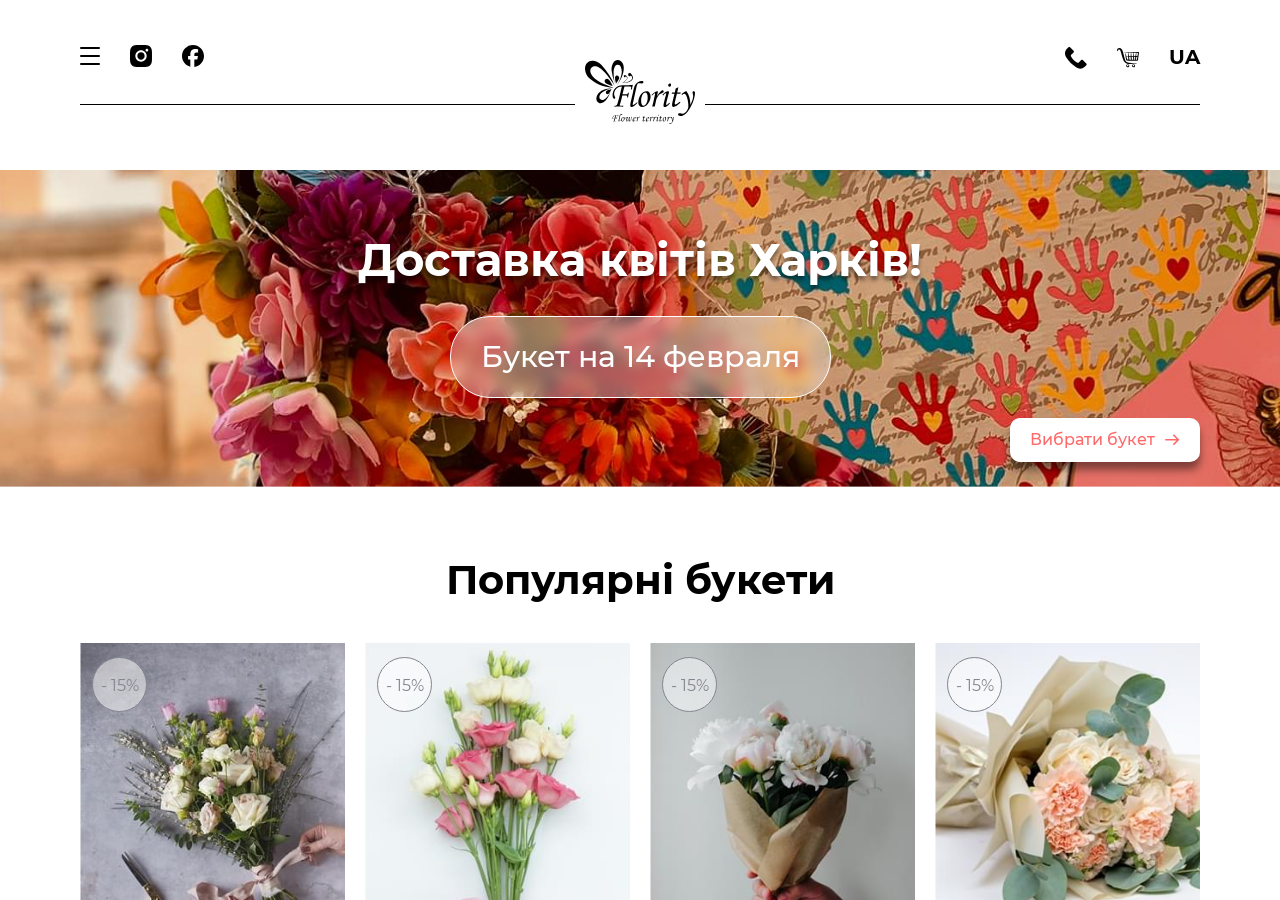
<file: index.html>
<!DOCTYPE html>
<html lang="en" class="">

<head>
	<title>Home</title>
	<meta charset="UTF-8">
	<meta name="format-detection" content="telephone=no">
	<!-- <style>body{opacity: 0;}</style> -->
	<link rel="stylesheet" href="css/style.min.css?_v=20260427140542">
	<link rel="shortcut icon" href="favicon.ico">
	<!-- <meta name="robots" content="noindex, nofollow"> -->
	<meta name="viewport" content="width=device-width, initial-scale=1.0">
</head>

<body class="main">
	<div class="wrapper">
		<header class="header">
			<div class="_container">
				<div class="header__body">
					<div class="header__column">
						<div class="header__burger">
							<span></span>
							<span></span>
							<span></span>
						</div>

						<a href="#" class="header__link">
							<svg width="22" height="22" viewBox="0 0 22 22" fill="none" xmlns="http://www.w3.org/2000/svg">
								<path d="M11.0064 0C8.01837 0 7.64432 0.0128931 6.47059 0.0644657C5.30115 0.116038 4.49717 0.305138 3.80066 0.575894C3.07407 0.859543 2.45925 1.23344 1.84874 1.84802C1.23393 2.45829 0.859879 3.07287 0.576119 3.79488C0.305257 4.49541 0.116084 5.29478 0.0644909 6.46376C0.0128982 7.64134 0 8.01524 0 11.0021C0 13.9891 0.0128982 14.363 0.0644909 15.5362C0.116084 16.7052 0.305257 17.5089 0.576119 18.2051C0.859879 18.9314 1.23393 19.546 1.84874 20.1563C2.45925 20.7666 3.07407 21.1448 3.79637 21.4241C4.49717 21.6949 5.29685 21.884 6.46629 21.9355C7.64002 21.9871 8.01407 22 11.0021 22C13.9902 22 14.3643 21.9871 15.538 21.9355C16.7074 21.884 17.5114 21.6949 18.2079 21.4241C18.9302 21.1448 19.545 20.7666 20.1556 20.1563C20.7661 19.546 21.1444 18.9314 21.4239 18.2094C21.6947 17.5089 21.8839 16.7095 21.9355 15.5405C21.9871 14.3673 22 13.9934 22 11.0064C22 8.01954 21.9871 7.64563 21.9355 6.47236C21.8839 5.30338 21.6947 4.49971 21.4239 3.80348C21.153 3.07287 20.779 2.45829 20.1642 1.84802C19.5536 1.23774 18.9388 0.859543 18.2165 0.580191C17.5157 0.309435 16.716 0.120336 15.5466 0.0687634C14.3686 0.0128932 13.9945 0 11.0064 0Z" />
								<path d="M11.0065 5.35059C7.88513 5.35059 5.35278 7.88194 5.35278 11.0021C5.35278 14.1222 7.88513 16.6536 11.0065 16.6536C14.1278 16.6536 16.6602 14.1222 16.6602 11.0021C16.6602 7.88194 14.1278 5.35059 11.0065 5.35059ZM11.0065 14.668C8.98147 14.668 7.3391 13.0263 7.3391 11.0021C7.3391 8.97786 8.98147 7.33613 11.0065 7.33613C13.0315 7.33613 14.6739 8.97786 14.6739 11.0021C14.6739 13.0263 13.0315 14.668 11.0065 14.668Z" fill="white" />
								<path d="M18.2038 5.12702C18.2038 5.85763 17.6105 6.44642 16.8839 6.44642C16.153 6.44642 15.564 5.85333 15.564 5.12702C15.564 4.3964 16.1573 3.80762 16.8839 3.80762C17.6105 3.80762 18.2038 4.4007 18.2038 5.12702Z" fill="white" />
							</svg>
						</a>

						<a href="#" class="header__link">
							<svg width="22" height="22" viewBox="0 0 22 22" fill="none" xmlns="http://www.w3.org/2000/svg">
								<path d="M10.9998 0C4.92482 0 0 4.94301 0 11.0404C0 16.2179 3.55161 20.5625 8.34267 21.7558V14.4144H6.07452V11.0404H8.34267V9.58661C8.34267 5.82889 10.0371 4.08716 13.7128 4.08716C14.4097 4.08716 15.6122 4.2245 16.1041 4.3614V7.4196C15.8445 7.39221 15.3935 7.37853 14.8334 7.37853C13.0299 7.37853 12.333 8.06435 12.333 9.84716V11.0404H15.9259L15.3086 14.4144H12.333V22C17.7796 21.3398 22 16.6851 22 11.0404C21.9996 4.94301 17.0747 0 10.9998 0Z" />
							</svg>
						</a>
					</div>

					<div class="header__logo">
						<a href="index.html"><img src="img/logo.svg" alt="Flority"></a>
					</div>

					<div class="header__column">
						<a href="tel:380660000000" class="header__link">
							<svg width="20" height="20" viewBox="0 0 20 20" fill="none" xmlns="http://www.w3.org/2000/svg">
								<path d="M1.75751 1.69566L3.16025 0.292922C3.55077 -0.0976021 4.18394 -0.0976028 4.57446 0.292921L7.79183 3.51029C8.18235 3.90081 8.18235 4.53398 7.79183 4.9245L5.60475 7.11157C5.25868 7.45765 5.17288 7.98635 5.39176 8.4241C6.65706 10.9547 8.709 13.0066 11.2396 14.2719C11.6773 14.4908 12.206 14.405 12.5521 14.0589L14.7392 11.8719C15.1297 11.4813 15.7629 11.4813 16.1534 11.8719L19.3708 15.0892C19.7613 15.4798 19.7613 16.1129 19.3708 16.5034L17.968 17.9062C15.8567 20.0175 12.5141 20.2551 10.1254 18.4636L7.65382 16.6099C5.91029 15.3022 4.36147 13.7534 3.05382 12.0099L1.20014 9.53831C-0.591397 7.14958 -0.353846 3.80702 1.75751 1.69566Z" />
							</svg>
						</a>

						<a href="basket.html" class="header__link">
							<svg width="25" height="23" viewBox="0 0 25 23" fill="none" xmlns="http://www.w3.org/2000/svg">
								<path d="M18.5812 18.1425L14.183 18.2022C13.2606 18.2147 12.3851 18.1031 11.4917 17.92C8.99579 17.4085 7.82617 15.4957 6.98741 13.2699C6.55721 12.1282 6.16711 11.0234 5.83458 9.84287L4.12343 3.76761C3.94363 3.12925 3.60828 2.5521 3.12494 2.15522C2.66247 1.77555 2.07651 1.76142 1.62545 2.12654C0.935568 2.68497 0.820274 3.83113 0.439247 3.7769C0.0921669 3.72751 -0.0612964 2.75458 0.022397 2.23522C0.249803 0.824838 1.48586 -0.118003 2.91543 0.0119433C4.59738 0.164834 5.9006 1.70891 6.31698 3.2108L7.31269 6.80289L8.55208 11.547C8.82465 12.5904 9.14545 13.5791 9.6195 14.532C10.0403 15.378 10.6912 16.0177 11.5703 16.3469C12.1953 16.5809 12.804 16.7472 13.4802 16.839C15.6002 17.1265 17.6874 17.3957 19.8273 17.4526L21.8177 17.5054C22.06 17.5118 22.2849 17.6052 22.4875 17.7469C22.3479 17.8445 22.1954 17.911 22.0318 17.9321C20.8776 18.0811 19.7575 18.1266 18.5812 18.1425Z" />
								<path d="M19.1905 20.8876C19.4938 20.7344 19.6414 20.4723 19.636 20.1809C19.6308 19.9035 19.4873 19.6583 19.2237 19.5098C18.9418 19.3511 18.623 19.3408 18.321 19.4967C18.1021 19.6096 17.8889 19.8578 17.877 20.1599C17.8642 20.4805 18.0623 20.7423 18.2847 20.869C18.5717 21.0328 18.8969 21.036 19.1905 20.8876ZM20.2667 21.3477C19.5578 22.2095 18.2495 22.24 17.4839 21.4713C16.8313 20.8161 16.8934 19.8001 17.588 19.2081C18.3057 18.5965 19.3727 18.6013 20.077 19.2291C20.6944 19.7794 20.8188 20.6765 20.2667 21.3477Z" />
								<path d="M13.0521 20.2327C13.0746 19.8877 12.8522 19.636 12.6372 19.5112C12.3651 19.3533 12.0695 19.3501 11.7948 19.4646C11.5033 19.5863 11.3082 19.8574 11.291 20.1353C11.2715 20.4505 11.4399 20.7208 11.7236 20.876C11.9956 21.0248 12.3098 21.0444 12.6129 20.8874C12.8097 20.7856 13.0309 20.5591 13.0521 20.2327ZM13.5896 21.4505C12.9015 22.1662 11.7988 22.1971 11.0449 21.6053C10.2932 21.0152 10.2353 19.9304 10.9284 19.2733C11.6277 18.6105 12.7125 18.5803 13.4541 19.1963C14.1414 19.7671 14.234 20.7803 13.5896 21.4505Z" />
								<path d="M20.642 13.3871C20.5658 12.3701 20.6473 11.499 20.745 10.4853L19.4509 10.4937L19.4869 11.3573C19.5158 12.049 19.5331 12.6953 19.4162 13.3905L20.642 13.3871ZM18.4972 13.3818C18.4032 12.6845 18.3713 12.2024 18.3506 11.6176C18.3313 11.2467 18.3329 10.8556 18.3622 10.4886L16.613 10.4319L16.7215 11.675C16.7722 12.256 16.7775 12.7954 16.706 13.3961L18.4972 13.3818ZM21.5662 13.4225L22.6578 13.3826L23.0591 10.3245L21.8338 10.4487L21.7908 11.7148C21.7709 12.2999 21.6746 12.8463 21.5662 13.4225ZM15.7876 13.4119L15.5814 11.911L15.5168 10.3898L13.7103 10.2754L13.9349 11.7903C14.0136 12.3206 14.019 12.8404 14.0137 13.387L15.7876 13.4119ZM13.0692 13.3268C12.8149 12.2218 12.6972 11.2466 12.6313 10.1666L10.7609 9.99288C11.0276 11.084 11.2852 12.0581 11.5985 13.064C11.5815 13.1079 11.5697 13.2085 11.6007 13.2062C11.6317 13.2039 11.714 13.1799 11.7511 13.1839L13.0692 13.3268ZM23.2 9.43617C23.3567 8.40083 23.4962 7.49052 23.7074 6.54158C23.8035 6.2832 23.8545 6.02831 23.8532 5.75147L22.012 5.61882L21.9352 7.46017L21.8714 9.33246L23.2 9.43617ZM21.1934 7.59002L21.6515 5.59149L19.1741 5.45862L19.2098 6.16066L19.3778 9.37694L20.9026 9.319C20.9917 8.74061 21.0586 8.17785 21.1934 7.59002ZM18.6933 6.55045L18.8506 5.43907L16.1387 5.3195L16.5172 9.47737L18.3976 9.40489C18.4491 8.43211 18.5294 7.52515 18.6933 6.55045ZM15.5939 7.76298L15.8414 5.32216L14.4679 5.25886L12.904 5.21083L13.0655 6.16118L13.6011 9.58567L15.5138 9.51502L15.5939 7.76298ZM10.4923 13.689C10.2003 12.7702 10 11.871 9.85217 10.9315C9.66069 9.71427 9.49445 8.53281 9.41066 7.30473C9.37926 6.8446 9.32508 6.42368 9.51703 5.96537C9.68734 6.19575 9.7873 6.41023 9.86568 6.65927C10.1784 7.65358 10.4354 8.65248 10.6864 9.67328L12.6011 9.60909C12.5216 8.51012 12.5258 7.48823 12.5929 6.42097L12.6451 5.20103C11.1056 5.15154 9.61288 5.14304 8.0896 5.17985C7.83649 5.18596 7.57613 5.34547 7.34888 5.08646C8.13283 4.93451 8.88399 4.87053 9.65756 4.83111L11.9236 4.71576L19.9849 4.69751L23.5815 4.74882C24.0414 4.75539 25.1018 4.67571 24.992 5.43438L24.2098 10.8387C24.0819 11.7226 23.965 12.5566 23.9035 13.4397C23.8665 13.9726 23.6439 14.4216 23.0815 14.5683C22.7222 14.662 22.3106 14.7071 21.9164 14.7086L19.5705 14.7177L13.854 14.7255C12.9672 14.7267 12.1346 14.586 11.2827 14.3991C10.897 14.3144 10.6242 14.104 10.4923 13.689Z" />
							</svg>
						</a>

						<a href="#" class="header__lang">UA</a>
					</div>
				</div>
			</div>
		</header>

		<div class="menu">
			<div class="menu__header">
				<div class="menu__close">
					<svg width="20" height="20" viewBox="0 0 20 20" fill="none" xmlns="http://www.w3.org/2000/svg">
						<path d="M19 1L1 19" stroke-width="2" stroke-linecap="round" stroke-linejoin="round" />
						<path d="M1 1L19 19" stroke-width="2" stroke-linecap="round" stroke-linejoin="round" />
					</svg>
				</div>
			</div>

			<div class="menu__content">
				<nav class="menu__list">
					<a href="#" class="menu__link">Доставка квітів</a>
					<a href="category.html" class="menu__link">Категорії товарів</a>
					<a href="#" class="menu__link">Акції</a>
					<a href="feedback.html" class="menu__link">Відгуки</a>
					<a href="contact.html" class="menu__link">Контакти</a>
					<a href="info.html" class="menu__link">Як зробити замовлення</a>
				</nav>

				<div class="menu__socials">
					<a href="#" class="menu__social">
						<svg width="22" height="22" viewBox="0 0 22 22" fill="none" xmlns="http://www.w3.org/2000/svg">
							<path d="M11.0064 0C8.01837 0 7.64432 0.0128931 6.47059 0.0644657C5.30115 0.116038 4.49717 0.305138 3.80066 0.575894C3.07407 0.859543 2.45925 1.23344 1.84874 1.84802C1.23393 2.45829 0.859879 3.07287 0.576119 3.79488C0.305257 4.49541 0.116084 5.29478 0.0644909 6.46376C0.0128982 7.64134 0 8.01524 0 11.0021C0 13.9891 0.0128982 14.363 0.0644909 15.5362C0.116084 16.7052 0.305257 17.5089 0.576119 18.2051C0.859879 18.9314 1.23393 19.546 1.84874 20.1563C2.45925 20.7666 3.07407 21.1448 3.79637 21.4241C4.49717 21.6949 5.29685 21.884 6.46629 21.9355C7.64002 21.9871 8.01407 22 11.0021 22C13.9902 22 14.3643 21.9871 15.538 21.9355C16.7074 21.884 17.5114 21.6949 18.2079 21.4241C18.9302 21.1448 19.545 20.7666 20.1556 20.1563C20.7661 19.546 21.1444 18.9314 21.4239 18.2094C21.6947 17.5089 21.8839 16.7095 21.9355 15.5405C21.9871 14.3673 22 13.9934 22 11.0064C22 8.01954 21.9871 7.64563 21.9355 6.47236C21.8839 5.30338 21.6947 4.49971 21.4239 3.80348C21.153 3.07287 20.779 2.45829 20.1642 1.84802C19.5536 1.23774 18.9388 0.859543 18.2165 0.580191C17.5157 0.309435 16.716 0.120336 15.5466 0.0687634C14.3686 0.0128932 13.9945 0 11.0064 0Z" />
							<path d="M11.0065 5.35059C7.88513 5.35059 5.35278 7.88194 5.35278 11.0021C5.35278 14.1222 7.88513 16.6536 11.0065 16.6536C14.1278 16.6536 16.6602 14.1222 16.6602 11.0021C16.6602 7.88194 14.1278 5.35059 11.0065 5.35059ZM11.0065 14.668C8.98147 14.668 7.3391 13.0263 7.3391 11.0021C7.3391 8.97786 8.98147 7.33613 11.0065 7.33613C13.0315 7.33613 14.6739 8.97786 14.6739 11.0021C14.6739 13.0263 13.0315 14.668 11.0065 14.668Z" fill="white" />
							<path d="M18.2038 5.12702C18.2038 5.85763 17.6105 6.44642 16.8839 6.44642C16.153 6.44642 15.564 5.85333 15.564 5.12702C15.564 4.3964 16.1573 3.80762 16.8839 3.80762C17.6105 3.80762 18.2038 4.4007 18.2038 5.12702Z" fill="white" />
						</svg>
					</a>
					<a href="#" class="menu__social">
						<svg width="22" height="22" viewBox="0 0 22 22" fill="none" xmlns="http://www.w3.org/2000/svg">
							<path d="M10.9998 0C4.92482 0 0 4.94301 0 11.0404C0 16.2179 3.55161 20.5625 8.34267 21.7558V14.4144H6.07452V11.0404H8.34267V9.58661C8.34267 5.82889 10.0371 4.08716 13.7128 4.08716C14.4097 4.08716 15.6122 4.2245 16.1041 4.3614V7.4196C15.8445 7.39221 15.3935 7.37853 14.8334 7.37853C13.0299 7.37853 12.333 8.06435 12.333 9.84716V11.0404H15.9259L15.3086 14.4144H12.333V22C17.7796 21.3398 22 16.6851 22 11.0404C21.9996 4.94301 17.0747 0 10.9998 0Z" />
						</svg>
					</a>
				</div>
			</div>
		</div>


		<main class="page">
			<section class="main-banner">
				<img src="img/main.jpg" alt="Image" class="main-banner__image">

				<div class="_container">
					<h2 class="main-banner__title">Доставка квітів Харків!</h2>
					<div class="main-banner__info">Букет на 14 февраля</div>
					<a href="#" class="main-banner__button">
						<span>Вибрати букет</span>
						<svg width="18" height="14" viewBox="0 0 18 14" fill="none" xmlns="http://www.w3.org/2000/svg">
							<path d="M16 6.70709L16.7071 5.99999L17.4142 6.70709L16.7071 7.4142L16 6.70709ZM1 7.70709C0.447715 7.70709 0 7.25938 0 6.70709C0 6.15481 0.447715 5.70709 1 5.70709V6.70709V7.70709ZM10 0.707092L10.7071 -1.44839e-05L16.7071 5.99999L16 6.70709L15.2929 7.4142L9.29289 1.4142L10 0.707092ZM16 6.70709L16.7071 7.4142L10.7071 13.4142L10 12.7071L9.29289 12L15.2929 5.99999L16 6.70709ZM16 6.70709V7.70709H1V6.70709V5.70709H16V6.70709Z" />
						</svg>
					</a>
				</div>
			</section>

			<section class="products section">
				<div class="_container">
					<h2 class="products__title section__title big">Популярні букети</h2>

					<div class="products__body products__body-slider swiper">
						<div class="swiper-wrapper">
							<div class="products__item swiper-slide">
								<div class="products__item-promotion">- 15%</div>

								<a href="product.html" class="products__item-image">
									<img src="img/product/image01.jpg" alt="Image">
								</a>

								<a href="product.html" class="products__item-title">Квіти в кошику «Для своєї самої коханої»</a>

								<div class="products__item-cost">12983, 00<span>₴</span></div>

								<div class="products__item-actions">
									<button class="products__item-btn">У кошик</button>
									<a href="#" class="products__item-btn modal-cart-open">Купити в 1 клік</a>
								</div>
							</div>

							<div class="products__item swiper-slide">
								<div class="products__item-promotion">- 15%</div>

								<a href="product.html" class="products__item-image">
									<img src="img/product/image02.jpg" alt="Image">
								</a>

								<a href="product.html" class="products__item-title">Квіти в кошику «Для своєї самої коханої»</a>

								<div class="products__item-cost">12983, 00<span>₴</span></div>

								<div class="products__item-actions">
									<button class="products__item-btn">У кошик</button>
									<button class="products__item-btn modal-cart-open">Купити в 1 клік</button>
								</div>
							</div>

							<div class="products__item swiper-slide">
								<div class="products__item-promotion">- 15%</div>

								<a href="product.html" class="products__item-image">
									<img src="img/product/image03.jpg" alt="Image">
								</a>

								<a href="product.html" class="products__item-title">Квіти в кошику «Для своєї самої коханої»</a>

								<div class="products__item-cost">12983, 00<span>₴</span></div>

								<div class="products__item-actions">
									<button class="products__item-btn">У кошик</button>
									<button class="products__item-btn modal-cart-open">Купити в 1 клік</button>
								</div>
							</div>

							<div class="products__item swiper-slide">
								<div class="products__item-promotion">- 15%</div>

								<a href="product.html" class="products__item-image">
									<img src="img/product/image04.jpg" alt="Image">
								</a>

								<a href="product.html" class="products__item-title">Квіти в кошику «Для своєї самої коханої»</a>

								<div class="products__item-cost">12983, 00<span>₴</span></div>

								<div class="products__item-actions">
									<button class="products__item-btn">У кошик</button>
									<button class="products__item-btn modal-cart-open">Купити в 1 клік</button>
								</div>
							</div>

							<div class="products__item swiper-slide">
								<div class="products__item-promotion">- 15%</div>

								<a href="product.html" class="products__item-image">
									<img src="img/product/image05.jpg" alt="Image">
								</a>

								<a href="product.html" class="products__item-title">Квіти в кошику «Для своєї самої коханої»</a>

								<div class="products__item-cost">12983, 00<span>₴</span></div>

								<div class="products__item-actions">
									<button class="products__item-btn">У кошик</button>
									<button class="products__item-btn modal-cart-open">Купити в 1 клік</button>
								</div>
							</div>

							<div class="products__item swiper-slide">
								<div class="products__item-promotion">- 15%</div>

								<a href="product.html" class="products__item-image">
									<img src="img/product/image06.jpg" alt="Image">
								</a>

								<a href="product.html" class="products__item-title">Квіти в кошику «Для своєї самої коханої»</a>

								<div class="products__item-cost">12983, 00<span>₴</span></div>

								<div class="products__item-actions">
									<button class="products__item-btn">У кошик</button>
									<button class="products__item-btn modal-cart-open">Купити в 1 клік</button>
								</div>
							</div>

							<div class="products__item swiper-slide">
								<div class="products__item-promotion">- 15%</div>

								<a href="product.html" class="products__item-image">
									<img src="img/product/image07.jpg" alt="Image">
								</a>

								<a href="product.html" class="products__item-title">Квіти в кошику «Для своєї самої коханої»</a>

								<div class="products__item-cost">12983, 00<span>₴</span></div>

								<div class="products__item-actions">
									<button class="products__item-btn">У кошик</button>
									<button class="products__item-btn modal-cart-open">Купити в 1 клік</button>
								</div>
							</div>

							<div class="products__item swiper-slide">
								<div class="products__item-promotion">- 15%</div>

								<a href="product.html" class="products__item-image">
									<img src="img/product/image08.jpg" alt="Image">
								</a>

								<a href="product.html" class="products__item-title">Квіти в кошику «Для своєї самої коханої»</a>

								<div class="products__item-cost">12983, 00<span>₴</span></div>

								<div class="products__item-actions">
									<button class="products__item-btn">У кошик</button>
									<button class="products__item-btn modal-cart-open">Купити в 1 клік</button>
								</div>
							</div>
						</div>

						<div class="products__pagination"></div>
					</div>
				</div>
			</section>

			<section class="products section">
				<div class="_container">
					<h2 class="products__title section__title">Новинки</h2>

					<div class="products__body products__body-slider swiper">
						<div class="swiper-wrapper">
							<div class="products__item swiper-slide">
								<div class="products__item-promotion">- 15%</div>

								<a href="product.html" class="products__item-image">
									<img src="img/product/image01.jpg" alt="Image">
								</a>

								<a href="product.html" class="products__item-title">Квіти в кошику «Для своєї самої коханої»</a>

								<div class="products__item-cost">12983, 00<span>₴</span></div>

								<div class="products__item-actions">
									<button class="products__item-btn">У кошик</button>
									<a href="#" class="products__item-btn modal-cart-open">Купити в 1 клік</a>
								</div>
							</div>

							<div class="products__item swiper-slide">
								<div class="products__item-promotion">- 15%</div>

								<a href="product.html" class="products__item-image">
									<img src="img/product/image02.jpg" alt="Image">
								</a>

								<a href="product.html" class="products__item-title">Квіти в кошику «Для своєї самої коханої»</a>

								<div class="products__item-cost">12983, 00<span>₴</span></div>

								<div class="products__item-actions">
									<button class="products__item-btn">У кошик</button>
									<button class="products__item-btn modal-cart-open">Купити в 1 клік</button>
								</div>
							</div>

							<div class="products__item swiper-slide">
								<div class="products__item-promotion">- 15%</div>

								<a href="product.html" class="products__item-image">
									<img src="img/product/image03.jpg" alt="Image">
								</a>

								<a href="product.html" class="products__item-title">Квіти в кошику «Для своєї самої коханої»</a>

								<div class="products__item-cost">12983, 00<span>₴</span></div>

								<div class="products__item-actions">
									<button class="products__item-btn">У кошик</button>
									<button class="products__item-btn modal-cart-open">Купити в 1 клік</button>
								</div>
							</div>

							<div class="products__item swiper-slide">
								<div class="products__item-promotion">- 15%</div>

								<a href="product.html" class="products__item-image">
									<img src="img/product/image04.jpg" alt="Image">
								</a>

								<a href="product.html" class="products__item-title">Квіти в кошику «Для своєї самої коханої»</a>

								<div class="products__item-cost">12983, 00<span>₴</span></div>

								<div class="products__item-actions">
									<button class="products__item-btn">У кошик</button>
									<button class="products__item-btn modal-cart-open">Купити в 1 клік</button>
								</div>
							</div>

							<div class="products__item swiper-slide">
								<div class="products__item-promotion">- 15%</div>

								<a href="product.html" class="products__item-image">
									<img src="img/product/image05.jpg" alt="Image">
								</a>

								<a href="product.html" class="products__item-title">Квіти в кошику «Для своєї самої коханої»</a>

								<div class="products__item-cost">12983, 00<span>₴</span></div>

								<div class="products__item-actions">
									<button class="products__item-btn">У кошик</button>
									<button class="products__item-btn modal-cart-open">Купити в 1 клік</button>
								</div>
							</div>

							<div class="products__item swiper-slide">
								<div class="products__item-promotion">- 15%</div>

								<a href="product.html" class="products__item-image">
									<img src="img/product/image06.jpg" alt="Image">
								</a>

								<a href="product.html" class="products__item-title">Квіти в кошику «Для своєї самої коханої»</a>

								<div class="products__item-cost">12983, 00<span>₴</span></div>

								<div class="products__item-actions">
									<button class="products__item-btn">У кошик</button>
									<button class="products__item-btn modal-cart-open">Купити в 1 клік</button>
								</div>
							</div>

							<div class="products__item swiper-slide">
								<div class="products__item-promotion">- 15%</div>

								<a href="product.html" class="products__item-image">
									<img src="img/product/image07.jpg" alt="Image">
								</a>

								<a href="product.html" class="products__item-title">Квіти в кошику «Для своєї самої коханої»</a>

								<div class="products__item-cost">12983, 00<span>₴</span></div>

								<div class="products__item-actions">
									<button class="products__item-btn">У кошик</button>
									<button class="products__item-btn modal-cart-open">Купити в 1 клік</button>
								</div>
							</div>

							<div class="products__item swiper-slide">
								<div class="products__item-promotion">- 15%</div>

								<a href="product.html" class="products__item-image">
									<img src="img/product/image08.jpg" alt="Image">
								</a>

								<a href="product.html" class="products__item-title">Квіти в кошику «Для своєї самої коханої»</a>

								<div class="products__item-cost">12983, 00<span>₴</span></div>

								<div class="products__item-actions">
									<button class="products__item-btn">У кошик</button>
									<button class="products__item-btn modal-cart-open">Купити в 1 клік</button>
								</div>
							</div>
						</div>

						<div class="products__pagination"></div>
					</div>
				</div>
			</section>

			<section class="category section">
				<div class="_container">
					<h2 class="category__title section__title withSub">Категорії товарів</h2>
					<a href="category.html" class="category__subtitle section__subtitle">
						<span>Переглянути всі категорії</span>
						<svg width="24" height="24" viewBox="0 0 24 24" fill="none" xmlns="http://www.w3.org/2000/svg">
							<path d="M4 6C4 4.89543 4.89543 4 6 4H18C19.1046 4 20 4.89543 20 6V18C20 19.1046 19.1046 20 18 20H6C4.89543 20 4 19.1046 4 18V13H11.5859L8.29297 16.293L9.70703 17.707L15.4141 12L9.70703 6.29297L8.29297 7.70703L11.5859 11H4V6Z" />
						</svg>
					</a>

					<div class="category__body">
						<a href="products.html" class="category__item">
							<img src="img/category/image01.jpg" alt="" class="category__item-image">
							<div class="category__item-title">Букети з троянд</div>
						</a>
						<a href="products.html" class="category__item">
							<img src="img/category/image02.jpg" alt="" class="category__item-image">
							<div class="category__item-title">Букети з 101 Троянди</div>
						</a>
						<a href="products.html" class="category__item">
							<img src="img/category/image03.jpg" alt="" class="category__item-image">
							<div class="category__item-title">Букети з піоновидних троянд</div>
						</a>
						<a href="products.html" class="category__item">
							<img src="img/category/image04.jpg" alt="" class="category__item-image">
							<div class="category__item-title">Букети мікс</div>
						</a>
					</div>
				</div>
			</section>

			<div class="about">
				<div class="_container">
					<div class="about__body">
						<div class="about__item">
							<img src="img/icon/about/icon01.svg" alt="" class="about__item-icon">
							<div class="about__item-text">100% Якість та свіжість квітів</div>
						</div>
						<div class="about__item">
							<img src="img/icon/about/icon02.svg" alt="" class="about__item-icon">
							<div class="about__item-text">Доставка квітів по місту та області</div>
						</div>
						<div class="about__item">
							<img src="img/icon/about/icon03.svg" alt="" class="about__item-icon">
							<div class="about__item-text">Безкоштовна листівка до букету</div>
						</div>
						<div class="about__item">
							<img src="img/icon/about/icon04.svg" alt="" class="about__item-icon">
							<div class="about__item-text">Виконуємо доставку на протязі 2х - 3х годин</div>
						</div>
					</div>
				</div>
			</div>

			<section class="category section">
				<div class="_container">
					<h2 class="category__title section__title withSub">Новини</h2>
					<a href="#" class="category__subtitle section__subtitle">
						<span>Читати всі новини</span>
						<svg width="24" height="24" viewBox="0 0 24 24" fill="none" xmlns="http://www.w3.org/2000/svg">
							<path d="M4 6C4 4.89543 4.89543 4 6 4H18C19.1046 4 20 4.89543 20 6V18C20 19.1046 19.1046 20 18 20H6C4.89543 20 4 19.1046 4 18V13H11.5859L8.29297 16.293L9.70703 17.707L15.4141 12L9.70703 6.29297L8.29297 7.70703L11.5859 11H4V6Z" />
						</svg>
					</a>

					<div class="category__body">
						<a href="products.html" class="category__item">
							<img src="img/category/image05.jpg" alt="" class="category__item-image">
							<div class="category__item-title">Червоні троянди для нашого проводу</div>
						</a>
						<a href="products.html" class="category__item">
							<img src="img/category/image06.jpg" alt="" class="category__item-image">
							<div class="category__item-title">Як зібрати букет</div>
						</a>
						<a href="products.html" class="category__item">
							<img src="img/category/image07.jpg" alt="" class="category__item-image">
							<div class="category__item-title">Що таке білі троянди</div>
						</a>
						<a href="products.html" class="category__item">
							<img src="img/category/image08.jpg" alt="" class="category__item-image">
							<div class="category__item-title">Що таке жоржина</div>
						</a>
					</div>
				</div>
			</section>

			<div class="info">
				<div class="_container">
					<div class="info__body">
						<h2>Текст для SEO</h2>
						<p><a href="#">Lorem Ipsum</a> - це текст-"риба", що використовується в друкарстві та дизайні. Lorem Ipsum є, фактично, стандартною "рибою" аж з XVI сторіччя, коли невідомий друкар взяв шрифтову гранку та склав на ній підбірку зразків шрифтів. "Риба" не тільки успішно пережила п'ять століть, але й прижилася в електронному верстуванні, залишаючись по суті незмінною. Вона популяризувалась в 60-их роках минулого сторіччя завдяки виданню зразків шрифтів Letraset, які містили уривки з Lorem Ipsum, і вдруге - нещодавно завдяки програмам комп'ютерного верстування на кшталт Aldus Pagemaker, які використовували різні версії Lorem Ipsum.</p>
						<blockquote>Звідки він походить?На відміну від поширеної думки Lorem Ipsum не є випадковим набором літер. Він походить з уривку класичної латинської літератури 45 року до н.е., тобто має більш як 2000-річну історію.</blockquote>
						<p>верстуванні, залишаючись по суті незмінною. Вона популяризувалась в 60-их роках минулого сторіччя завдяки виданню зразків шрифтів Letraset, які містили уривки з Lorem Ipsum, і вдруге - нещодавно завдяки програмам комп'ютерного верстування на кшталт Aldus Pagemaker, які використовували різні версії Lorem Ipsum.</p>
						<ul>
							<li>Позиція у списку Letraset</li>
							<li>Позиція у списку Letraset</li>
						</ul>
						<p>Lorem Ipsum, і в 60-их роках минулого сторіччя завдяки виданню зразків шрифтів Letraset, які містили уривки з Lorem Ipsum, і вдруге - нещодавно завдяки програмам комп'ютерного вдруге - нещодавно завдяки програмам комп'ютерного верстування на кшталт Aldus Pagemaker, які використовували різні версії Lorem Ipsum.</p>
						<ol>
							<li>Позиція у списку Letraset</li>
							<li>Позиція у списку Letraset</li>
						</ol>
						<table>
							<tr>
								<th>Table column name</th>
								<th>Table column name</th>
								<th>Table column name</th>
								<th>Table column name</th>
							</tr>
							<tr>
								<td>Table Content</td>
								<td>Here is also the content of the table</td>
								<td>Here is also the content of the table</td>
								<td>Table Content</td>
							</tr>
							<tr>
								<td>Table Content</td>
								<td>Here is also the content of the table</td>
								<td>Here is also the content of the table</td>
								<td>Table Content</td>
							</tr>
							<tr>
								<td>Table Content</td>
								<td>Here is also the content of the table</td>
								<td>Here is also the content of the table</td>
								<td>Table Content</td>
							</tr>
							<tr>
								<td>Table Content</td>
								<td>Here is also the content of the table</td>
								<td>Here is also the content of the table</td>
								<td>Table Content</td>
							</tr>
						</table>
						<h1>H1 Heading — 40 px</h1>
						<h2>H2 Heading — 28 px</h2>
						<h3>H3 Heading — 24 px</h3>
						<h4>H4 Heading — 22 px</h4>
						<h5>H5 Heading — 20 px</h5>
						<h6>H6 Heading — 18 px</h6>
					</div>
				</div>
			</div>
		</main>

		<div aria-hidden="true" class="popup">
			<div class="popup__wrapper">
				<form class="popup__content" novalidate>
					<h3 class="popup__title">Швидке замовлення</h3>

					<div class="popup__product">
						<div class="popup__product-title">Товар:</div>
						<div class="popup__product-name">Товар Букет 19 білих троянд</div>
					</div>

					<div class="popup__quantity">
						<div class="popup__quantity-title">Кількість:</div>

						<div data-quantity class="quantity">
							<button data-quantity-minus type="button" class="quantity__button quantity__button_minus"></button>
							<div class="quantity__input">
								<input data-quantity-value type="number" name="quantity" value="1" min="1">
							</div>
							<button data-quantity-plus type="button" class="quantity__button quantity__button_plus"></button>
						</div>
					</div>

					<div class="popup__cost">
						<div class="popup__cost-title">Сума:</div>
						<div class="popup__cost-total">12983, 00<span>₴</span></div>
					</div>

					<div class="popup__input-block">
						<div class="popup__input-row">
							<div class="popup__input-name">Ваше ім’я<span>*</span></div>
							<input type="text" name="name" placeholder="" class="popup__input input" autocomplete="off" required>
						</div>

						<div class="popup__input-row">
							<div class="popup__input-name">Ваш телефон<span>*</span></div>
							<input type="tel" name="phone" placeholder="Телефон" class="popup__input input" autocomplete="off" required>
						</div>
					</div>

					<div class="popup__button button">
						<input type="submit">
						<span>Замовити зараз</span>
					</div>
				</form>
			</div>
		</div>
		<footer class="footer">
			<div class="_container">
				<div class="footer__body">
					<a href="index.html" class="footer__logo">
						<img src="img/logo.svg" alt="Image">
					</a>

					<div class="footer__info">
						<h3 class="footer__title">Інформація</h3>
						<div class="footer__info-list">
							<a href="#" class="footer__info-item">Доставка та оплата</a>
							<a href="#" class="footer__info-item">Мапа сайту</a>
							<a href="#" class="footer__info-item">Договір публічна оферта</a>
						</div>
					</div>

					<div class="footer__contacts">
						<h3 class="footer__title">Контакти</h3>
						<div class="footer__contacts-body">
							<div class="footer__phones">
								<a href="tel:380635700335" class="footer__phone">+38 (063) <span>57 00 335</span></a>
								<a href="tel:380679603336" class="footer__phone">+38 (067) <span>96 03 336</span></a>
								<a href="tel:380994944490" class="footer__phone">+38 (099) <span>49 44 490</span></a>
							</div>

							<div class="footer__messanger">
								<div class="footer__messanger-title">Viber, Telegram, WhatsApp: </div>
								<div class="footer__messanger-number">+38 (099) <span>49 44 490</span></div>
							</div>
							<div class="footer__socials">
								<a href="#" class="footer__social">
									<svg width="22" height="22" viewBox="0 0 22 22" fill="none" xmlns="http://www.w3.org/2000/svg">
										<path d="M10.9998 0C4.92482 0 0 4.94301 0 11.0404C0 16.2179 3.55161 20.5625 8.34267 21.7558V14.4144H6.07452V11.0404H8.34267V9.58661C8.34267 5.82889 10.0371 4.08716 13.7128 4.08716C14.4097 4.08716 15.6122 4.2245 16.1041 4.3614V7.4196C15.8445 7.39221 15.3935 7.37853 14.8334 7.37853C13.0299 7.37853 12.333 8.06435 12.333 9.84716V11.0404H15.9259L15.3086 14.4144H12.333V22C17.7796 21.3398 22 16.6851 22 11.0404C21.9996 4.94301 17.0747 0 10.9998 0Z" />
									</svg>
									<span>Facebook</span>
								</a>
								<a href="#" class="footer__social">
									<svg width="22" height="22" viewBox="0 0 22 22" fill="none" xmlns="http://www.w3.org/2000/svg">
										<path d="M11.0064 0C8.01837 0 7.64432 0.0128931 6.47059 0.0644657C5.30115 0.116038 4.49717 0.305138 3.80066 0.575894C3.07407 0.859543 2.45925 1.23344 1.84874 1.84802C1.23393 2.45829 0.859879 3.07287 0.576119 3.79488C0.305257 4.49541 0.116084 5.29478 0.0644909 6.46376C0.0128982 7.64134 0 8.01524 0 11.0021C0 13.9891 0.0128982 14.363 0.0644909 15.5362C0.116084 16.7052 0.305257 17.5089 0.576119 18.2051C0.859879 18.9314 1.23393 19.546 1.84874 20.1563C2.45925 20.7666 3.07407 21.1448 3.79637 21.4241C4.49717 21.6949 5.29685 21.884 6.46629 21.9355C7.64002 21.9871 8.01407 22 11.0021 22C13.9902 22 14.3643 21.9871 15.538 21.9355C16.7074 21.884 17.5114 21.6949 18.2079 21.4241C18.9302 21.1448 19.545 20.7666 20.1556 20.1563C20.7661 19.546 21.1444 18.9314 21.4239 18.2094C21.6947 17.5089 21.8839 16.7095 21.9355 15.5405C21.9871 14.3673 22 13.9934 22 11.0064C22 8.01954 21.9871 7.64563 21.9355 6.47236C21.8839 5.30338 21.6947 4.49971 21.4239 3.80348C21.153 3.07287 20.779 2.45829 20.1642 1.84802C19.5536 1.23774 18.9388 0.859543 18.2165 0.580191C17.5157 0.309435 16.716 0.120336 15.5466 0.0687634C14.3686 0.0128932 13.9945 0 11.0064 0Z" />
										<path d="M11.0065 5.35059C7.88513 5.35059 5.35278 7.88194 5.35278 11.0021C5.35278 14.1222 7.88513 16.6536 11.0065 16.6536C14.1278 16.6536 16.6602 14.1222 16.6602 11.0021C16.6602 7.88194 14.1278 5.35059 11.0065 5.35059ZM11.0065 14.668C8.98147 14.668 7.3391 13.0263 7.3391 11.0021C7.3391 8.97786 8.98147 7.33613 11.0065 7.33613C13.0315 7.33613 14.6739 8.97786 14.6739 11.0021C14.6739 13.0263 13.0315 14.668 11.0065 14.668Z" fill="white" />
										<path d="M18.2038 5.12702C18.2038 5.85763 17.6105 6.44642 16.8839 6.44642C16.153 6.44642 15.564 5.85333 15.564 5.12702C15.564 4.3964 16.1573 3.80762 16.8839 3.80762C17.6105 3.80762 18.2038 4.4007 18.2038 5.12702Z" fill="white" />
									</svg>
									<span>Instagram</span>
								</a>
							</div>
						</div>
					</div>

					<div class="footer__bank">
						<h3 class="footer__title">Ми приймаємо:</h3>
						<div class="footer__bank-body">
							<div class="footer__bank-item">
								<img src="img/icon/visa.svg" alt="Image">
								<span>Visa</span>
							</div>
							<div class="footer__bank-item">
								<img src="img/icon/mastercard.svg" alt="Image">
								<span>Mastercard</span>
							</div>
							<div class="footer__bank-item">
								<img src="img/icon/wayforpay.svg" alt="Image">
								<span>WayForPay</span>
							</div>
							<div class="footer__bank-item">
								<img src="img/icon/googlepay.svg" alt="Image">
								<span>Google Play</span>
							</div>
							<div class="footer__bank-item">
								<img src="img/icon/appstore.svg" alt="Image">
								<span>App Store</span>
							</div>
						</div>
					</div>

					<a href="#" class="footer__author">
						<svg width="86" height="26" viewBox="0 0 86 26" fill="none" xmlns="http://www.w3.org/2000/svg">
							<path fill-rule="evenodd" clip-rule="evenodd" d="M39.7079 17.3101V20.3842H27.3735V17.3101H39.7079ZM39.7079 11.4538V14.5286H27.3735V11.4538H39.7079ZM39.7079 5.59882V8.67164H27.3735V5.59882H39.7079ZM65.1804 5.403V20.5787H62.2227V5.403H65.1804ZM65.1804 0.0867299V3.1609H62.2227V0.0867299H65.1804ZM13.0858 5.20718V8.28135H8.02208V20.3842H5.06368V8.28135H0V5.20718H13.0858ZM78.6989 12.9905L86 20.5794H81.8163L76.6067 15.1642L71.3986 20.5794H67.2142L74.5159 12.9905L67.2142 5.403H71.3986L76.6067 10.8162L81.8163 5.403H86L78.6989 12.9905ZM44.1146 5.20718H48.5515C54.2584 5.20718 58.9024 10.0336 58.9024 15.9658V20.3836H55.9461V15.9658C55.9461 11.7289 52.6279 8.28135 48.5515 8.28135H47.0716V20.3836H44.1146V5.20718ZM18.2568 15.8492L18.2458 15.8269L16.8532 11.5812C15.2481 6.72496 16.9778 1.97717 19.6919 0H23.0294C19.9926 3.47665 18.8815 6.53388 20.0765 10.1501L21.469 14.3958L21.48 14.4188C23.0852 19.2757 21.3528 24.0222 18.642 26H15.3052C18.3407 22.5227 19.4518 19.4654 18.2568 15.8492Z" />
						</svg>
					</a>
				</div>
			</div>
		</footer>

	</div>
	<script src="js/app.min.js?_v=20260427140542"></script>
</body>

</html>
</file>
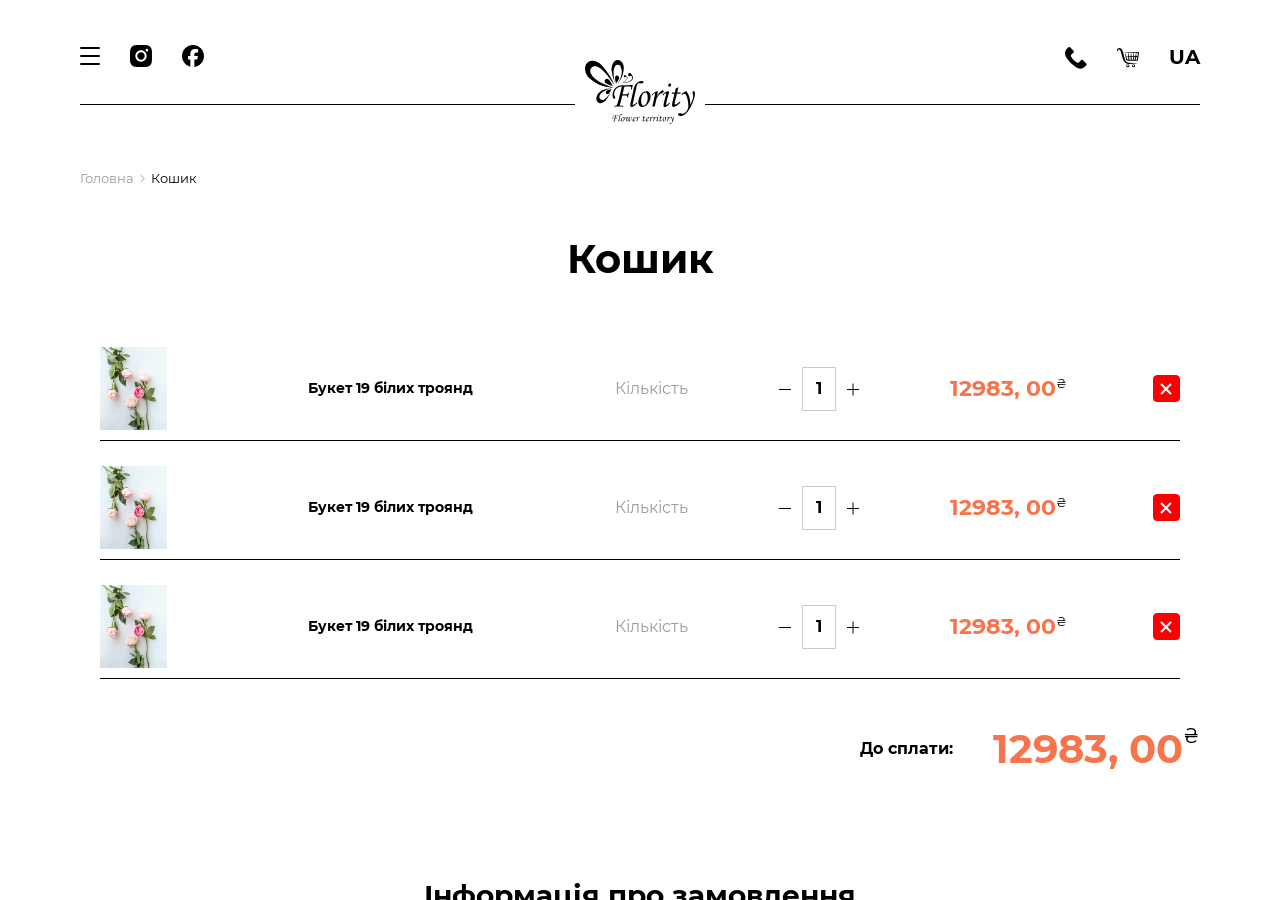
<file: basket.html>
<!DOCTYPE html>
<html lang="en" class="">

<head>
	<title>Basket</title>
	<meta charset="UTF-8">
	<meta name="format-detection" content="telephone=no">
	<!-- <style>body{opacity: 0;}</style> -->
	<link rel="stylesheet" href="css/style.min.css?_v=20260427140542">
	<link rel="shortcut icon" href="favicon.ico">
	<!-- <meta name="robots" content="noindex, nofollow"> -->
	<meta name="viewport" content="width=device-width, initial-scale=1.0">
</head>

<body class="main">
	<div class="wrapper">
		<header class="header">
			<div class="_container">
				<div class="header__body">
					<div class="header__column">
						<div class="header__burger">
							<span></span>
							<span></span>
							<span></span>
						</div>

						<a href="#" class="header__link">
							<svg width="22" height="22" viewBox="0 0 22 22" fill="none" xmlns="http://www.w3.org/2000/svg">
								<path d="M11.0064 0C8.01837 0 7.64432 0.0128931 6.47059 0.0644657C5.30115 0.116038 4.49717 0.305138 3.80066 0.575894C3.07407 0.859543 2.45925 1.23344 1.84874 1.84802C1.23393 2.45829 0.859879 3.07287 0.576119 3.79488C0.305257 4.49541 0.116084 5.29478 0.0644909 6.46376C0.0128982 7.64134 0 8.01524 0 11.0021C0 13.9891 0.0128982 14.363 0.0644909 15.5362C0.116084 16.7052 0.305257 17.5089 0.576119 18.2051C0.859879 18.9314 1.23393 19.546 1.84874 20.1563C2.45925 20.7666 3.07407 21.1448 3.79637 21.4241C4.49717 21.6949 5.29685 21.884 6.46629 21.9355C7.64002 21.9871 8.01407 22 11.0021 22C13.9902 22 14.3643 21.9871 15.538 21.9355C16.7074 21.884 17.5114 21.6949 18.2079 21.4241C18.9302 21.1448 19.545 20.7666 20.1556 20.1563C20.7661 19.546 21.1444 18.9314 21.4239 18.2094C21.6947 17.5089 21.8839 16.7095 21.9355 15.5405C21.9871 14.3673 22 13.9934 22 11.0064C22 8.01954 21.9871 7.64563 21.9355 6.47236C21.8839 5.30338 21.6947 4.49971 21.4239 3.80348C21.153 3.07287 20.779 2.45829 20.1642 1.84802C19.5536 1.23774 18.9388 0.859543 18.2165 0.580191C17.5157 0.309435 16.716 0.120336 15.5466 0.0687634C14.3686 0.0128932 13.9945 0 11.0064 0Z" />
								<path d="M11.0065 5.35059C7.88513 5.35059 5.35278 7.88194 5.35278 11.0021C5.35278 14.1222 7.88513 16.6536 11.0065 16.6536C14.1278 16.6536 16.6602 14.1222 16.6602 11.0021C16.6602 7.88194 14.1278 5.35059 11.0065 5.35059ZM11.0065 14.668C8.98147 14.668 7.3391 13.0263 7.3391 11.0021C7.3391 8.97786 8.98147 7.33613 11.0065 7.33613C13.0315 7.33613 14.6739 8.97786 14.6739 11.0021C14.6739 13.0263 13.0315 14.668 11.0065 14.668Z" fill="white" />
								<path d="M18.2038 5.12702C18.2038 5.85763 17.6105 6.44642 16.8839 6.44642C16.153 6.44642 15.564 5.85333 15.564 5.12702C15.564 4.3964 16.1573 3.80762 16.8839 3.80762C17.6105 3.80762 18.2038 4.4007 18.2038 5.12702Z" fill="white" />
							</svg>
						</a>

						<a href="#" class="header__link">
							<svg width="22" height="22" viewBox="0 0 22 22" fill="none" xmlns="http://www.w3.org/2000/svg">
								<path d="M10.9998 0C4.92482 0 0 4.94301 0 11.0404C0 16.2179 3.55161 20.5625 8.34267 21.7558V14.4144H6.07452V11.0404H8.34267V9.58661C8.34267 5.82889 10.0371 4.08716 13.7128 4.08716C14.4097 4.08716 15.6122 4.2245 16.1041 4.3614V7.4196C15.8445 7.39221 15.3935 7.37853 14.8334 7.37853C13.0299 7.37853 12.333 8.06435 12.333 9.84716V11.0404H15.9259L15.3086 14.4144H12.333V22C17.7796 21.3398 22 16.6851 22 11.0404C21.9996 4.94301 17.0747 0 10.9998 0Z" />
							</svg>
						</a>
					</div>

					<div class="header__logo">
						<a href="index.html"><img src="img/logo.svg" alt="Flority"></a>
					</div>

					<div class="header__column">
						<a href="tel:380660000000" class="header__link">
							<svg width="20" height="20" viewBox="0 0 20 20" fill="none" xmlns="http://www.w3.org/2000/svg">
								<path d="M1.75751 1.69566L3.16025 0.292922C3.55077 -0.0976021 4.18394 -0.0976028 4.57446 0.292921L7.79183 3.51029C8.18235 3.90081 8.18235 4.53398 7.79183 4.9245L5.60475 7.11157C5.25868 7.45765 5.17288 7.98635 5.39176 8.4241C6.65706 10.9547 8.709 13.0066 11.2396 14.2719C11.6773 14.4908 12.206 14.405 12.5521 14.0589L14.7392 11.8719C15.1297 11.4813 15.7629 11.4813 16.1534 11.8719L19.3708 15.0892C19.7613 15.4798 19.7613 16.1129 19.3708 16.5034L17.968 17.9062C15.8567 20.0175 12.5141 20.2551 10.1254 18.4636L7.65382 16.6099C5.91029 15.3022 4.36147 13.7534 3.05382 12.0099L1.20014 9.53831C-0.591397 7.14958 -0.353846 3.80702 1.75751 1.69566Z" />
							</svg>
						</a>

						<a href="basket.html" class="header__link">
							<svg width="25" height="23" viewBox="0 0 25 23" fill="none" xmlns="http://www.w3.org/2000/svg">
								<path d="M18.5812 18.1425L14.183 18.2022C13.2606 18.2147 12.3851 18.1031 11.4917 17.92C8.99579 17.4085 7.82617 15.4957 6.98741 13.2699C6.55721 12.1282 6.16711 11.0234 5.83458 9.84287L4.12343 3.76761C3.94363 3.12925 3.60828 2.5521 3.12494 2.15522C2.66247 1.77555 2.07651 1.76142 1.62545 2.12654C0.935568 2.68497 0.820274 3.83113 0.439247 3.7769C0.0921669 3.72751 -0.0612964 2.75458 0.022397 2.23522C0.249803 0.824838 1.48586 -0.118003 2.91543 0.0119433C4.59738 0.164834 5.9006 1.70891 6.31698 3.2108L7.31269 6.80289L8.55208 11.547C8.82465 12.5904 9.14545 13.5791 9.6195 14.532C10.0403 15.378 10.6912 16.0177 11.5703 16.3469C12.1953 16.5809 12.804 16.7472 13.4802 16.839C15.6002 17.1265 17.6874 17.3957 19.8273 17.4526L21.8177 17.5054C22.06 17.5118 22.2849 17.6052 22.4875 17.7469C22.3479 17.8445 22.1954 17.911 22.0318 17.9321C20.8776 18.0811 19.7575 18.1266 18.5812 18.1425Z" />
								<path d="M19.1905 20.8876C19.4938 20.7344 19.6414 20.4723 19.636 20.1809C19.6308 19.9035 19.4873 19.6583 19.2237 19.5098C18.9418 19.3511 18.623 19.3408 18.321 19.4967C18.1021 19.6096 17.8889 19.8578 17.877 20.1599C17.8642 20.4805 18.0623 20.7423 18.2847 20.869C18.5717 21.0328 18.8969 21.036 19.1905 20.8876ZM20.2667 21.3477C19.5578 22.2095 18.2495 22.24 17.4839 21.4713C16.8313 20.8161 16.8934 19.8001 17.588 19.2081C18.3057 18.5965 19.3727 18.6013 20.077 19.2291C20.6944 19.7794 20.8188 20.6765 20.2667 21.3477Z" />
								<path d="M13.0521 20.2327C13.0746 19.8877 12.8522 19.636 12.6372 19.5112C12.3651 19.3533 12.0695 19.3501 11.7948 19.4646C11.5033 19.5863 11.3082 19.8574 11.291 20.1353C11.2715 20.4505 11.4399 20.7208 11.7236 20.876C11.9956 21.0248 12.3098 21.0444 12.6129 20.8874C12.8097 20.7856 13.0309 20.5591 13.0521 20.2327ZM13.5896 21.4505C12.9015 22.1662 11.7988 22.1971 11.0449 21.6053C10.2932 21.0152 10.2353 19.9304 10.9284 19.2733C11.6277 18.6105 12.7125 18.5803 13.4541 19.1963C14.1414 19.7671 14.234 20.7803 13.5896 21.4505Z" />
								<path d="M20.642 13.3871C20.5658 12.3701 20.6473 11.499 20.745 10.4853L19.4509 10.4937L19.4869 11.3573C19.5158 12.049 19.5331 12.6953 19.4162 13.3905L20.642 13.3871ZM18.4972 13.3818C18.4032 12.6845 18.3713 12.2024 18.3506 11.6176C18.3313 11.2467 18.3329 10.8556 18.3622 10.4886L16.613 10.4319L16.7215 11.675C16.7722 12.256 16.7775 12.7954 16.706 13.3961L18.4972 13.3818ZM21.5662 13.4225L22.6578 13.3826L23.0591 10.3245L21.8338 10.4487L21.7908 11.7148C21.7709 12.2999 21.6746 12.8463 21.5662 13.4225ZM15.7876 13.4119L15.5814 11.911L15.5168 10.3898L13.7103 10.2754L13.9349 11.7903C14.0136 12.3206 14.019 12.8404 14.0137 13.387L15.7876 13.4119ZM13.0692 13.3268C12.8149 12.2218 12.6972 11.2466 12.6313 10.1666L10.7609 9.99288C11.0276 11.084 11.2852 12.0581 11.5985 13.064C11.5815 13.1079 11.5697 13.2085 11.6007 13.2062C11.6317 13.2039 11.714 13.1799 11.7511 13.1839L13.0692 13.3268ZM23.2 9.43617C23.3567 8.40083 23.4962 7.49052 23.7074 6.54158C23.8035 6.2832 23.8545 6.02831 23.8532 5.75147L22.012 5.61882L21.9352 7.46017L21.8714 9.33246L23.2 9.43617ZM21.1934 7.59002L21.6515 5.59149L19.1741 5.45862L19.2098 6.16066L19.3778 9.37694L20.9026 9.319C20.9917 8.74061 21.0586 8.17785 21.1934 7.59002ZM18.6933 6.55045L18.8506 5.43907L16.1387 5.3195L16.5172 9.47737L18.3976 9.40489C18.4491 8.43211 18.5294 7.52515 18.6933 6.55045ZM15.5939 7.76298L15.8414 5.32216L14.4679 5.25886L12.904 5.21083L13.0655 6.16118L13.6011 9.58567L15.5138 9.51502L15.5939 7.76298ZM10.4923 13.689C10.2003 12.7702 10 11.871 9.85217 10.9315C9.66069 9.71427 9.49445 8.53281 9.41066 7.30473C9.37926 6.8446 9.32508 6.42368 9.51703 5.96537C9.68734 6.19575 9.7873 6.41023 9.86568 6.65927C10.1784 7.65358 10.4354 8.65248 10.6864 9.67328L12.6011 9.60909C12.5216 8.51012 12.5258 7.48823 12.5929 6.42097L12.6451 5.20103C11.1056 5.15154 9.61288 5.14304 8.0896 5.17985C7.83649 5.18596 7.57613 5.34547 7.34888 5.08646C8.13283 4.93451 8.88399 4.87053 9.65756 4.83111L11.9236 4.71576L19.9849 4.69751L23.5815 4.74882C24.0414 4.75539 25.1018 4.67571 24.992 5.43438L24.2098 10.8387C24.0819 11.7226 23.965 12.5566 23.9035 13.4397C23.8665 13.9726 23.6439 14.4216 23.0815 14.5683C22.7222 14.662 22.3106 14.7071 21.9164 14.7086L19.5705 14.7177L13.854 14.7255C12.9672 14.7267 12.1346 14.586 11.2827 14.3991C10.897 14.3144 10.6242 14.104 10.4923 13.689Z" />
							</svg>
						</a>

						<a href="#" class="header__lang">UA</a>
					</div>
				</div>
			</div>
		</header>

		<div class="menu">
			<div class="menu__header">
				<div class="menu__close">
					<svg width="20" height="20" viewBox="0 0 20 20" fill="none" xmlns="http://www.w3.org/2000/svg">
						<path d="M19 1L1 19" stroke-width="2" stroke-linecap="round" stroke-linejoin="round" />
						<path d="M1 1L19 19" stroke-width="2" stroke-linecap="round" stroke-linejoin="round" />
					</svg>
				</div>
			</div>

			<div class="menu__content">
				<nav class="menu__list">
					<a href="#" class="menu__link">Доставка квітів</a>
					<a href="category.html" class="menu__link">Категорії товарів</a>
					<a href="#" class="menu__link">Акції</a>
					<a href="feedback.html" class="menu__link">Відгуки</a>
					<a href="contact.html" class="menu__link">Контакти</a>
					<a href="info.html" class="menu__link">Як зробити замовлення</a>
				</nav>

				<div class="menu__socials">
					<a href="#" class="menu__social">
						<svg width="22" height="22" viewBox="0 0 22 22" fill="none" xmlns="http://www.w3.org/2000/svg">
							<path d="M11.0064 0C8.01837 0 7.64432 0.0128931 6.47059 0.0644657C5.30115 0.116038 4.49717 0.305138 3.80066 0.575894C3.07407 0.859543 2.45925 1.23344 1.84874 1.84802C1.23393 2.45829 0.859879 3.07287 0.576119 3.79488C0.305257 4.49541 0.116084 5.29478 0.0644909 6.46376C0.0128982 7.64134 0 8.01524 0 11.0021C0 13.9891 0.0128982 14.363 0.0644909 15.5362C0.116084 16.7052 0.305257 17.5089 0.576119 18.2051C0.859879 18.9314 1.23393 19.546 1.84874 20.1563C2.45925 20.7666 3.07407 21.1448 3.79637 21.4241C4.49717 21.6949 5.29685 21.884 6.46629 21.9355C7.64002 21.9871 8.01407 22 11.0021 22C13.9902 22 14.3643 21.9871 15.538 21.9355C16.7074 21.884 17.5114 21.6949 18.2079 21.4241C18.9302 21.1448 19.545 20.7666 20.1556 20.1563C20.7661 19.546 21.1444 18.9314 21.4239 18.2094C21.6947 17.5089 21.8839 16.7095 21.9355 15.5405C21.9871 14.3673 22 13.9934 22 11.0064C22 8.01954 21.9871 7.64563 21.9355 6.47236C21.8839 5.30338 21.6947 4.49971 21.4239 3.80348C21.153 3.07287 20.779 2.45829 20.1642 1.84802C19.5536 1.23774 18.9388 0.859543 18.2165 0.580191C17.5157 0.309435 16.716 0.120336 15.5466 0.0687634C14.3686 0.0128932 13.9945 0 11.0064 0Z" />
							<path d="M11.0065 5.35059C7.88513 5.35059 5.35278 7.88194 5.35278 11.0021C5.35278 14.1222 7.88513 16.6536 11.0065 16.6536C14.1278 16.6536 16.6602 14.1222 16.6602 11.0021C16.6602 7.88194 14.1278 5.35059 11.0065 5.35059ZM11.0065 14.668C8.98147 14.668 7.3391 13.0263 7.3391 11.0021C7.3391 8.97786 8.98147 7.33613 11.0065 7.33613C13.0315 7.33613 14.6739 8.97786 14.6739 11.0021C14.6739 13.0263 13.0315 14.668 11.0065 14.668Z" fill="white" />
							<path d="M18.2038 5.12702C18.2038 5.85763 17.6105 6.44642 16.8839 6.44642C16.153 6.44642 15.564 5.85333 15.564 5.12702C15.564 4.3964 16.1573 3.80762 16.8839 3.80762C17.6105 3.80762 18.2038 4.4007 18.2038 5.12702Z" fill="white" />
						</svg>
					</a>
					<a href="#" class="menu__social">
						<svg width="22" height="22" viewBox="0 0 22 22" fill="none" xmlns="http://www.w3.org/2000/svg">
							<path d="M10.9998 0C4.92482 0 0 4.94301 0 11.0404C0 16.2179 3.55161 20.5625 8.34267 21.7558V14.4144H6.07452V11.0404H8.34267V9.58661C8.34267 5.82889 10.0371 4.08716 13.7128 4.08716C14.4097 4.08716 15.6122 4.2245 16.1041 4.3614V7.4196C15.8445 7.39221 15.3935 7.37853 14.8334 7.37853C13.0299 7.37853 12.333 8.06435 12.333 9.84716V11.0404H15.9259L15.3086 14.4144H12.333V22C17.7796 21.3398 22 16.6851 22 11.0404C21.9996 4.94301 17.0747 0 10.9998 0Z" />
						</svg>
					</a>
				</div>
			</div>
		</div>


		<main class="page">
			<div class="breadcrumbs">
				<div class="_container">
					<ul class="breadcrumbs__list">
						<li><a href="index.html" class="breadcrumbs__item link">Головна</a></li>
						<li class="breadcrumbs__item">Кошик</li>
					</ul>
				</div>
			</div>

			<section class="basket section">
				<div class="_container">
					<h2 class="basket__title section__title big">Кошик</h2>

					<div class="basket__content">
						<ul class="basket__list">
							<li class="basket__item">
								<div class="basket__item-left">
									<div class="basket__item-image">
										<img src="img/product/image09.jpg" alt="Image">
									</div>
									<div class="basket__item-name">Букет 19 білих троянд</div>
								</div>

								<div class="basket__item-right">
									<div class="basket__item-count">Кількість</div>

									<div data-quantity class="quantity">
										<button data-quantity-minus type="button" class="quantity__button quantity__button_minus"></button>
										<div class="quantity__input">
											<input data-quantity-value type="number" name="quantity" value="1" min="1">
										</div>
										<button data-quantity-plus type="button" class="quantity__button quantity__button_plus"></button>
									</div>

									<div class="basket__item-cost">12983, 00<span>₴</span></div>

									<button class="basket__item-delete"></button>
								</div>
							</li>

							<li class="basket__item">
								<div class="basket__item-left">
									<div class="basket__item-image">
										<img src="img/product/image09.jpg" alt="Image">
									</div>
									<div class="basket__item-name">Букет 19 білих троянд</div>
								</div>

								<div class="basket__item-right">
									<div class="basket__item-count">Кількість</div>

									<div data-quantity class="quantity">
										<button data-quantity-minus type="button" class="quantity__button quantity__button_minus"></button>
										<div class="quantity__input">
											<input data-quantity-value type="number" name="quantity" value="1" min="1">
										</div>
										<button data-quantity-plus type="button" class="quantity__button quantity__button_plus"></button>
									</div>

									<div class="basket__item-cost">12983, 00<span>₴</span></div>

									<button class="basket__item-delete"></button>
								</div>
							</li>

							<li class="basket__item">
								<div class="basket__item-left">
									<div class="basket__item-image">
										<img src="img/product/image09.jpg" alt="Image">
									</div>
									<div class="basket__item-name">Букет 19 білих троянд</div>
								</div>

								<div class="basket__item-right">
									<div class="basket__item-count">Кількість</div>

									<div data-quantity class="quantity">
										<button data-quantity-minus type="button" class="quantity__button quantity__button_minus"></button>
										<div class="quantity__input">
											<input data-quantity-value type="number" name="quantity" value="1" min="1">
										</div>
										<button data-quantity-plus type="button" class="quantity__button quantity__button_plus"></button>
									</div>

									<div class="basket__item-cost">12983, 00<span>₴</span></div>

									<button class="basket__item-delete"></button>
								</div>
							</li>
						</ul>

						<div class="basket__total">
							<div class="basket__total-name">До сплати:</div>
							<div class="basket__total-cost">12983, 00<span>₴</span></div>
						</div>
					</div>
				</div>
			</section>

			<section class="order section">
				<div class="_container">
					<h2 class="order__title section__title">Інформація про замовлення</h2>

					<form class="order__form">
						<div class="order__form-row">
							<div class="order__form-name">Ваше ім'я<span>*</span></div>
							<input type="text" name="name" placeholder="Ваше имя" required class="order__form-input input">
						</div>

						<div class="order__form-row">
							<div class="order__form-name">Ваш телефон<span>*</span></div>
							<input type="tel" name="phone" placeholder="Телефон" required class="order__form-input input">
						</div>

						<div class="order__form-row">
							<div class="order__form-name">E-mail</div>
							<input type="email" name="email" placeholder="" class="order__form-input input">
						</div>

						<div class="order__form-row">
							<div class="order__form-name">Адреса доставки</div>
							<input type="text" name="adres" placeholder="" class="order__form-input input">
						</div>

						<div class="order__form-row">
							<div class="order__form-name">Дата доставки</div>
							<input type="date" name="date" placeholder="" class="order__form-input input">
						</div>

						<div class="order__form-row">
							<div class="order__form-name">Час доставки</div>
							<input type="time" name="time" placeholder="" class="order__form-input input">
						</div>

						<div class="order__form-row">
							<div class="order__form-name">Імʼя отримувача</div>
							<input type="text" name="recipient" placeholder="" class="order__form-input input">
						</div>

						<div class="order__form-row">
							<div class="order__form-name">Номер отримувача</div>
							<input type="tel" name="phone-recipient" placeholder="" class="order__form-input input">
						</div>

						<div class="order__form-row">
							<div class="order__form-name">Як підтвердити Ваше замовлення?</div>

							<select name="confirm">
								<option value="" selected>Не підтверджувати</option>
								<option value="telegram" data-asset="img/icon/telegram.svg">Telegram</option>
								<option value="viber" data-asset="img/icon/viber.svg">Viber</option>
								<option value="whatsapp" data-asset="img/icon/whatsapp.svg">WhatsApp</option>
								<option value="call" data-asset="img/icon/phone.svg">Дзвінок менеджера</option>
							</select>
						</div>

						<div class="order__check-row">
							<div class="order__check-name">Анонімна доставка</div>
							<div class="order__check-box">
								<input type="checkbox" name="delivery">
								<span></span>
							</div>
						</div>

						<div class="order__form-row">
							<div class="order__form-name"></div>
							<textarea name="note" placeholder="Примітки" class="order__form-input input"></textarea>
						</div>

						<div class="order__form-row">
							<div class="order__form-name"></div>
							<textarea name="text" placeholder="Текст листівки. Листівка додається до букета безкоштовно!" class="order__form-input input"></textarea>
						</div>

						<div class="order__form-button button">
							<input type="submit">
							<span>Відправити</span>
						</div>
					</form>
				</div>
			</section>
		</main>

		<div aria-hidden="true" class="popup">
			<div class="popup__wrapper">
				<form class="popup__content" novalidate>
					<h3 class="popup__title">Швидке замовлення</h3>

					<div class="popup__product">
						<div class="popup__product-title">Товар:</div>
						<div class="popup__product-name">Товар Букет 19 білих троянд</div>
					</div>

					<div class="popup__quantity">
						<div class="popup__quantity-title">Кількість:</div>

						<div data-quantity class="quantity">
							<button data-quantity-minus type="button" class="quantity__button quantity__button_minus"></button>
							<div class="quantity__input">
								<input data-quantity-value type="number" name="quantity" value="1" min="1">
							</div>
							<button data-quantity-plus type="button" class="quantity__button quantity__button_plus"></button>
						</div>
					</div>

					<div class="popup__cost">
						<div class="popup__cost-title">Сума:</div>
						<div class="popup__cost-total">12983, 00<span>₴</span></div>
					</div>

					<div class="popup__input-block">
						<div class="popup__input-row">
							<div class="popup__input-name">Ваше ім’я<span>*</span></div>
							<input type="text" name="name" placeholder="" class="popup__input input" autocomplete="off" required>
						</div>

						<div class="popup__input-row">
							<div class="popup__input-name">Ваш телефон<span>*</span></div>
							<input type="tel" name="phone" placeholder="Телефон" class="popup__input input" autocomplete="off" required>
						</div>
					</div>

					<div class="popup__button button">
						<input type="submit">
						<span>Замовити зараз</span>
					</div>
				</form>
			</div>
		</div>
		<footer class="footer">
			<div class="_container">
				<div class="footer__body">
					<a href="index.html" class="footer__logo">
						<img src="img/logo.svg" alt="Image">
					</a>

					<div class="footer__info">
						<h3 class="footer__title">Інформація</h3>
						<div class="footer__info-list">
							<a href="#" class="footer__info-item">Доставка та оплата</a>
							<a href="#" class="footer__info-item">Мапа сайту</a>
							<a href="#" class="footer__info-item">Договір публічна оферта</a>
						</div>
					</div>

					<div class="footer__contacts">
						<h3 class="footer__title">Контакти</h3>
						<div class="footer__contacts-body">
							<div class="footer__phones">
								<a href="tel:380635700335" class="footer__phone">+38 (063) <span>57 00 335</span></a>
								<a href="tel:380679603336" class="footer__phone">+38 (067) <span>96 03 336</span></a>
								<a href="tel:380994944490" class="footer__phone">+38 (099) <span>49 44 490</span></a>
							</div>

							<div class="footer__messanger">
								<div class="footer__messanger-title">Viber, Telegram, WhatsApp: </div>
								<div class="footer__messanger-number">+38 (099) <span>49 44 490</span></div>
							</div>
							<div class="footer__socials">
								<a href="#" class="footer__social">
									<svg width="22" height="22" viewBox="0 0 22 22" fill="none" xmlns="http://www.w3.org/2000/svg">
										<path d="M10.9998 0C4.92482 0 0 4.94301 0 11.0404C0 16.2179 3.55161 20.5625 8.34267 21.7558V14.4144H6.07452V11.0404H8.34267V9.58661C8.34267 5.82889 10.0371 4.08716 13.7128 4.08716C14.4097 4.08716 15.6122 4.2245 16.1041 4.3614V7.4196C15.8445 7.39221 15.3935 7.37853 14.8334 7.37853C13.0299 7.37853 12.333 8.06435 12.333 9.84716V11.0404H15.9259L15.3086 14.4144H12.333V22C17.7796 21.3398 22 16.6851 22 11.0404C21.9996 4.94301 17.0747 0 10.9998 0Z" />
									</svg>
									<span>Facebook</span>
								</a>
								<a href="#" class="footer__social">
									<svg width="22" height="22" viewBox="0 0 22 22" fill="none" xmlns="http://www.w3.org/2000/svg">
										<path d="M11.0064 0C8.01837 0 7.64432 0.0128931 6.47059 0.0644657C5.30115 0.116038 4.49717 0.305138 3.80066 0.575894C3.07407 0.859543 2.45925 1.23344 1.84874 1.84802C1.23393 2.45829 0.859879 3.07287 0.576119 3.79488C0.305257 4.49541 0.116084 5.29478 0.0644909 6.46376C0.0128982 7.64134 0 8.01524 0 11.0021C0 13.9891 0.0128982 14.363 0.0644909 15.5362C0.116084 16.7052 0.305257 17.5089 0.576119 18.2051C0.859879 18.9314 1.23393 19.546 1.84874 20.1563C2.45925 20.7666 3.07407 21.1448 3.79637 21.4241C4.49717 21.6949 5.29685 21.884 6.46629 21.9355C7.64002 21.9871 8.01407 22 11.0021 22C13.9902 22 14.3643 21.9871 15.538 21.9355C16.7074 21.884 17.5114 21.6949 18.2079 21.4241C18.9302 21.1448 19.545 20.7666 20.1556 20.1563C20.7661 19.546 21.1444 18.9314 21.4239 18.2094C21.6947 17.5089 21.8839 16.7095 21.9355 15.5405C21.9871 14.3673 22 13.9934 22 11.0064C22 8.01954 21.9871 7.64563 21.9355 6.47236C21.8839 5.30338 21.6947 4.49971 21.4239 3.80348C21.153 3.07287 20.779 2.45829 20.1642 1.84802C19.5536 1.23774 18.9388 0.859543 18.2165 0.580191C17.5157 0.309435 16.716 0.120336 15.5466 0.0687634C14.3686 0.0128932 13.9945 0 11.0064 0Z" />
										<path d="M11.0065 5.35059C7.88513 5.35059 5.35278 7.88194 5.35278 11.0021C5.35278 14.1222 7.88513 16.6536 11.0065 16.6536C14.1278 16.6536 16.6602 14.1222 16.6602 11.0021C16.6602 7.88194 14.1278 5.35059 11.0065 5.35059ZM11.0065 14.668C8.98147 14.668 7.3391 13.0263 7.3391 11.0021C7.3391 8.97786 8.98147 7.33613 11.0065 7.33613C13.0315 7.33613 14.6739 8.97786 14.6739 11.0021C14.6739 13.0263 13.0315 14.668 11.0065 14.668Z" fill="white" />
										<path d="M18.2038 5.12702C18.2038 5.85763 17.6105 6.44642 16.8839 6.44642C16.153 6.44642 15.564 5.85333 15.564 5.12702C15.564 4.3964 16.1573 3.80762 16.8839 3.80762C17.6105 3.80762 18.2038 4.4007 18.2038 5.12702Z" fill="white" />
									</svg>
									<span>Instagram</span>
								</a>
							</div>
						</div>
					</div>

					<div class="footer__bank">
						<h3 class="footer__title">Ми приймаємо:</h3>
						<div class="footer__bank-body">
							<div class="footer__bank-item">
								<img src="img/icon/visa.svg" alt="Image">
								<span>Visa</span>
							</div>
							<div class="footer__bank-item">
								<img src="img/icon/mastercard.svg" alt="Image">
								<span>Mastercard</span>
							</div>
							<div class="footer__bank-item">
								<img src="img/icon/wayforpay.svg" alt="Image">
								<span>WayForPay</span>
							</div>
							<div class="footer__bank-item">
								<img src="img/icon/googlepay.svg" alt="Image">
								<span>Google Play</span>
							</div>
							<div class="footer__bank-item">
								<img src="img/icon/appstore.svg" alt="Image">
								<span>App Store</span>
							</div>
						</div>
					</div>

					<a href="#" class="footer__author">
						<svg width="86" height="26" viewBox="0 0 86 26" fill="none" xmlns="http://www.w3.org/2000/svg">
							<path fill-rule="evenodd" clip-rule="evenodd" d="M39.7079 17.3101V20.3842H27.3735V17.3101H39.7079ZM39.7079 11.4538V14.5286H27.3735V11.4538H39.7079ZM39.7079 5.59882V8.67164H27.3735V5.59882H39.7079ZM65.1804 5.403V20.5787H62.2227V5.403H65.1804ZM65.1804 0.0867299V3.1609H62.2227V0.0867299H65.1804ZM13.0858 5.20718V8.28135H8.02208V20.3842H5.06368V8.28135H0V5.20718H13.0858ZM78.6989 12.9905L86 20.5794H81.8163L76.6067 15.1642L71.3986 20.5794H67.2142L74.5159 12.9905L67.2142 5.403H71.3986L76.6067 10.8162L81.8163 5.403H86L78.6989 12.9905ZM44.1146 5.20718H48.5515C54.2584 5.20718 58.9024 10.0336 58.9024 15.9658V20.3836H55.9461V15.9658C55.9461 11.7289 52.6279 8.28135 48.5515 8.28135H47.0716V20.3836H44.1146V5.20718ZM18.2568 15.8492L18.2458 15.8269L16.8532 11.5812C15.2481 6.72496 16.9778 1.97717 19.6919 0H23.0294C19.9926 3.47665 18.8815 6.53388 20.0765 10.1501L21.469 14.3958L21.48 14.4188C23.0852 19.2757 21.3528 24.0222 18.642 26H15.3052C18.3407 22.5227 19.4518 19.4654 18.2568 15.8492Z" />
						</svg>
					</a>
				</div>
			</div>
		</footer>

	</div>
	<script src="js/app.min.js?_v=20260427140542"></script>
</body>

</html>
</file>
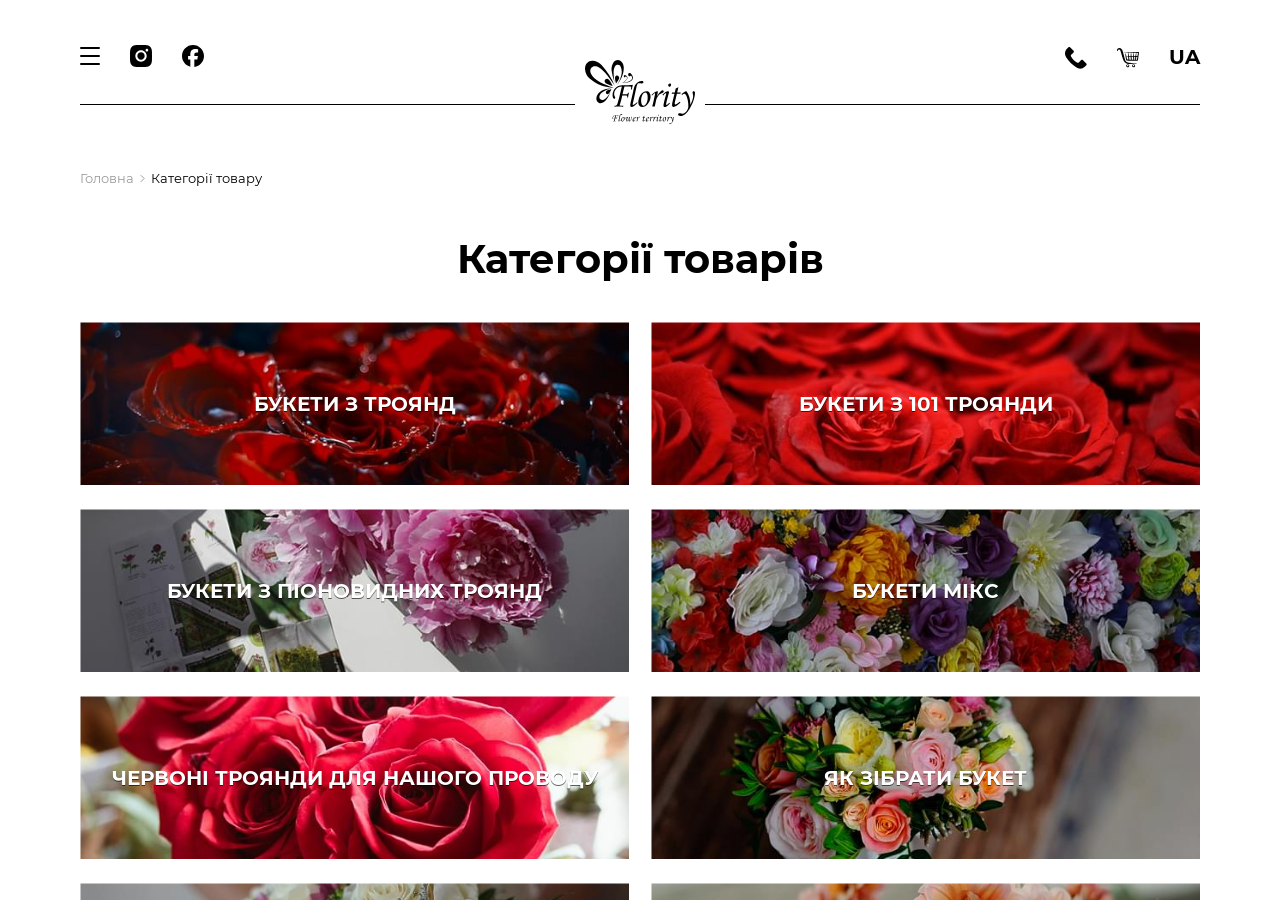
<file: category.html>
<!DOCTYPE html>
<html lang="en" class="">

<head>
	<title>Category</title>
	<meta charset="UTF-8">
	<meta name="format-detection" content="telephone=no">
	<!-- <style>body{opacity: 0;}</style> -->
	<link rel="stylesheet" href="css/style.min.css?_v=20260427140542">
	<link rel="shortcut icon" href="favicon.ico">
	<!-- <meta name="robots" content="noindex, nofollow"> -->
	<meta name="viewport" content="width=device-width, initial-scale=1.0">
</head>

<body class="main">
	<div class="wrapper">
		<header class="header">
			<div class="_container">
				<div class="header__body">
					<div class="header__column">
						<div class="header__burger">
							<span></span>
							<span></span>
							<span></span>
						</div>

						<a href="#" class="header__link">
							<svg width="22" height="22" viewBox="0 0 22 22" fill="none" xmlns="http://www.w3.org/2000/svg">
								<path d="M11.0064 0C8.01837 0 7.64432 0.0128931 6.47059 0.0644657C5.30115 0.116038 4.49717 0.305138 3.80066 0.575894C3.07407 0.859543 2.45925 1.23344 1.84874 1.84802C1.23393 2.45829 0.859879 3.07287 0.576119 3.79488C0.305257 4.49541 0.116084 5.29478 0.0644909 6.46376C0.0128982 7.64134 0 8.01524 0 11.0021C0 13.9891 0.0128982 14.363 0.0644909 15.5362C0.116084 16.7052 0.305257 17.5089 0.576119 18.2051C0.859879 18.9314 1.23393 19.546 1.84874 20.1563C2.45925 20.7666 3.07407 21.1448 3.79637 21.4241C4.49717 21.6949 5.29685 21.884 6.46629 21.9355C7.64002 21.9871 8.01407 22 11.0021 22C13.9902 22 14.3643 21.9871 15.538 21.9355C16.7074 21.884 17.5114 21.6949 18.2079 21.4241C18.9302 21.1448 19.545 20.7666 20.1556 20.1563C20.7661 19.546 21.1444 18.9314 21.4239 18.2094C21.6947 17.5089 21.8839 16.7095 21.9355 15.5405C21.9871 14.3673 22 13.9934 22 11.0064C22 8.01954 21.9871 7.64563 21.9355 6.47236C21.8839 5.30338 21.6947 4.49971 21.4239 3.80348C21.153 3.07287 20.779 2.45829 20.1642 1.84802C19.5536 1.23774 18.9388 0.859543 18.2165 0.580191C17.5157 0.309435 16.716 0.120336 15.5466 0.0687634C14.3686 0.0128932 13.9945 0 11.0064 0Z" />
								<path d="M11.0065 5.35059C7.88513 5.35059 5.35278 7.88194 5.35278 11.0021C5.35278 14.1222 7.88513 16.6536 11.0065 16.6536C14.1278 16.6536 16.6602 14.1222 16.6602 11.0021C16.6602 7.88194 14.1278 5.35059 11.0065 5.35059ZM11.0065 14.668C8.98147 14.668 7.3391 13.0263 7.3391 11.0021C7.3391 8.97786 8.98147 7.33613 11.0065 7.33613C13.0315 7.33613 14.6739 8.97786 14.6739 11.0021C14.6739 13.0263 13.0315 14.668 11.0065 14.668Z" fill="white" />
								<path d="M18.2038 5.12702C18.2038 5.85763 17.6105 6.44642 16.8839 6.44642C16.153 6.44642 15.564 5.85333 15.564 5.12702C15.564 4.3964 16.1573 3.80762 16.8839 3.80762C17.6105 3.80762 18.2038 4.4007 18.2038 5.12702Z" fill="white" />
							</svg>
						</a>

						<a href="#" class="header__link">
							<svg width="22" height="22" viewBox="0 0 22 22" fill="none" xmlns="http://www.w3.org/2000/svg">
								<path d="M10.9998 0C4.92482 0 0 4.94301 0 11.0404C0 16.2179 3.55161 20.5625 8.34267 21.7558V14.4144H6.07452V11.0404H8.34267V9.58661C8.34267 5.82889 10.0371 4.08716 13.7128 4.08716C14.4097 4.08716 15.6122 4.2245 16.1041 4.3614V7.4196C15.8445 7.39221 15.3935 7.37853 14.8334 7.37853C13.0299 7.37853 12.333 8.06435 12.333 9.84716V11.0404H15.9259L15.3086 14.4144H12.333V22C17.7796 21.3398 22 16.6851 22 11.0404C21.9996 4.94301 17.0747 0 10.9998 0Z" />
							</svg>
						</a>
					</div>

					<div class="header__logo">
						<a href="index.html"><img src="img/logo.svg" alt="Flority"></a>
					</div>

					<div class="header__column">
						<a href="tel:380660000000" class="header__link">
							<svg width="20" height="20" viewBox="0 0 20 20" fill="none" xmlns="http://www.w3.org/2000/svg">
								<path d="M1.75751 1.69566L3.16025 0.292922C3.55077 -0.0976021 4.18394 -0.0976028 4.57446 0.292921L7.79183 3.51029C8.18235 3.90081 8.18235 4.53398 7.79183 4.9245L5.60475 7.11157C5.25868 7.45765 5.17288 7.98635 5.39176 8.4241C6.65706 10.9547 8.709 13.0066 11.2396 14.2719C11.6773 14.4908 12.206 14.405 12.5521 14.0589L14.7392 11.8719C15.1297 11.4813 15.7629 11.4813 16.1534 11.8719L19.3708 15.0892C19.7613 15.4798 19.7613 16.1129 19.3708 16.5034L17.968 17.9062C15.8567 20.0175 12.5141 20.2551 10.1254 18.4636L7.65382 16.6099C5.91029 15.3022 4.36147 13.7534 3.05382 12.0099L1.20014 9.53831C-0.591397 7.14958 -0.353846 3.80702 1.75751 1.69566Z" />
							</svg>
						</a>

						<a href="basket.html" class="header__link">
							<svg width="25" height="23" viewBox="0 0 25 23" fill="none" xmlns="http://www.w3.org/2000/svg">
								<path d="M18.5812 18.1425L14.183 18.2022C13.2606 18.2147 12.3851 18.1031 11.4917 17.92C8.99579 17.4085 7.82617 15.4957 6.98741 13.2699C6.55721 12.1282 6.16711 11.0234 5.83458 9.84287L4.12343 3.76761C3.94363 3.12925 3.60828 2.5521 3.12494 2.15522C2.66247 1.77555 2.07651 1.76142 1.62545 2.12654C0.935568 2.68497 0.820274 3.83113 0.439247 3.7769C0.0921669 3.72751 -0.0612964 2.75458 0.022397 2.23522C0.249803 0.824838 1.48586 -0.118003 2.91543 0.0119433C4.59738 0.164834 5.9006 1.70891 6.31698 3.2108L7.31269 6.80289L8.55208 11.547C8.82465 12.5904 9.14545 13.5791 9.6195 14.532C10.0403 15.378 10.6912 16.0177 11.5703 16.3469C12.1953 16.5809 12.804 16.7472 13.4802 16.839C15.6002 17.1265 17.6874 17.3957 19.8273 17.4526L21.8177 17.5054C22.06 17.5118 22.2849 17.6052 22.4875 17.7469C22.3479 17.8445 22.1954 17.911 22.0318 17.9321C20.8776 18.0811 19.7575 18.1266 18.5812 18.1425Z" />
								<path d="M19.1905 20.8876C19.4938 20.7344 19.6414 20.4723 19.636 20.1809C19.6308 19.9035 19.4873 19.6583 19.2237 19.5098C18.9418 19.3511 18.623 19.3408 18.321 19.4967C18.1021 19.6096 17.8889 19.8578 17.877 20.1599C17.8642 20.4805 18.0623 20.7423 18.2847 20.869C18.5717 21.0328 18.8969 21.036 19.1905 20.8876ZM20.2667 21.3477C19.5578 22.2095 18.2495 22.24 17.4839 21.4713C16.8313 20.8161 16.8934 19.8001 17.588 19.2081C18.3057 18.5965 19.3727 18.6013 20.077 19.2291C20.6944 19.7794 20.8188 20.6765 20.2667 21.3477Z" />
								<path d="M13.0521 20.2327C13.0746 19.8877 12.8522 19.636 12.6372 19.5112C12.3651 19.3533 12.0695 19.3501 11.7948 19.4646C11.5033 19.5863 11.3082 19.8574 11.291 20.1353C11.2715 20.4505 11.4399 20.7208 11.7236 20.876C11.9956 21.0248 12.3098 21.0444 12.6129 20.8874C12.8097 20.7856 13.0309 20.5591 13.0521 20.2327ZM13.5896 21.4505C12.9015 22.1662 11.7988 22.1971 11.0449 21.6053C10.2932 21.0152 10.2353 19.9304 10.9284 19.2733C11.6277 18.6105 12.7125 18.5803 13.4541 19.1963C14.1414 19.7671 14.234 20.7803 13.5896 21.4505Z" />
								<path d="M20.642 13.3871C20.5658 12.3701 20.6473 11.499 20.745 10.4853L19.4509 10.4937L19.4869 11.3573C19.5158 12.049 19.5331 12.6953 19.4162 13.3905L20.642 13.3871ZM18.4972 13.3818C18.4032 12.6845 18.3713 12.2024 18.3506 11.6176C18.3313 11.2467 18.3329 10.8556 18.3622 10.4886L16.613 10.4319L16.7215 11.675C16.7722 12.256 16.7775 12.7954 16.706 13.3961L18.4972 13.3818ZM21.5662 13.4225L22.6578 13.3826L23.0591 10.3245L21.8338 10.4487L21.7908 11.7148C21.7709 12.2999 21.6746 12.8463 21.5662 13.4225ZM15.7876 13.4119L15.5814 11.911L15.5168 10.3898L13.7103 10.2754L13.9349 11.7903C14.0136 12.3206 14.019 12.8404 14.0137 13.387L15.7876 13.4119ZM13.0692 13.3268C12.8149 12.2218 12.6972 11.2466 12.6313 10.1666L10.7609 9.99288C11.0276 11.084 11.2852 12.0581 11.5985 13.064C11.5815 13.1079 11.5697 13.2085 11.6007 13.2062C11.6317 13.2039 11.714 13.1799 11.7511 13.1839L13.0692 13.3268ZM23.2 9.43617C23.3567 8.40083 23.4962 7.49052 23.7074 6.54158C23.8035 6.2832 23.8545 6.02831 23.8532 5.75147L22.012 5.61882L21.9352 7.46017L21.8714 9.33246L23.2 9.43617ZM21.1934 7.59002L21.6515 5.59149L19.1741 5.45862L19.2098 6.16066L19.3778 9.37694L20.9026 9.319C20.9917 8.74061 21.0586 8.17785 21.1934 7.59002ZM18.6933 6.55045L18.8506 5.43907L16.1387 5.3195L16.5172 9.47737L18.3976 9.40489C18.4491 8.43211 18.5294 7.52515 18.6933 6.55045ZM15.5939 7.76298L15.8414 5.32216L14.4679 5.25886L12.904 5.21083L13.0655 6.16118L13.6011 9.58567L15.5138 9.51502L15.5939 7.76298ZM10.4923 13.689C10.2003 12.7702 10 11.871 9.85217 10.9315C9.66069 9.71427 9.49445 8.53281 9.41066 7.30473C9.37926 6.8446 9.32508 6.42368 9.51703 5.96537C9.68734 6.19575 9.7873 6.41023 9.86568 6.65927C10.1784 7.65358 10.4354 8.65248 10.6864 9.67328L12.6011 9.60909C12.5216 8.51012 12.5258 7.48823 12.5929 6.42097L12.6451 5.20103C11.1056 5.15154 9.61288 5.14304 8.0896 5.17985C7.83649 5.18596 7.57613 5.34547 7.34888 5.08646C8.13283 4.93451 8.88399 4.87053 9.65756 4.83111L11.9236 4.71576L19.9849 4.69751L23.5815 4.74882C24.0414 4.75539 25.1018 4.67571 24.992 5.43438L24.2098 10.8387C24.0819 11.7226 23.965 12.5566 23.9035 13.4397C23.8665 13.9726 23.6439 14.4216 23.0815 14.5683C22.7222 14.662 22.3106 14.7071 21.9164 14.7086L19.5705 14.7177L13.854 14.7255C12.9672 14.7267 12.1346 14.586 11.2827 14.3991C10.897 14.3144 10.6242 14.104 10.4923 13.689Z" />
							</svg>
						</a>

						<a href="#" class="header__lang">UA</a>
					</div>
				</div>
			</div>
		</header>

		<div class="menu">
			<div class="menu__header">
				<div class="menu__close">
					<svg width="20" height="20" viewBox="0 0 20 20" fill="none" xmlns="http://www.w3.org/2000/svg">
						<path d="M19 1L1 19" stroke-width="2" stroke-linecap="round" stroke-linejoin="round" />
						<path d="M1 1L19 19" stroke-width="2" stroke-linecap="round" stroke-linejoin="round" />
					</svg>
				</div>
			</div>

			<div class="menu__content">
				<nav class="menu__list">
					<a href="#" class="menu__link">Доставка квітів</a>
					<a href="category.html" class="menu__link">Категорії товарів</a>
					<a href="#" class="menu__link">Акції</a>
					<a href="feedback.html" class="menu__link">Відгуки</a>
					<a href="contact.html" class="menu__link">Контакти</a>
					<a href="info.html" class="menu__link">Як зробити замовлення</a>
				</nav>

				<div class="menu__socials">
					<a href="#" class="menu__social">
						<svg width="22" height="22" viewBox="0 0 22 22" fill="none" xmlns="http://www.w3.org/2000/svg">
							<path d="M11.0064 0C8.01837 0 7.64432 0.0128931 6.47059 0.0644657C5.30115 0.116038 4.49717 0.305138 3.80066 0.575894C3.07407 0.859543 2.45925 1.23344 1.84874 1.84802C1.23393 2.45829 0.859879 3.07287 0.576119 3.79488C0.305257 4.49541 0.116084 5.29478 0.0644909 6.46376C0.0128982 7.64134 0 8.01524 0 11.0021C0 13.9891 0.0128982 14.363 0.0644909 15.5362C0.116084 16.7052 0.305257 17.5089 0.576119 18.2051C0.859879 18.9314 1.23393 19.546 1.84874 20.1563C2.45925 20.7666 3.07407 21.1448 3.79637 21.4241C4.49717 21.6949 5.29685 21.884 6.46629 21.9355C7.64002 21.9871 8.01407 22 11.0021 22C13.9902 22 14.3643 21.9871 15.538 21.9355C16.7074 21.884 17.5114 21.6949 18.2079 21.4241C18.9302 21.1448 19.545 20.7666 20.1556 20.1563C20.7661 19.546 21.1444 18.9314 21.4239 18.2094C21.6947 17.5089 21.8839 16.7095 21.9355 15.5405C21.9871 14.3673 22 13.9934 22 11.0064C22 8.01954 21.9871 7.64563 21.9355 6.47236C21.8839 5.30338 21.6947 4.49971 21.4239 3.80348C21.153 3.07287 20.779 2.45829 20.1642 1.84802C19.5536 1.23774 18.9388 0.859543 18.2165 0.580191C17.5157 0.309435 16.716 0.120336 15.5466 0.0687634C14.3686 0.0128932 13.9945 0 11.0064 0Z" />
							<path d="M11.0065 5.35059C7.88513 5.35059 5.35278 7.88194 5.35278 11.0021C5.35278 14.1222 7.88513 16.6536 11.0065 16.6536C14.1278 16.6536 16.6602 14.1222 16.6602 11.0021C16.6602 7.88194 14.1278 5.35059 11.0065 5.35059ZM11.0065 14.668C8.98147 14.668 7.3391 13.0263 7.3391 11.0021C7.3391 8.97786 8.98147 7.33613 11.0065 7.33613C13.0315 7.33613 14.6739 8.97786 14.6739 11.0021C14.6739 13.0263 13.0315 14.668 11.0065 14.668Z" fill="white" />
							<path d="M18.2038 5.12702C18.2038 5.85763 17.6105 6.44642 16.8839 6.44642C16.153 6.44642 15.564 5.85333 15.564 5.12702C15.564 4.3964 16.1573 3.80762 16.8839 3.80762C17.6105 3.80762 18.2038 4.4007 18.2038 5.12702Z" fill="white" />
						</svg>
					</a>
					<a href="#" class="menu__social">
						<svg width="22" height="22" viewBox="0 0 22 22" fill="none" xmlns="http://www.w3.org/2000/svg">
							<path d="M10.9998 0C4.92482 0 0 4.94301 0 11.0404C0 16.2179 3.55161 20.5625 8.34267 21.7558V14.4144H6.07452V11.0404H8.34267V9.58661C8.34267 5.82889 10.0371 4.08716 13.7128 4.08716C14.4097 4.08716 15.6122 4.2245 16.1041 4.3614V7.4196C15.8445 7.39221 15.3935 7.37853 14.8334 7.37853C13.0299 7.37853 12.333 8.06435 12.333 9.84716V11.0404H15.9259L15.3086 14.4144H12.333V22C17.7796 21.3398 22 16.6851 22 11.0404C21.9996 4.94301 17.0747 0 10.9998 0Z" />
						</svg>
					</a>
				</div>
			</div>
		</div>


		<main class="page">
			<div class="breadcrumbs">
				<div class="_container">
					<ul class="breadcrumbs__list">
						<li><a href="index.html" class="breadcrumbs__item link">Головна</a></li>
						<li class="breadcrumbs__item">Категорії товару</li>
					</ul>
				</div>
			</div>

			<section class="category section">
				<div class="_container">
					<h2 class="category__title section__title big">Категорії товарів</h2>

					<div class="category__body">
						<a href="products.html" class="category__item">
							<img src="img/category/image01.jpg" alt="" class="category__item-image">
							<div class="category__item-title">Букети з троянд</div>
						</a>
						<a href="products.html" class="category__item">
							<img src="img/category/image02.jpg" alt="" class="category__item-image">
							<div class="category__item-title">Букети з 101 Троянди</div>
						</a>
						<a href="products.html" class="category__item">
							<img src="img/category/image03.jpg" alt="" class="category__item-image">
							<div class="category__item-title">Букети з піоновидних троянд</div>
						</a>
						<a href="products.html" class="category__item">
							<img src="img/category/image04.jpg" alt="" class="category__item-image">
							<div class="category__item-title">Букети мікс</div>
						</a>
						<a href="products.html" class="category__item">
							<img src="img/category/image05.jpg" alt="" class="category__item-image">
							<div class="category__item-title">Червоні троянди для нашого проводу</div>
						</a>
						<a href="products.html" class="category__item">
							<img src="img/category/image06.jpg" alt="" class="category__item-image">
							<div class="category__item-title">Як зібрати букет</div>
						</a>
						<a href="products.html" class="category__item">
							<img src="img/category/image07.jpg" alt="" class="category__item-image">
							<div class="category__item-title">Що таке білі троянди</div>
						</a>
						<a href="products.html" class="category__item">
							<img src="img/category/image08.jpg" alt="" class="category__item-image">
							<div class="category__item-title">Що таке жоржина</div>
						</a>
					</div>
				</div>
			</section>

			<div class="info">
				<div class="_container">
					<div class="info__body">
						<h2>Текст для SEO</h2>
						<p><a href="#">Lorem Ipsum</a> - це текст-"риба", що використовується в друкарстві та дизайні. Lorem Ipsum є, фактично, стандартною "рибою" аж з XVI сторіччя, коли невідомий друкар взяв шрифтову гранку та склав на ній підбірку зразків шрифтів. "Риба" не тільки успішно пережила п'ять століть, але й прижилася в електронному верстуванні, залишаючись по суті незмінною. Вона популяризувалась в 60-их роках минулого сторіччя завдяки виданню зразків шрифтів Letraset, які містили уривки з Lorem Ipsum, і вдруге - нещодавно завдяки програмам комп'ютерного верстування на кшталт Aldus Pagemaker, які використовували різні версії Lorem Ipsum.</p>
						<blockquote>Звідки він походить?На відміну від поширеної думки Lorem Ipsum не є випадковим набором літер. Він походить з уривку класичної латинської літератури 45 року до н.е., тобто має більш як 2000-річну історію.</blockquote>
						<p>верстуванні, залишаючись по суті незмінною. Вона популяризувалась в 60-их роках минулого сторіччя завдяки виданню зразків шрифтів Letraset, які містили уривки з Lorem Ipsum, і вдруге - нещодавно завдяки програмам комп'ютерного верстування на кшталт Aldus Pagemaker, які використовували різні версії Lorem Ipsum.</p>
						<ul>
							<li>Позиція у списку Letraset</li>
							<li>Позиція у списку Letraset</li>
						</ul>
						<p>Lorem Ipsum, і в 60-их роках минулого сторіччя завдяки виданню зразків шрифтів Letraset, які містили уривки з Lorem Ipsum, і вдруге - нещодавно завдяки програмам комп'ютерного вдруге - нещодавно завдяки програмам комп'ютерного верстування на кшталт Aldus Pagemaker, які використовували різні версії Lorem Ipsum.</p>
						<ol>
							<li>Позиція у списку Letraset</li>
							<li>Позиція у списку Letraset</li>
						</ol>
						<table>
							<tr>
								<th>Table column name</th>
								<th>Table column name</th>
								<th>Table column name</th>
								<th>Table column name</th>
							</tr>
							<tr>
								<td>Table Content</td>
								<td>Here is also the content of the table</td>
								<td>Here is also the content of the table</td>
								<td>Table Content</td>
							</tr>
							<tr>
								<td>Table Content</td>
								<td>Here is also the content of the table</td>
								<td>Here is also the content of the table</td>
								<td>Table Content</td>
							</tr>
							<tr>
								<td>Table Content</td>
								<td>Here is also the content of the table</td>
								<td>Here is also the content of the table</td>
								<td>Table Content</td>
							</tr>
							<tr>
								<td>Table Content</td>
								<td>Here is also the content of the table</td>
								<td>Here is also the content of the table</td>
								<td>Table Content</td>
							</tr>
						</table>
						<h1>H1 Heading — 40 px</h1>
						<h2>H2 Heading — 28 px</h2>
						<h3>H3 Heading — 24 px</h3>
						<h4>H4 Heading — 22 px</h4>
						<h5>H5 Heading — 20 px</h5>
						<h6>H6 Heading — 18 px</h6>
					</div>
				</div>
			</div>
		</main>

		<div aria-hidden="true" class="popup">
			<div class="popup__wrapper">
				<form class="popup__content" novalidate>
					<h3 class="popup__title">Швидке замовлення</h3>

					<div class="popup__product">
						<div class="popup__product-title">Товар:</div>
						<div class="popup__product-name">Товар Букет 19 білих троянд</div>
					</div>

					<div class="popup__quantity">
						<div class="popup__quantity-title">Кількість:</div>

						<div data-quantity class="quantity">
							<button data-quantity-minus type="button" class="quantity__button quantity__button_minus"></button>
							<div class="quantity__input">
								<input data-quantity-value type="number" name="quantity" value="1" min="1">
							</div>
							<button data-quantity-plus type="button" class="quantity__button quantity__button_plus"></button>
						</div>
					</div>

					<div class="popup__cost">
						<div class="popup__cost-title">Сума:</div>
						<div class="popup__cost-total">12983, 00<span>₴</span></div>
					</div>

					<div class="popup__input-block">
						<div class="popup__input-row">
							<div class="popup__input-name">Ваше ім’я<span>*</span></div>
							<input type="text" name="name" placeholder="" class="popup__input input" autocomplete="off" required>
						</div>

						<div class="popup__input-row">
							<div class="popup__input-name">Ваш телефон<span>*</span></div>
							<input type="tel" name="phone" placeholder="Телефон" class="popup__input input" autocomplete="off" required>
						</div>
					</div>

					<div class="popup__button button">
						<input type="submit">
						<span>Замовити зараз</span>
					</div>
				</form>
			</div>
		</div>
		<footer class="footer">
			<div class="_container">
				<div class="footer__body">
					<a href="index.html" class="footer__logo">
						<img src="img/logo.svg" alt="Image">
					</a>

					<div class="footer__info">
						<h3 class="footer__title">Інформація</h3>
						<div class="footer__info-list">
							<a href="#" class="footer__info-item">Доставка та оплата</a>
							<a href="#" class="footer__info-item">Мапа сайту</a>
							<a href="#" class="footer__info-item">Договір публічна оферта</a>
						</div>
					</div>

					<div class="footer__contacts">
						<h3 class="footer__title">Контакти</h3>
						<div class="footer__contacts-body">
							<div class="footer__phones">
								<a href="tel:380635700335" class="footer__phone">+38 (063) <span>57 00 335</span></a>
								<a href="tel:380679603336" class="footer__phone">+38 (067) <span>96 03 336</span></a>
								<a href="tel:380994944490" class="footer__phone">+38 (099) <span>49 44 490</span></a>
							</div>

							<div class="footer__messanger">
								<div class="footer__messanger-title">Viber, Telegram, WhatsApp: </div>
								<div class="footer__messanger-number">+38 (099) <span>49 44 490</span></div>
							</div>
							<div class="footer__socials">
								<a href="#" class="footer__social">
									<svg width="22" height="22" viewBox="0 0 22 22" fill="none" xmlns="http://www.w3.org/2000/svg">
										<path d="M10.9998 0C4.92482 0 0 4.94301 0 11.0404C0 16.2179 3.55161 20.5625 8.34267 21.7558V14.4144H6.07452V11.0404H8.34267V9.58661C8.34267 5.82889 10.0371 4.08716 13.7128 4.08716C14.4097 4.08716 15.6122 4.2245 16.1041 4.3614V7.4196C15.8445 7.39221 15.3935 7.37853 14.8334 7.37853C13.0299 7.37853 12.333 8.06435 12.333 9.84716V11.0404H15.9259L15.3086 14.4144H12.333V22C17.7796 21.3398 22 16.6851 22 11.0404C21.9996 4.94301 17.0747 0 10.9998 0Z" />
									</svg>
									<span>Facebook</span>
								</a>
								<a href="#" class="footer__social">
									<svg width="22" height="22" viewBox="0 0 22 22" fill="none" xmlns="http://www.w3.org/2000/svg">
										<path d="M11.0064 0C8.01837 0 7.64432 0.0128931 6.47059 0.0644657C5.30115 0.116038 4.49717 0.305138 3.80066 0.575894C3.07407 0.859543 2.45925 1.23344 1.84874 1.84802C1.23393 2.45829 0.859879 3.07287 0.576119 3.79488C0.305257 4.49541 0.116084 5.29478 0.0644909 6.46376C0.0128982 7.64134 0 8.01524 0 11.0021C0 13.9891 0.0128982 14.363 0.0644909 15.5362C0.116084 16.7052 0.305257 17.5089 0.576119 18.2051C0.859879 18.9314 1.23393 19.546 1.84874 20.1563C2.45925 20.7666 3.07407 21.1448 3.79637 21.4241C4.49717 21.6949 5.29685 21.884 6.46629 21.9355C7.64002 21.9871 8.01407 22 11.0021 22C13.9902 22 14.3643 21.9871 15.538 21.9355C16.7074 21.884 17.5114 21.6949 18.2079 21.4241C18.9302 21.1448 19.545 20.7666 20.1556 20.1563C20.7661 19.546 21.1444 18.9314 21.4239 18.2094C21.6947 17.5089 21.8839 16.7095 21.9355 15.5405C21.9871 14.3673 22 13.9934 22 11.0064C22 8.01954 21.9871 7.64563 21.9355 6.47236C21.8839 5.30338 21.6947 4.49971 21.4239 3.80348C21.153 3.07287 20.779 2.45829 20.1642 1.84802C19.5536 1.23774 18.9388 0.859543 18.2165 0.580191C17.5157 0.309435 16.716 0.120336 15.5466 0.0687634C14.3686 0.0128932 13.9945 0 11.0064 0Z" />
										<path d="M11.0065 5.35059C7.88513 5.35059 5.35278 7.88194 5.35278 11.0021C5.35278 14.1222 7.88513 16.6536 11.0065 16.6536C14.1278 16.6536 16.6602 14.1222 16.6602 11.0021C16.6602 7.88194 14.1278 5.35059 11.0065 5.35059ZM11.0065 14.668C8.98147 14.668 7.3391 13.0263 7.3391 11.0021C7.3391 8.97786 8.98147 7.33613 11.0065 7.33613C13.0315 7.33613 14.6739 8.97786 14.6739 11.0021C14.6739 13.0263 13.0315 14.668 11.0065 14.668Z" fill="white" />
										<path d="M18.2038 5.12702C18.2038 5.85763 17.6105 6.44642 16.8839 6.44642C16.153 6.44642 15.564 5.85333 15.564 5.12702C15.564 4.3964 16.1573 3.80762 16.8839 3.80762C17.6105 3.80762 18.2038 4.4007 18.2038 5.12702Z" fill="white" />
									</svg>
									<span>Instagram</span>
								</a>
							</div>
						</div>
					</div>

					<div class="footer__bank">
						<h3 class="footer__title">Ми приймаємо:</h3>
						<div class="footer__bank-body">
							<div class="footer__bank-item">
								<img src="img/icon/visa.svg" alt="Image">
								<span>Visa</span>
							</div>
							<div class="footer__bank-item">
								<img src="img/icon/mastercard.svg" alt="Image">
								<span>Mastercard</span>
							</div>
							<div class="footer__bank-item">
								<img src="img/icon/wayforpay.svg" alt="Image">
								<span>WayForPay</span>
							</div>
							<div class="footer__bank-item">
								<img src="img/icon/googlepay.svg" alt="Image">
								<span>Google Play</span>
							</div>
							<div class="footer__bank-item">
								<img src="img/icon/appstore.svg" alt="Image">
								<span>App Store</span>
							</div>
						</div>
					</div>

					<a href="#" class="footer__author">
						<svg width="86" height="26" viewBox="0 0 86 26" fill="none" xmlns="http://www.w3.org/2000/svg">
							<path fill-rule="evenodd" clip-rule="evenodd" d="M39.7079 17.3101V20.3842H27.3735V17.3101H39.7079ZM39.7079 11.4538V14.5286H27.3735V11.4538H39.7079ZM39.7079 5.59882V8.67164H27.3735V5.59882H39.7079ZM65.1804 5.403V20.5787H62.2227V5.403H65.1804ZM65.1804 0.0867299V3.1609H62.2227V0.0867299H65.1804ZM13.0858 5.20718V8.28135H8.02208V20.3842H5.06368V8.28135H0V5.20718H13.0858ZM78.6989 12.9905L86 20.5794H81.8163L76.6067 15.1642L71.3986 20.5794H67.2142L74.5159 12.9905L67.2142 5.403H71.3986L76.6067 10.8162L81.8163 5.403H86L78.6989 12.9905ZM44.1146 5.20718H48.5515C54.2584 5.20718 58.9024 10.0336 58.9024 15.9658V20.3836H55.9461V15.9658C55.9461 11.7289 52.6279 8.28135 48.5515 8.28135H47.0716V20.3836H44.1146V5.20718ZM18.2568 15.8492L18.2458 15.8269L16.8532 11.5812C15.2481 6.72496 16.9778 1.97717 19.6919 0H23.0294C19.9926 3.47665 18.8815 6.53388 20.0765 10.1501L21.469 14.3958L21.48 14.4188C23.0852 19.2757 21.3528 24.0222 18.642 26H15.3052C18.3407 22.5227 19.4518 19.4654 18.2568 15.8492Z" />
						</svg>
					</a>
				</div>
			</div>
		</footer>

	</div>
	<script src="js/app.min.js?_v=20260427140542"></script>
</body>

</html>
</file>
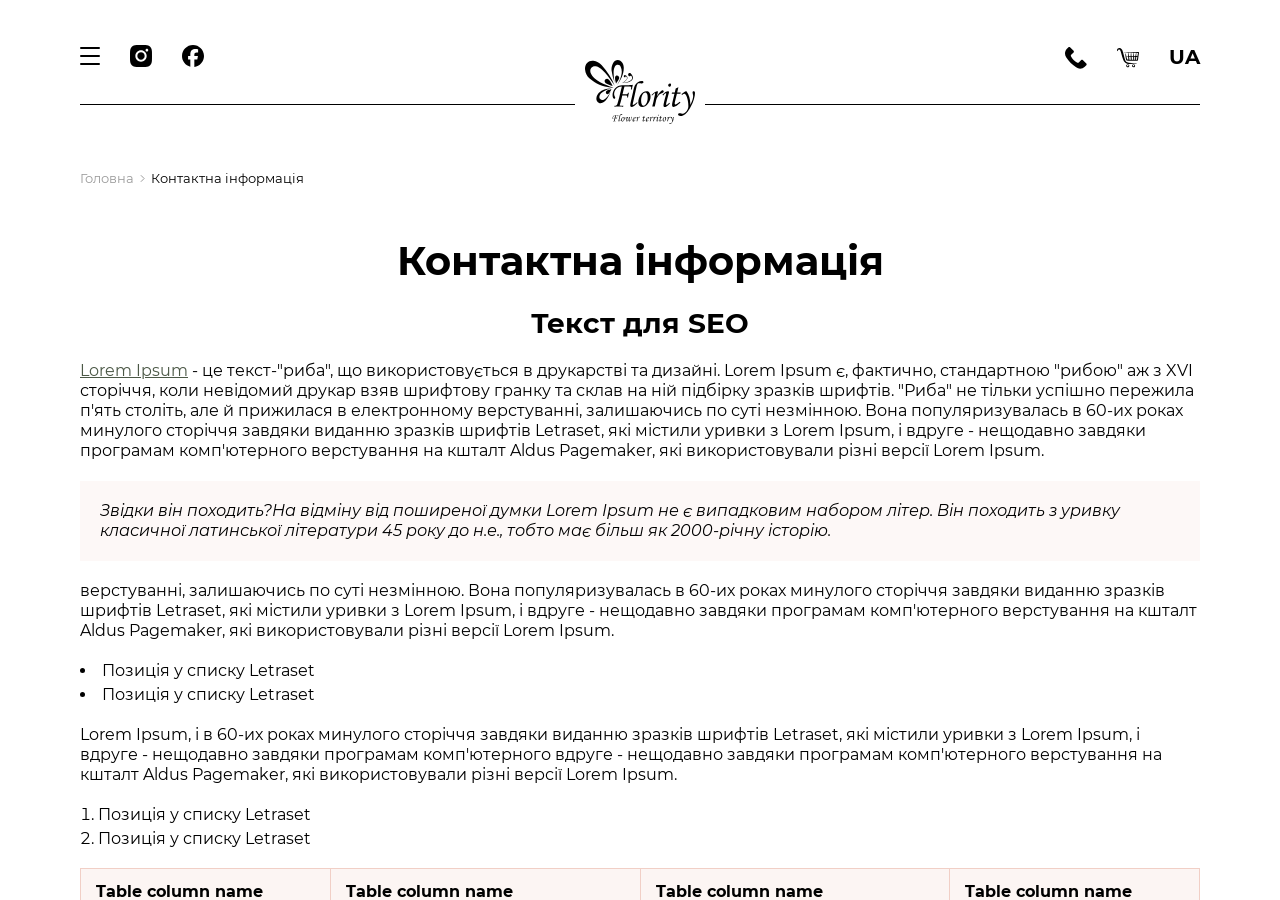
<file: contact.html>
<!DOCTYPE html>
<html lang="en" class="">

<head>
	<title>Contact</title>
	<meta charset="UTF-8">
	<meta name="format-detection" content="telephone=no">
	<!-- <style>body{opacity: 0;}</style> -->
	<link rel="stylesheet" href="css/style.min.css?_v=20260427140542">
	<link rel="shortcut icon" href="favicon.ico">
	<!-- <meta name="robots" content="noindex, nofollow"> -->
	<meta name="viewport" content="width=device-width, initial-scale=1.0">
</head>

<body class="main">
	<div class="wrapper">
		<header class="header">
			<div class="_container">
				<div class="header__body">
					<div class="header__column">
						<div class="header__burger">
							<span></span>
							<span></span>
							<span></span>
						</div>

						<a href="#" class="header__link">
							<svg width="22" height="22" viewBox="0 0 22 22" fill="none" xmlns="http://www.w3.org/2000/svg">
								<path d="M11.0064 0C8.01837 0 7.64432 0.0128931 6.47059 0.0644657C5.30115 0.116038 4.49717 0.305138 3.80066 0.575894C3.07407 0.859543 2.45925 1.23344 1.84874 1.84802C1.23393 2.45829 0.859879 3.07287 0.576119 3.79488C0.305257 4.49541 0.116084 5.29478 0.0644909 6.46376C0.0128982 7.64134 0 8.01524 0 11.0021C0 13.9891 0.0128982 14.363 0.0644909 15.5362C0.116084 16.7052 0.305257 17.5089 0.576119 18.2051C0.859879 18.9314 1.23393 19.546 1.84874 20.1563C2.45925 20.7666 3.07407 21.1448 3.79637 21.4241C4.49717 21.6949 5.29685 21.884 6.46629 21.9355C7.64002 21.9871 8.01407 22 11.0021 22C13.9902 22 14.3643 21.9871 15.538 21.9355C16.7074 21.884 17.5114 21.6949 18.2079 21.4241C18.9302 21.1448 19.545 20.7666 20.1556 20.1563C20.7661 19.546 21.1444 18.9314 21.4239 18.2094C21.6947 17.5089 21.8839 16.7095 21.9355 15.5405C21.9871 14.3673 22 13.9934 22 11.0064C22 8.01954 21.9871 7.64563 21.9355 6.47236C21.8839 5.30338 21.6947 4.49971 21.4239 3.80348C21.153 3.07287 20.779 2.45829 20.1642 1.84802C19.5536 1.23774 18.9388 0.859543 18.2165 0.580191C17.5157 0.309435 16.716 0.120336 15.5466 0.0687634C14.3686 0.0128932 13.9945 0 11.0064 0Z" />
								<path d="M11.0065 5.35059C7.88513 5.35059 5.35278 7.88194 5.35278 11.0021C5.35278 14.1222 7.88513 16.6536 11.0065 16.6536C14.1278 16.6536 16.6602 14.1222 16.6602 11.0021C16.6602 7.88194 14.1278 5.35059 11.0065 5.35059ZM11.0065 14.668C8.98147 14.668 7.3391 13.0263 7.3391 11.0021C7.3391 8.97786 8.98147 7.33613 11.0065 7.33613C13.0315 7.33613 14.6739 8.97786 14.6739 11.0021C14.6739 13.0263 13.0315 14.668 11.0065 14.668Z" fill="white" />
								<path d="M18.2038 5.12702C18.2038 5.85763 17.6105 6.44642 16.8839 6.44642C16.153 6.44642 15.564 5.85333 15.564 5.12702C15.564 4.3964 16.1573 3.80762 16.8839 3.80762C17.6105 3.80762 18.2038 4.4007 18.2038 5.12702Z" fill="white" />
							</svg>
						</a>

						<a href="#" class="header__link">
							<svg width="22" height="22" viewBox="0 0 22 22" fill="none" xmlns="http://www.w3.org/2000/svg">
								<path d="M10.9998 0C4.92482 0 0 4.94301 0 11.0404C0 16.2179 3.55161 20.5625 8.34267 21.7558V14.4144H6.07452V11.0404H8.34267V9.58661C8.34267 5.82889 10.0371 4.08716 13.7128 4.08716C14.4097 4.08716 15.6122 4.2245 16.1041 4.3614V7.4196C15.8445 7.39221 15.3935 7.37853 14.8334 7.37853C13.0299 7.37853 12.333 8.06435 12.333 9.84716V11.0404H15.9259L15.3086 14.4144H12.333V22C17.7796 21.3398 22 16.6851 22 11.0404C21.9996 4.94301 17.0747 0 10.9998 0Z" />
							</svg>
						</a>
					</div>

					<div class="header__logo">
						<a href="index.html"><img src="img/logo.svg" alt="Flority"></a>
					</div>

					<div class="header__column">
						<a href="tel:380660000000" class="header__link">
							<svg width="20" height="20" viewBox="0 0 20 20" fill="none" xmlns="http://www.w3.org/2000/svg">
								<path d="M1.75751 1.69566L3.16025 0.292922C3.55077 -0.0976021 4.18394 -0.0976028 4.57446 0.292921L7.79183 3.51029C8.18235 3.90081 8.18235 4.53398 7.79183 4.9245L5.60475 7.11157C5.25868 7.45765 5.17288 7.98635 5.39176 8.4241C6.65706 10.9547 8.709 13.0066 11.2396 14.2719C11.6773 14.4908 12.206 14.405 12.5521 14.0589L14.7392 11.8719C15.1297 11.4813 15.7629 11.4813 16.1534 11.8719L19.3708 15.0892C19.7613 15.4798 19.7613 16.1129 19.3708 16.5034L17.968 17.9062C15.8567 20.0175 12.5141 20.2551 10.1254 18.4636L7.65382 16.6099C5.91029 15.3022 4.36147 13.7534 3.05382 12.0099L1.20014 9.53831C-0.591397 7.14958 -0.353846 3.80702 1.75751 1.69566Z" />
							</svg>
						</a>

						<a href="basket.html" class="header__link">
							<svg width="25" height="23" viewBox="0 0 25 23" fill="none" xmlns="http://www.w3.org/2000/svg">
								<path d="M18.5812 18.1425L14.183 18.2022C13.2606 18.2147 12.3851 18.1031 11.4917 17.92C8.99579 17.4085 7.82617 15.4957 6.98741 13.2699C6.55721 12.1282 6.16711 11.0234 5.83458 9.84287L4.12343 3.76761C3.94363 3.12925 3.60828 2.5521 3.12494 2.15522C2.66247 1.77555 2.07651 1.76142 1.62545 2.12654C0.935568 2.68497 0.820274 3.83113 0.439247 3.7769C0.0921669 3.72751 -0.0612964 2.75458 0.022397 2.23522C0.249803 0.824838 1.48586 -0.118003 2.91543 0.0119433C4.59738 0.164834 5.9006 1.70891 6.31698 3.2108L7.31269 6.80289L8.55208 11.547C8.82465 12.5904 9.14545 13.5791 9.6195 14.532C10.0403 15.378 10.6912 16.0177 11.5703 16.3469C12.1953 16.5809 12.804 16.7472 13.4802 16.839C15.6002 17.1265 17.6874 17.3957 19.8273 17.4526L21.8177 17.5054C22.06 17.5118 22.2849 17.6052 22.4875 17.7469C22.3479 17.8445 22.1954 17.911 22.0318 17.9321C20.8776 18.0811 19.7575 18.1266 18.5812 18.1425Z" />
								<path d="M19.1905 20.8876C19.4938 20.7344 19.6414 20.4723 19.636 20.1809C19.6308 19.9035 19.4873 19.6583 19.2237 19.5098C18.9418 19.3511 18.623 19.3408 18.321 19.4967C18.1021 19.6096 17.8889 19.8578 17.877 20.1599C17.8642 20.4805 18.0623 20.7423 18.2847 20.869C18.5717 21.0328 18.8969 21.036 19.1905 20.8876ZM20.2667 21.3477C19.5578 22.2095 18.2495 22.24 17.4839 21.4713C16.8313 20.8161 16.8934 19.8001 17.588 19.2081C18.3057 18.5965 19.3727 18.6013 20.077 19.2291C20.6944 19.7794 20.8188 20.6765 20.2667 21.3477Z" />
								<path d="M13.0521 20.2327C13.0746 19.8877 12.8522 19.636 12.6372 19.5112C12.3651 19.3533 12.0695 19.3501 11.7948 19.4646C11.5033 19.5863 11.3082 19.8574 11.291 20.1353C11.2715 20.4505 11.4399 20.7208 11.7236 20.876C11.9956 21.0248 12.3098 21.0444 12.6129 20.8874C12.8097 20.7856 13.0309 20.5591 13.0521 20.2327ZM13.5896 21.4505C12.9015 22.1662 11.7988 22.1971 11.0449 21.6053C10.2932 21.0152 10.2353 19.9304 10.9284 19.2733C11.6277 18.6105 12.7125 18.5803 13.4541 19.1963C14.1414 19.7671 14.234 20.7803 13.5896 21.4505Z" />
								<path d="M20.642 13.3871C20.5658 12.3701 20.6473 11.499 20.745 10.4853L19.4509 10.4937L19.4869 11.3573C19.5158 12.049 19.5331 12.6953 19.4162 13.3905L20.642 13.3871ZM18.4972 13.3818C18.4032 12.6845 18.3713 12.2024 18.3506 11.6176C18.3313 11.2467 18.3329 10.8556 18.3622 10.4886L16.613 10.4319L16.7215 11.675C16.7722 12.256 16.7775 12.7954 16.706 13.3961L18.4972 13.3818ZM21.5662 13.4225L22.6578 13.3826L23.0591 10.3245L21.8338 10.4487L21.7908 11.7148C21.7709 12.2999 21.6746 12.8463 21.5662 13.4225ZM15.7876 13.4119L15.5814 11.911L15.5168 10.3898L13.7103 10.2754L13.9349 11.7903C14.0136 12.3206 14.019 12.8404 14.0137 13.387L15.7876 13.4119ZM13.0692 13.3268C12.8149 12.2218 12.6972 11.2466 12.6313 10.1666L10.7609 9.99288C11.0276 11.084 11.2852 12.0581 11.5985 13.064C11.5815 13.1079 11.5697 13.2085 11.6007 13.2062C11.6317 13.2039 11.714 13.1799 11.7511 13.1839L13.0692 13.3268ZM23.2 9.43617C23.3567 8.40083 23.4962 7.49052 23.7074 6.54158C23.8035 6.2832 23.8545 6.02831 23.8532 5.75147L22.012 5.61882L21.9352 7.46017L21.8714 9.33246L23.2 9.43617ZM21.1934 7.59002L21.6515 5.59149L19.1741 5.45862L19.2098 6.16066L19.3778 9.37694L20.9026 9.319C20.9917 8.74061 21.0586 8.17785 21.1934 7.59002ZM18.6933 6.55045L18.8506 5.43907L16.1387 5.3195L16.5172 9.47737L18.3976 9.40489C18.4491 8.43211 18.5294 7.52515 18.6933 6.55045ZM15.5939 7.76298L15.8414 5.32216L14.4679 5.25886L12.904 5.21083L13.0655 6.16118L13.6011 9.58567L15.5138 9.51502L15.5939 7.76298ZM10.4923 13.689C10.2003 12.7702 10 11.871 9.85217 10.9315C9.66069 9.71427 9.49445 8.53281 9.41066 7.30473C9.37926 6.8446 9.32508 6.42368 9.51703 5.96537C9.68734 6.19575 9.7873 6.41023 9.86568 6.65927C10.1784 7.65358 10.4354 8.65248 10.6864 9.67328L12.6011 9.60909C12.5216 8.51012 12.5258 7.48823 12.5929 6.42097L12.6451 5.20103C11.1056 5.15154 9.61288 5.14304 8.0896 5.17985C7.83649 5.18596 7.57613 5.34547 7.34888 5.08646C8.13283 4.93451 8.88399 4.87053 9.65756 4.83111L11.9236 4.71576L19.9849 4.69751L23.5815 4.74882C24.0414 4.75539 25.1018 4.67571 24.992 5.43438L24.2098 10.8387C24.0819 11.7226 23.965 12.5566 23.9035 13.4397C23.8665 13.9726 23.6439 14.4216 23.0815 14.5683C22.7222 14.662 22.3106 14.7071 21.9164 14.7086L19.5705 14.7177L13.854 14.7255C12.9672 14.7267 12.1346 14.586 11.2827 14.3991C10.897 14.3144 10.6242 14.104 10.4923 13.689Z" />
							</svg>
						</a>

						<a href="#" class="header__lang">UA</a>
					</div>
				</div>
			</div>
		</header>

		<div class="menu">
			<div class="menu__header">
				<div class="menu__close">
					<svg width="20" height="20" viewBox="0 0 20 20" fill="none" xmlns="http://www.w3.org/2000/svg">
						<path d="M19 1L1 19" stroke-width="2" stroke-linecap="round" stroke-linejoin="round" />
						<path d="M1 1L19 19" stroke-width="2" stroke-linecap="round" stroke-linejoin="round" />
					</svg>
				</div>
			</div>

			<div class="menu__content">
				<nav class="menu__list">
					<a href="#" class="menu__link">Доставка квітів</a>
					<a href="category.html" class="menu__link">Категорії товарів</a>
					<a href="#" class="menu__link">Акції</a>
					<a href="feedback.html" class="menu__link">Відгуки</a>
					<a href="contact.html" class="menu__link">Контакти</a>
					<a href="info.html" class="menu__link">Як зробити замовлення</a>
				</nav>

				<div class="menu__socials">
					<a href="#" class="menu__social">
						<svg width="22" height="22" viewBox="0 0 22 22" fill="none" xmlns="http://www.w3.org/2000/svg">
							<path d="M11.0064 0C8.01837 0 7.64432 0.0128931 6.47059 0.0644657C5.30115 0.116038 4.49717 0.305138 3.80066 0.575894C3.07407 0.859543 2.45925 1.23344 1.84874 1.84802C1.23393 2.45829 0.859879 3.07287 0.576119 3.79488C0.305257 4.49541 0.116084 5.29478 0.0644909 6.46376C0.0128982 7.64134 0 8.01524 0 11.0021C0 13.9891 0.0128982 14.363 0.0644909 15.5362C0.116084 16.7052 0.305257 17.5089 0.576119 18.2051C0.859879 18.9314 1.23393 19.546 1.84874 20.1563C2.45925 20.7666 3.07407 21.1448 3.79637 21.4241C4.49717 21.6949 5.29685 21.884 6.46629 21.9355C7.64002 21.9871 8.01407 22 11.0021 22C13.9902 22 14.3643 21.9871 15.538 21.9355C16.7074 21.884 17.5114 21.6949 18.2079 21.4241C18.9302 21.1448 19.545 20.7666 20.1556 20.1563C20.7661 19.546 21.1444 18.9314 21.4239 18.2094C21.6947 17.5089 21.8839 16.7095 21.9355 15.5405C21.9871 14.3673 22 13.9934 22 11.0064C22 8.01954 21.9871 7.64563 21.9355 6.47236C21.8839 5.30338 21.6947 4.49971 21.4239 3.80348C21.153 3.07287 20.779 2.45829 20.1642 1.84802C19.5536 1.23774 18.9388 0.859543 18.2165 0.580191C17.5157 0.309435 16.716 0.120336 15.5466 0.0687634C14.3686 0.0128932 13.9945 0 11.0064 0Z" />
							<path d="M11.0065 5.35059C7.88513 5.35059 5.35278 7.88194 5.35278 11.0021C5.35278 14.1222 7.88513 16.6536 11.0065 16.6536C14.1278 16.6536 16.6602 14.1222 16.6602 11.0021C16.6602 7.88194 14.1278 5.35059 11.0065 5.35059ZM11.0065 14.668C8.98147 14.668 7.3391 13.0263 7.3391 11.0021C7.3391 8.97786 8.98147 7.33613 11.0065 7.33613C13.0315 7.33613 14.6739 8.97786 14.6739 11.0021C14.6739 13.0263 13.0315 14.668 11.0065 14.668Z" fill="white" />
							<path d="M18.2038 5.12702C18.2038 5.85763 17.6105 6.44642 16.8839 6.44642C16.153 6.44642 15.564 5.85333 15.564 5.12702C15.564 4.3964 16.1573 3.80762 16.8839 3.80762C17.6105 3.80762 18.2038 4.4007 18.2038 5.12702Z" fill="white" />
						</svg>
					</a>
					<a href="#" class="menu__social">
						<svg width="22" height="22" viewBox="0 0 22 22" fill="none" xmlns="http://www.w3.org/2000/svg">
							<path d="M10.9998 0C4.92482 0 0 4.94301 0 11.0404C0 16.2179 3.55161 20.5625 8.34267 21.7558V14.4144H6.07452V11.0404H8.34267V9.58661C8.34267 5.82889 10.0371 4.08716 13.7128 4.08716C14.4097 4.08716 15.6122 4.2245 16.1041 4.3614V7.4196C15.8445 7.39221 15.3935 7.37853 14.8334 7.37853C13.0299 7.37853 12.333 8.06435 12.333 9.84716V11.0404H15.9259L15.3086 14.4144H12.333V22C17.7796 21.3398 22 16.6851 22 11.0404C21.9996 4.94301 17.0747 0 10.9998 0Z" />
						</svg>
					</a>
				</div>
			</div>
		</div>


		<main class="page">
			<div class="breadcrumbs">
				<div class="_container">
					<ul class="breadcrumbs__list">
						<li><a href="index.html" class="breadcrumbs__item link">Головна</a></li>
						<li class="breadcrumbs__item">Контактна інформація</li>
					</ul>
				</div>
			</div>

			<div class="info">
				<div class="_container">
					<div class="info__body">
						<h1>Контактна інформація</h1>
						<h2>Текст для SEO</h2>
						<p><a href="#">Lorem Ipsum</a> - це текст-"риба", що використовується в друкарстві та дизайні. Lorem Ipsum є, фактично, стандартною "рибою" аж з XVI сторіччя, коли невідомий друкар взяв шрифтову гранку та склав на ній підбірку зразків шрифтів. "Риба" не тільки успішно пережила п'ять століть, але й прижилася в електронному верстуванні, залишаючись по суті незмінною. Вона популяризувалась в 60-их роках минулого сторіччя завдяки виданню зразків шрифтів Letraset, які містили уривки з Lorem Ipsum, і вдруге - нещодавно завдяки програмам комп'ютерного верстування на кшталт Aldus Pagemaker, які використовували різні версії Lorem Ipsum.</p>
						<blockquote>Звідки він походить?На відміну від поширеної думки Lorem Ipsum не є випадковим набором літер. Він походить з уривку класичної латинської літератури 45 року до н.е., тобто має більш як 2000-річну історію.</blockquote>
						<p>верстуванні, залишаючись по суті незмінною. Вона популяризувалась в 60-их роках минулого сторіччя завдяки виданню зразків шрифтів Letraset, які містили уривки з Lorem Ipsum, і вдруге - нещодавно завдяки програмам комп'ютерного верстування на кшталт Aldus Pagemaker, які використовували різні версії Lorem Ipsum.</p>
						<ul>
							<li>Позиція у списку Letraset</li>
							<li>Позиція у списку Letraset</li>
						</ul>
						<p>Lorem Ipsum, і в 60-их роках минулого сторіччя завдяки виданню зразків шрифтів Letraset, які містили уривки з Lorem Ipsum, і вдруге - нещодавно завдяки програмам комп'ютерного вдруге - нещодавно завдяки програмам комп'ютерного верстування на кшталт Aldus Pagemaker, які використовували різні версії Lorem Ipsum.</p>
						<ol>
							<li>Позиція у списку Letraset</li>
							<li>Позиція у списку Letraset</li>
						</ol>
						<table>
							<tr>
								<th>Table column name</th>
								<th>Table column name</th>
								<th>Table column name</th>
								<th>Table column name</th>
							</tr>
							<tr>
								<td>Table Content</td>
								<td>Here is also the content of the table</td>
								<td>Here is also the content of the table</td>
								<td>Table Content</td>
							</tr>
							<tr>
								<td>Table Content</td>
								<td>Here is also the content of the table</td>
								<td>Here is also the content of the table</td>
								<td>Table Content</td>
							</tr>
							<tr>
								<td>Table Content</td>
								<td>Here is also the content of the table</td>
								<td>Here is also the content of the table</td>
								<td>Table Content</td>
							</tr>
							<tr>
								<td>Table Content</td>
								<td>Here is also the content of the table</td>
								<td>Here is also the content of the table</td>
								<td>Table Content</td>
							</tr>
						</table>
						<h1>H1 Heading — 40 px</h1>
						<h2>H2 Heading — 28 px</h2>
						<h3>H3 Heading — 24 px</h3>
						<h4>H4 Heading — 22 px</h4>
						<h5>H5 Heading — 20 px</h5>
						<h6>H6 Heading — 18 px</h6>
					</div>
				</div>
			</div>

			<div class="map section">
				<div class="_container">
					<iframe loading="lazy" src="https://maps.google.com/maps?q=%D0%B2%D1%83%D0%BB.%20%D0%92%D0%B0%D1%81%D0%B8%D0%BB%D1%8F%20%D0%A1%D1%82%D0%B5%D1%84%D0%B0%D0%BD%D0%B8%D0%BA%D0%B0%2C%20%D0%92%D0%BE%D0%BB%D0%BE%D1%81%D1%8F%D0%BD%D0%BA%D0%B0%2C%20%D0%9B%D1%8C%D0%B2%D1%96%D0%B2%D1%81%D1%8C%D0%BA%D0%B0%20%D0%BE%D0%B1%D0%BB%D0%B0%D1%81%D1%82%D1%8C%2C%2082663&amp;t=m&amp;z=10&amp;output=embed&amp;iwloc=near"></iframe>
				</div>
			</div>
		</main>

		<div aria-hidden="true" class="popup">
			<div class="popup__wrapper">
				<form class="popup__content" novalidate>
					<h3 class="popup__title">Швидке замовлення</h3>

					<div class="popup__product">
						<div class="popup__product-title">Товар:</div>
						<div class="popup__product-name">Товар Букет 19 білих троянд</div>
					</div>

					<div class="popup__quantity">
						<div class="popup__quantity-title">Кількість:</div>

						<div data-quantity class="quantity">
							<button data-quantity-minus type="button" class="quantity__button quantity__button_minus"></button>
							<div class="quantity__input">
								<input data-quantity-value type="number" name="quantity" value="1" min="1">
							</div>
							<button data-quantity-plus type="button" class="quantity__button quantity__button_plus"></button>
						</div>
					</div>

					<div class="popup__cost">
						<div class="popup__cost-title">Сума:</div>
						<div class="popup__cost-total">12983, 00<span>₴</span></div>
					</div>

					<div class="popup__input-block">
						<div class="popup__input-row">
							<div class="popup__input-name">Ваше ім’я<span>*</span></div>
							<input type="text" name="name" placeholder="" class="popup__input input" autocomplete="off" required>
						</div>

						<div class="popup__input-row">
							<div class="popup__input-name">Ваш телефон<span>*</span></div>
							<input type="tel" name="phone" placeholder="Телефон" class="popup__input input" autocomplete="off" required>
						</div>
					</div>

					<div class="popup__button button">
						<input type="submit">
						<span>Замовити зараз</span>
					</div>
				</form>
			</div>
		</div>
		<footer class="footer">
			<div class="_container">
				<div class="footer__body">
					<a href="index.html" class="footer__logo">
						<img src="img/logo.svg" alt="Image">
					</a>

					<div class="footer__info">
						<h3 class="footer__title">Інформація</h3>
						<div class="footer__info-list">
							<a href="#" class="footer__info-item">Доставка та оплата</a>
							<a href="#" class="footer__info-item">Мапа сайту</a>
							<a href="#" class="footer__info-item">Договір публічна оферта</a>
						</div>
					</div>

					<div class="footer__contacts">
						<h3 class="footer__title">Контакти</h3>
						<div class="footer__contacts-body">
							<div class="footer__phones">
								<a href="tel:380635700335" class="footer__phone">+38 (063) <span>57 00 335</span></a>
								<a href="tel:380679603336" class="footer__phone">+38 (067) <span>96 03 336</span></a>
								<a href="tel:380994944490" class="footer__phone">+38 (099) <span>49 44 490</span></a>
							</div>

							<div class="footer__messanger">
								<div class="footer__messanger-title">Viber, Telegram, WhatsApp: </div>
								<div class="footer__messanger-number">+38 (099) <span>49 44 490</span></div>
							</div>
							<div class="footer__socials">
								<a href="#" class="footer__social">
									<svg width="22" height="22" viewBox="0 0 22 22" fill="none" xmlns="http://www.w3.org/2000/svg">
										<path d="M10.9998 0C4.92482 0 0 4.94301 0 11.0404C0 16.2179 3.55161 20.5625 8.34267 21.7558V14.4144H6.07452V11.0404H8.34267V9.58661C8.34267 5.82889 10.0371 4.08716 13.7128 4.08716C14.4097 4.08716 15.6122 4.2245 16.1041 4.3614V7.4196C15.8445 7.39221 15.3935 7.37853 14.8334 7.37853C13.0299 7.37853 12.333 8.06435 12.333 9.84716V11.0404H15.9259L15.3086 14.4144H12.333V22C17.7796 21.3398 22 16.6851 22 11.0404C21.9996 4.94301 17.0747 0 10.9998 0Z" />
									</svg>
									<span>Facebook</span>
								</a>
								<a href="#" class="footer__social">
									<svg width="22" height="22" viewBox="0 0 22 22" fill="none" xmlns="http://www.w3.org/2000/svg">
										<path d="M11.0064 0C8.01837 0 7.64432 0.0128931 6.47059 0.0644657C5.30115 0.116038 4.49717 0.305138 3.80066 0.575894C3.07407 0.859543 2.45925 1.23344 1.84874 1.84802C1.23393 2.45829 0.859879 3.07287 0.576119 3.79488C0.305257 4.49541 0.116084 5.29478 0.0644909 6.46376C0.0128982 7.64134 0 8.01524 0 11.0021C0 13.9891 0.0128982 14.363 0.0644909 15.5362C0.116084 16.7052 0.305257 17.5089 0.576119 18.2051C0.859879 18.9314 1.23393 19.546 1.84874 20.1563C2.45925 20.7666 3.07407 21.1448 3.79637 21.4241C4.49717 21.6949 5.29685 21.884 6.46629 21.9355C7.64002 21.9871 8.01407 22 11.0021 22C13.9902 22 14.3643 21.9871 15.538 21.9355C16.7074 21.884 17.5114 21.6949 18.2079 21.4241C18.9302 21.1448 19.545 20.7666 20.1556 20.1563C20.7661 19.546 21.1444 18.9314 21.4239 18.2094C21.6947 17.5089 21.8839 16.7095 21.9355 15.5405C21.9871 14.3673 22 13.9934 22 11.0064C22 8.01954 21.9871 7.64563 21.9355 6.47236C21.8839 5.30338 21.6947 4.49971 21.4239 3.80348C21.153 3.07287 20.779 2.45829 20.1642 1.84802C19.5536 1.23774 18.9388 0.859543 18.2165 0.580191C17.5157 0.309435 16.716 0.120336 15.5466 0.0687634C14.3686 0.0128932 13.9945 0 11.0064 0Z" />
										<path d="M11.0065 5.35059C7.88513 5.35059 5.35278 7.88194 5.35278 11.0021C5.35278 14.1222 7.88513 16.6536 11.0065 16.6536C14.1278 16.6536 16.6602 14.1222 16.6602 11.0021C16.6602 7.88194 14.1278 5.35059 11.0065 5.35059ZM11.0065 14.668C8.98147 14.668 7.3391 13.0263 7.3391 11.0021C7.3391 8.97786 8.98147 7.33613 11.0065 7.33613C13.0315 7.33613 14.6739 8.97786 14.6739 11.0021C14.6739 13.0263 13.0315 14.668 11.0065 14.668Z" fill="white" />
										<path d="M18.2038 5.12702C18.2038 5.85763 17.6105 6.44642 16.8839 6.44642C16.153 6.44642 15.564 5.85333 15.564 5.12702C15.564 4.3964 16.1573 3.80762 16.8839 3.80762C17.6105 3.80762 18.2038 4.4007 18.2038 5.12702Z" fill="white" />
									</svg>
									<span>Instagram</span>
								</a>
							</div>
						</div>
					</div>

					<div class="footer__bank">
						<h3 class="footer__title">Ми приймаємо:</h3>
						<div class="footer__bank-body">
							<div class="footer__bank-item">
								<img src="img/icon/visa.svg" alt="Image">
								<span>Visa</span>
							</div>
							<div class="footer__bank-item">
								<img src="img/icon/mastercard.svg" alt="Image">
								<span>Mastercard</span>
							</div>
							<div class="footer__bank-item">
								<img src="img/icon/wayforpay.svg" alt="Image">
								<span>WayForPay</span>
							</div>
							<div class="footer__bank-item">
								<img src="img/icon/googlepay.svg" alt="Image">
								<span>Google Play</span>
							</div>
							<div class="footer__bank-item">
								<img src="img/icon/appstore.svg" alt="Image">
								<span>App Store</span>
							</div>
						</div>
					</div>

					<a href="#" class="footer__author">
						<svg width="86" height="26" viewBox="0 0 86 26" fill="none" xmlns="http://www.w3.org/2000/svg">
							<path fill-rule="evenodd" clip-rule="evenodd" d="M39.7079 17.3101V20.3842H27.3735V17.3101H39.7079ZM39.7079 11.4538V14.5286H27.3735V11.4538H39.7079ZM39.7079 5.59882V8.67164H27.3735V5.59882H39.7079ZM65.1804 5.403V20.5787H62.2227V5.403H65.1804ZM65.1804 0.0867299V3.1609H62.2227V0.0867299H65.1804ZM13.0858 5.20718V8.28135H8.02208V20.3842H5.06368V8.28135H0V5.20718H13.0858ZM78.6989 12.9905L86 20.5794H81.8163L76.6067 15.1642L71.3986 20.5794H67.2142L74.5159 12.9905L67.2142 5.403H71.3986L76.6067 10.8162L81.8163 5.403H86L78.6989 12.9905ZM44.1146 5.20718H48.5515C54.2584 5.20718 58.9024 10.0336 58.9024 15.9658V20.3836H55.9461V15.9658C55.9461 11.7289 52.6279 8.28135 48.5515 8.28135H47.0716V20.3836H44.1146V5.20718ZM18.2568 15.8492L18.2458 15.8269L16.8532 11.5812C15.2481 6.72496 16.9778 1.97717 19.6919 0H23.0294C19.9926 3.47665 18.8815 6.53388 20.0765 10.1501L21.469 14.3958L21.48 14.4188C23.0852 19.2757 21.3528 24.0222 18.642 26H15.3052C18.3407 22.5227 19.4518 19.4654 18.2568 15.8492Z" />
						</svg>
					</a>
				</div>
			</div>
		</footer>

	</div>
	<script src="js/app.min.js?_v=20260427140542"></script>
</body>

</html>
</file>
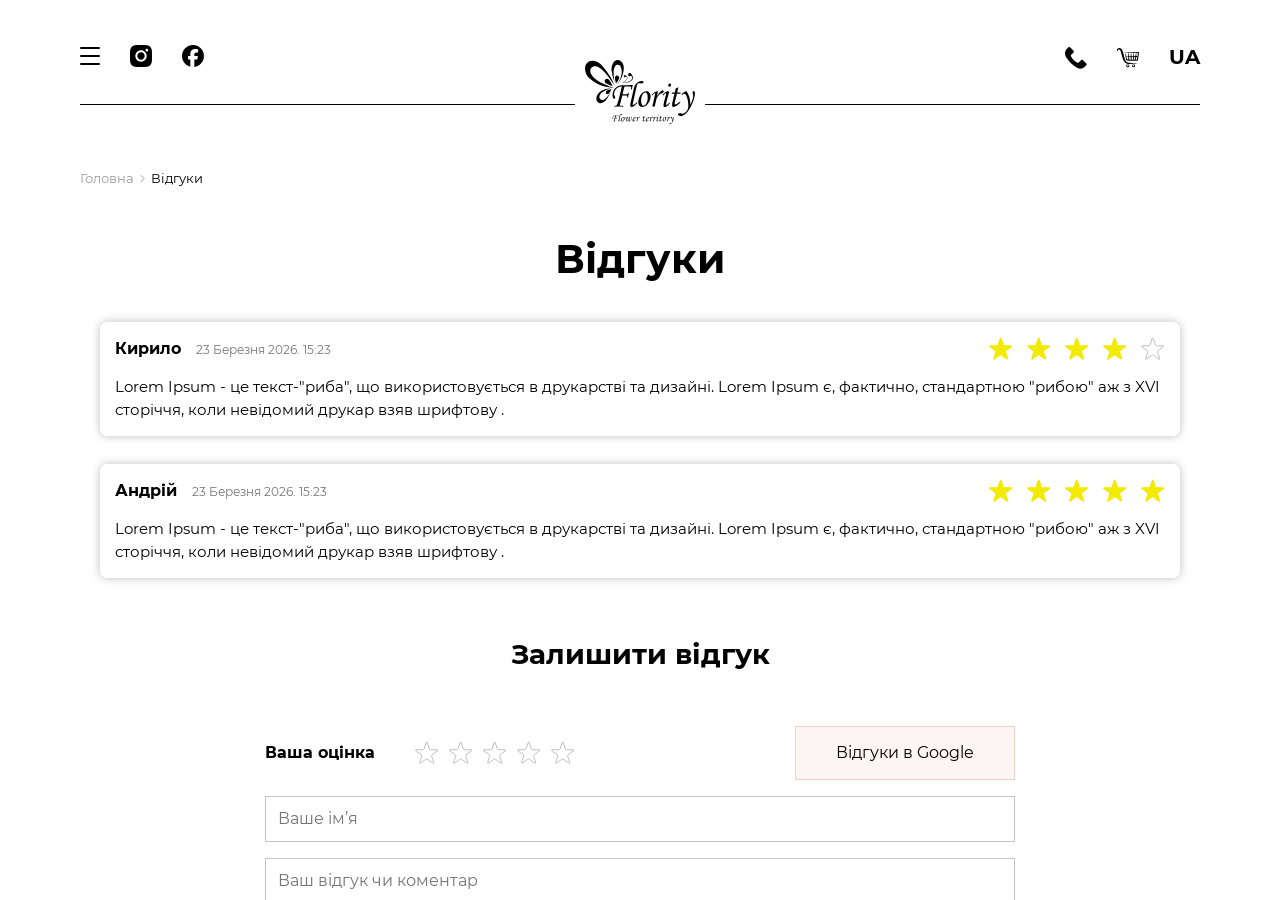
<file: feedback.html>
<!DOCTYPE html>
<html lang="en" class="">

<head>
	<title>Feedback</title>
	<meta charset="UTF-8">
	<meta name="format-detection" content="telephone=no">
	<!-- <style>body{opacity: 0;}</style> -->
	<link rel="stylesheet" href="css/style.min.css?_v=20260427140542">
	<link rel="shortcut icon" href="favicon.ico">
	<!-- <meta name="robots" content="noindex, nofollow"> -->
	<meta name="viewport" content="width=device-width, initial-scale=1.0">
</head>

<body class="main">
	<div class="wrapper">
		<header class="header">
			<div class="_container">
				<div class="header__body">
					<div class="header__column">
						<div class="header__burger">
							<span></span>
							<span></span>
							<span></span>
						</div>

						<a href="#" class="header__link">
							<svg width="22" height="22" viewBox="0 0 22 22" fill="none" xmlns="http://www.w3.org/2000/svg">
								<path d="M11.0064 0C8.01837 0 7.64432 0.0128931 6.47059 0.0644657C5.30115 0.116038 4.49717 0.305138 3.80066 0.575894C3.07407 0.859543 2.45925 1.23344 1.84874 1.84802C1.23393 2.45829 0.859879 3.07287 0.576119 3.79488C0.305257 4.49541 0.116084 5.29478 0.0644909 6.46376C0.0128982 7.64134 0 8.01524 0 11.0021C0 13.9891 0.0128982 14.363 0.0644909 15.5362C0.116084 16.7052 0.305257 17.5089 0.576119 18.2051C0.859879 18.9314 1.23393 19.546 1.84874 20.1563C2.45925 20.7666 3.07407 21.1448 3.79637 21.4241C4.49717 21.6949 5.29685 21.884 6.46629 21.9355C7.64002 21.9871 8.01407 22 11.0021 22C13.9902 22 14.3643 21.9871 15.538 21.9355C16.7074 21.884 17.5114 21.6949 18.2079 21.4241C18.9302 21.1448 19.545 20.7666 20.1556 20.1563C20.7661 19.546 21.1444 18.9314 21.4239 18.2094C21.6947 17.5089 21.8839 16.7095 21.9355 15.5405C21.9871 14.3673 22 13.9934 22 11.0064C22 8.01954 21.9871 7.64563 21.9355 6.47236C21.8839 5.30338 21.6947 4.49971 21.4239 3.80348C21.153 3.07287 20.779 2.45829 20.1642 1.84802C19.5536 1.23774 18.9388 0.859543 18.2165 0.580191C17.5157 0.309435 16.716 0.120336 15.5466 0.0687634C14.3686 0.0128932 13.9945 0 11.0064 0Z" />
								<path d="M11.0065 5.35059C7.88513 5.35059 5.35278 7.88194 5.35278 11.0021C5.35278 14.1222 7.88513 16.6536 11.0065 16.6536C14.1278 16.6536 16.6602 14.1222 16.6602 11.0021C16.6602 7.88194 14.1278 5.35059 11.0065 5.35059ZM11.0065 14.668C8.98147 14.668 7.3391 13.0263 7.3391 11.0021C7.3391 8.97786 8.98147 7.33613 11.0065 7.33613C13.0315 7.33613 14.6739 8.97786 14.6739 11.0021C14.6739 13.0263 13.0315 14.668 11.0065 14.668Z" fill="white" />
								<path d="M18.2038 5.12702C18.2038 5.85763 17.6105 6.44642 16.8839 6.44642C16.153 6.44642 15.564 5.85333 15.564 5.12702C15.564 4.3964 16.1573 3.80762 16.8839 3.80762C17.6105 3.80762 18.2038 4.4007 18.2038 5.12702Z" fill="white" />
							</svg>
						</a>

						<a href="#" class="header__link">
							<svg width="22" height="22" viewBox="0 0 22 22" fill="none" xmlns="http://www.w3.org/2000/svg">
								<path d="M10.9998 0C4.92482 0 0 4.94301 0 11.0404C0 16.2179 3.55161 20.5625 8.34267 21.7558V14.4144H6.07452V11.0404H8.34267V9.58661C8.34267 5.82889 10.0371 4.08716 13.7128 4.08716C14.4097 4.08716 15.6122 4.2245 16.1041 4.3614V7.4196C15.8445 7.39221 15.3935 7.37853 14.8334 7.37853C13.0299 7.37853 12.333 8.06435 12.333 9.84716V11.0404H15.9259L15.3086 14.4144H12.333V22C17.7796 21.3398 22 16.6851 22 11.0404C21.9996 4.94301 17.0747 0 10.9998 0Z" />
							</svg>
						</a>
					</div>

					<div class="header__logo">
						<a href="index.html"><img src="img/logo.svg" alt="Flority"></a>
					</div>

					<div class="header__column">
						<a href="tel:380660000000" class="header__link">
							<svg width="20" height="20" viewBox="0 0 20 20" fill="none" xmlns="http://www.w3.org/2000/svg">
								<path d="M1.75751 1.69566L3.16025 0.292922C3.55077 -0.0976021 4.18394 -0.0976028 4.57446 0.292921L7.79183 3.51029C8.18235 3.90081 8.18235 4.53398 7.79183 4.9245L5.60475 7.11157C5.25868 7.45765 5.17288 7.98635 5.39176 8.4241C6.65706 10.9547 8.709 13.0066 11.2396 14.2719C11.6773 14.4908 12.206 14.405 12.5521 14.0589L14.7392 11.8719C15.1297 11.4813 15.7629 11.4813 16.1534 11.8719L19.3708 15.0892C19.7613 15.4798 19.7613 16.1129 19.3708 16.5034L17.968 17.9062C15.8567 20.0175 12.5141 20.2551 10.1254 18.4636L7.65382 16.6099C5.91029 15.3022 4.36147 13.7534 3.05382 12.0099L1.20014 9.53831C-0.591397 7.14958 -0.353846 3.80702 1.75751 1.69566Z" />
							</svg>
						</a>

						<a href="basket.html" class="header__link">
							<svg width="25" height="23" viewBox="0 0 25 23" fill="none" xmlns="http://www.w3.org/2000/svg">
								<path d="M18.5812 18.1425L14.183 18.2022C13.2606 18.2147 12.3851 18.1031 11.4917 17.92C8.99579 17.4085 7.82617 15.4957 6.98741 13.2699C6.55721 12.1282 6.16711 11.0234 5.83458 9.84287L4.12343 3.76761C3.94363 3.12925 3.60828 2.5521 3.12494 2.15522C2.66247 1.77555 2.07651 1.76142 1.62545 2.12654C0.935568 2.68497 0.820274 3.83113 0.439247 3.7769C0.0921669 3.72751 -0.0612964 2.75458 0.022397 2.23522C0.249803 0.824838 1.48586 -0.118003 2.91543 0.0119433C4.59738 0.164834 5.9006 1.70891 6.31698 3.2108L7.31269 6.80289L8.55208 11.547C8.82465 12.5904 9.14545 13.5791 9.6195 14.532C10.0403 15.378 10.6912 16.0177 11.5703 16.3469C12.1953 16.5809 12.804 16.7472 13.4802 16.839C15.6002 17.1265 17.6874 17.3957 19.8273 17.4526L21.8177 17.5054C22.06 17.5118 22.2849 17.6052 22.4875 17.7469C22.3479 17.8445 22.1954 17.911 22.0318 17.9321C20.8776 18.0811 19.7575 18.1266 18.5812 18.1425Z" />
								<path d="M19.1905 20.8876C19.4938 20.7344 19.6414 20.4723 19.636 20.1809C19.6308 19.9035 19.4873 19.6583 19.2237 19.5098C18.9418 19.3511 18.623 19.3408 18.321 19.4967C18.1021 19.6096 17.8889 19.8578 17.877 20.1599C17.8642 20.4805 18.0623 20.7423 18.2847 20.869C18.5717 21.0328 18.8969 21.036 19.1905 20.8876ZM20.2667 21.3477C19.5578 22.2095 18.2495 22.24 17.4839 21.4713C16.8313 20.8161 16.8934 19.8001 17.588 19.2081C18.3057 18.5965 19.3727 18.6013 20.077 19.2291C20.6944 19.7794 20.8188 20.6765 20.2667 21.3477Z" />
								<path d="M13.0521 20.2327C13.0746 19.8877 12.8522 19.636 12.6372 19.5112C12.3651 19.3533 12.0695 19.3501 11.7948 19.4646C11.5033 19.5863 11.3082 19.8574 11.291 20.1353C11.2715 20.4505 11.4399 20.7208 11.7236 20.876C11.9956 21.0248 12.3098 21.0444 12.6129 20.8874C12.8097 20.7856 13.0309 20.5591 13.0521 20.2327ZM13.5896 21.4505C12.9015 22.1662 11.7988 22.1971 11.0449 21.6053C10.2932 21.0152 10.2353 19.9304 10.9284 19.2733C11.6277 18.6105 12.7125 18.5803 13.4541 19.1963C14.1414 19.7671 14.234 20.7803 13.5896 21.4505Z" />
								<path d="M20.642 13.3871C20.5658 12.3701 20.6473 11.499 20.745 10.4853L19.4509 10.4937L19.4869 11.3573C19.5158 12.049 19.5331 12.6953 19.4162 13.3905L20.642 13.3871ZM18.4972 13.3818C18.4032 12.6845 18.3713 12.2024 18.3506 11.6176C18.3313 11.2467 18.3329 10.8556 18.3622 10.4886L16.613 10.4319L16.7215 11.675C16.7722 12.256 16.7775 12.7954 16.706 13.3961L18.4972 13.3818ZM21.5662 13.4225L22.6578 13.3826L23.0591 10.3245L21.8338 10.4487L21.7908 11.7148C21.7709 12.2999 21.6746 12.8463 21.5662 13.4225ZM15.7876 13.4119L15.5814 11.911L15.5168 10.3898L13.7103 10.2754L13.9349 11.7903C14.0136 12.3206 14.019 12.8404 14.0137 13.387L15.7876 13.4119ZM13.0692 13.3268C12.8149 12.2218 12.6972 11.2466 12.6313 10.1666L10.7609 9.99288C11.0276 11.084 11.2852 12.0581 11.5985 13.064C11.5815 13.1079 11.5697 13.2085 11.6007 13.2062C11.6317 13.2039 11.714 13.1799 11.7511 13.1839L13.0692 13.3268ZM23.2 9.43617C23.3567 8.40083 23.4962 7.49052 23.7074 6.54158C23.8035 6.2832 23.8545 6.02831 23.8532 5.75147L22.012 5.61882L21.9352 7.46017L21.8714 9.33246L23.2 9.43617ZM21.1934 7.59002L21.6515 5.59149L19.1741 5.45862L19.2098 6.16066L19.3778 9.37694L20.9026 9.319C20.9917 8.74061 21.0586 8.17785 21.1934 7.59002ZM18.6933 6.55045L18.8506 5.43907L16.1387 5.3195L16.5172 9.47737L18.3976 9.40489C18.4491 8.43211 18.5294 7.52515 18.6933 6.55045ZM15.5939 7.76298L15.8414 5.32216L14.4679 5.25886L12.904 5.21083L13.0655 6.16118L13.6011 9.58567L15.5138 9.51502L15.5939 7.76298ZM10.4923 13.689C10.2003 12.7702 10 11.871 9.85217 10.9315C9.66069 9.71427 9.49445 8.53281 9.41066 7.30473C9.37926 6.8446 9.32508 6.42368 9.51703 5.96537C9.68734 6.19575 9.7873 6.41023 9.86568 6.65927C10.1784 7.65358 10.4354 8.65248 10.6864 9.67328L12.6011 9.60909C12.5216 8.51012 12.5258 7.48823 12.5929 6.42097L12.6451 5.20103C11.1056 5.15154 9.61288 5.14304 8.0896 5.17985C7.83649 5.18596 7.57613 5.34547 7.34888 5.08646C8.13283 4.93451 8.88399 4.87053 9.65756 4.83111L11.9236 4.71576L19.9849 4.69751L23.5815 4.74882C24.0414 4.75539 25.1018 4.67571 24.992 5.43438L24.2098 10.8387C24.0819 11.7226 23.965 12.5566 23.9035 13.4397C23.8665 13.9726 23.6439 14.4216 23.0815 14.5683C22.7222 14.662 22.3106 14.7071 21.9164 14.7086L19.5705 14.7177L13.854 14.7255C12.9672 14.7267 12.1346 14.586 11.2827 14.3991C10.897 14.3144 10.6242 14.104 10.4923 13.689Z" />
							</svg>
						</a>

						<a href="#" class="header__lang">UA</a>
					</div>
				</div>
			</div>
		</header>

		<div class="menu">
			<div class="menu__header">
				<div class="menu__close">
					<svg width="20" height="20" viewBox="0 0 20 20" fill="none" xmlns="http://www.w3.org/2000/svg">
						<path d="M19 1L1 19" stroke-width="2" stroke-linecap="round" stroke-linejoin="round" />
						<path d="M1 1L19 19" stroke-width="2" stroke-linecap="round" stroke-linejoin="round" />
					</svg>
				</div>
			</div>

			<div class="menu__content">
				<nav class="menu__list">
					<a href="#" class="menu__link">Доставка квітів</a>
					<a href="category.html" class="menu__link">Категорії товарів</a>
					<a href="#" class="menu__link">Акції</a>
					<a href="feedback.html" class="menu__link">Відгуки</a>
					<a href="contact.html" class="menu__link">Контакти</a>
					<a href="info.html" class="menu__link">Як зробити замовлення</a>
				</nav>

				<div class="menu__socials">
					<a href="#" class="menu__social">
						<svg width="22" height="22" viewBox="0 0 22 22" fill="none" xmlns="http://www.w3.org/2000/svg">
							<path d="M11.0064 0C8.01837 0 7.64432 0.0128931 6.47059 0.0644657C5.30115 0.116038 4.49717 0.305138 3.80066 0.575894C3.07407 0.859543 2.45925 1.23344 1.84874 1.84802C1.23393 2.45829 0.859879 3.07287 0.576119 3.79488C0.305257 4.49541 0.116084 5.29478 0.0644909 6.46376C0.0128982 7.64134 0 8.01524 0 11.0021C0 13.9891 0.0128982 14.363 0.0644909 15.5362C0.116084 16.7052 0.305257 17.5089 0.576119 18.2051C0.859879 18.9314 1.23393 19.546 1.84874 20.1563C2.45925 20.7666 3.07407 21.1448 3.79637 21.4241C4.49717 21.6949 5.29685 21.884 6.46629 21.9355C7.64002 21.9871 8.01407 22 11.0021 22C13.9902 22 14.3643 21.9871 15.538 21.9355C16.7074 21.884 17.5114 21.6949 18.2079 21.4241C18.9302 21.1448 19.545 20.7666 20.1556 20.1563C20.7661 19.546 21.1444 18.9314 21.4239 18.2094C21.6947 17.5089 21.8839 16.7095 21.9355 15.5405C21.9871 14.3673 22 13.9934 22 11.0064C22 8.01954 21.9871 7.64563 21.9355 6.47236C21.8839 5.30338 21.6947 4.49971 21.4239 3.80348C21.153 3.07287 20.779 2.45829 20.1642 1.84802C19.5536 1.23774 18.9388 0.859543 18.2165 0.580191C17.5157 0.309435 16.716 0.120336 15.5466 0.0687634C14.3686 0.0128932 13.9945 0 11.0064 0Z" />
							<path d="M11.0065 5.35059C7.88513 5.35059 5.35278 7.88194 5.35278 11.0021C5.35278 14.1222 7.88513 16.6536 11.0065 16.6536C14.1278 16.6536 16.6602 14.1222 16.6602 11.0021C16.6602 7.88194 14.1278 5.35059 11.0065 5.35059ZM11.0065 14.668C8.98147 14.668 7.3391 13.0263 7.3391 11.0021C7.3391 8.97786 8.98147 7.33613 11.0065 7.33613C13.0315 7.33613 14.6739 8.97786 14.6739 11.0021C14.6739 13.0263 13.0315 14.668 11.0065 14.668Z" fill="white" />
							<path d="M18.2038 5.12702C18.2038 5.85763 17.6105 6.44642 16.8839 6.44642C16.153 6.44642 15.564 5.85333 15.564 5.12702C15.564 4.3964 16.1573 3.80762 16.8839 3.80762C17.6105 3.80762 18.2038 4.4007 18.2038 5.12702Z" fill="white" />
						</svg>
					</a>
					<a href="#" class="menu__social">
						<svg width="22" height="22" viewBox="0 0 22 22" fill="none" xmlns="http://www.w3.org/2000/svg">
							<path d="M10.9998 0C4.92482 0 0 4.94301 0 11.0404C0 16.2179 3.55161 20.5625 8.34267 21.7558V14.4144H6.07452V11.0404H8.34267V9.58661C8.34267 5.82889 10.0371 4.08716 13.7128 4.08716C14.4097 4.08716 15.6122 4.2245 16.1041 4.3614V7.4196C15.8445 7.39221 15.3935 7.37853 14.8334 7.37853C13.0299 7.37853 12.333 8.06435 12.333 9.84716V11.0404H15.9259L15.3086 14.4144H12.333V22C17.7796 21.3398 22 16.6851 22 11.0404C21.9996 4.94301 17.0747 0 10.9998 0Z" />
						</svg>
					</a>
				</div>
			</div>
		</div>


		<main class="page">
			<div class="breadcrumbs">
				<div class="_container">
					<ul class="breadcrumbs__list">
						<li><a href="index.html" class="breadcrumbs__item link">Головна</a></li>
						<li class="breadcrumbs__item">Відгуки</li>
					</ul>
				</div>
			</div>

			<section class="feedback section">
				<div class="_container">
					<h3 class="feedback__title section__title big">Відгуки</h3>

					<div class="feedback__list">
						<div class="feedback__item">
							<div class="feedback__item-header">
								<div class="feedback__item-info">
									<div class="feedback__item-name">Кирило</div>
									<div class="feedback__item-date">23 Березня 2026. 15:23</div>
								</div>

								<div class="feedback__rate rate-04">
									<div class="feedback__rate-item">
										<svg width="25" height="24" viewBox="0 0 25 24" fill="none" xmlns="http://www.w3.org/2000/svg">
											<path d="M11.7144 0.845947C11.864 0.385291 12.5159 0.385294 12.6655 0.845947L14.8579 7.59204C15.0587 8.21007 15.6348 8.62817 16.2847 8.62817H23.3784C23.8625 8.62844 24.064 9.24877 23.6724 9.53345L17.9331 13.7024C17.4074 14.0844 17.1874 14.7621 17.3882 15.3801L19.5806 22.1262C19.7302 22.5868 19.2029 22.9701 18.811 22.6858L13.0718 18.5159C12.546 18.1339 11.8338 18.1339 11.3081 18.5159L5.56885 22.6858C5.17702 22.9701 4.64968 22.5868 4.79932 22.1262L6.9917 15.3801C7.19251 14.7621 6.97251 14.0844 6.44678 13.7024L0.70752 9.53345C0.31589 9.24877 0.517373 8.62844 1.00146 8.62817H8.09521C8.74505 8.62817 9.32116 8.21008 9.52197 7.59204L11.7144 0.845947Z" />
										</svg>
									</div>
									<div class="feedback__rate-item">
										<svg width="25" height="24" viewBox="0 0 25 24" fill="none" xmlns="http://www.w3.org/2000/svg">
											<path d="M11.7144 0.845947C11.864 0.385291 12.5159 0.385294 12.6655 0.845947L14.8579 7.59204C15.0587 8.21007 15.6348 8.62817 16.2847 8.62817H23.3784C23.8625 8.62844 24.064 9.24877 23.6724 9.53345L17.9331 13.7024C17.4074 14.0844 17.1874 14.7621 17.3882 15.3801L19.5806 22.1262C19.7302 22.5868 19.2029 22.9701 18.811 22.6858L13.0718 18.5159C12.546 18.1339 11.8338 18.1339 11.3081 18.5159L5.56885 22.6858C5.17702 22.9701 4.64968 22.5868 4.79932 22.1262L6.9917 15.3801C7.19251 14.7621 6.97251 14.0844 6.44678 13.7024L0.70752 9.53345C0.31589 9.24877 0.517373 8.62844 1.00146 8.62817H8.09521C8.74505 8.62817 9.32116 8.21008 9.52197 7.59204L11.7144 0.845947Z" />
										</svg>
									</div>
									<div class="feedback__rate-item">
										<svg width="25" height="24" viewBox="0 0 25 24" fill="none" xmlns="http://www.w3.org/2000/svg">
											<path d="M11.7144 0.845947C11.864 0.385291 12.5159 0.385294 12.6655 0.845947L14.8579 7.59204C15.0587 8.21007 15.6348 8.62817 16.2847 8.62817H23.3784C23.8625 8.62844 24.064 9.24877 23.6724 9.53345L17.9331 13.7024C17.4074 14.0844 17.1874 14.7621 17.3882 15.3801L19.5806 22.1262C19.7302 22.5868 19.2029 22.9701 18.811 22.6858L13.0718 18.5159C12.546 18.1339 11.8338 18.1339 11.3081 18.5159L5.56885 22.6858C5.17702 22.9701 4.64968 22.5868 4.79932 22.1262L6.9917 15.3801C7.19251 14.7621 6.97251 14.0844 6.44678 13.7024L0.70752 9.53345C0.31589 9.24877 0.517373 8.62844 1.00146 8.62817H8.09521C8.74505 8.62817 9.32116 8.21008 9.52197 7.59204L11.7144 0.845947Z" />
										</svg>
									</div>
									<div class="feedback__rate-item">
										<svg width="25" height="24" viewBox="0 0 25 24" fill="none" xmlns="http://www.w3.org/2000/svg">
											<path d="M11.7144 0.845947C11.864 0.385291 12.5159 0.385294 12.6655 0.845947L14.8579 7.59204C15.0587 8.21007 15.6348 8.62817 16.2847 8.62817H23.3784C23.8625 8.62844 24.064 9.24877 23.6724 9.53345L17.9331 13.7024C17.4074 14.0844 17.1874 14.7621 17.3882 15.3801L19.5806 22.1262C19.7302 22.5868 19.2029 22.9701 18.811 22.6858L13.0718 18.5159C12.546 18.1339 11.8338 18.1339 11.3081 18.5159L5.56885 22.6858C5.17702 22.9701 4.64968 22.5868 4.79932 22.1262L6.9917 15.3801C7.19251 14.7621 6.97251 14.0844 6.44678 13.7024L0.70752 9.53345C0.31589 9.24877 0.517373 8.62844 1.00146 8.62817H8.09521C8.74505 8.62817 9.32116 8.21008 9.52197 7.59204L11.7144 0.845947Z" />
										</svg>
									</div>
									<div class="feedback__rate-item">
										<svg width="25" height="24" viewBox="0 0 25 24" fill="none" xmlns="http://www.w3.org/2000/svg">
											<path d="M11.7144 0.845947C11.864 0.385291 12.5159 0.385294 12.6655 0.845947L14.8579 7.59204C15.0587 8.21007 15.6348 8.62817 16.2847 8.62817H23.3784C23.8625 8.62844 24.064 9.24877 23.6724 9.53345L17.9331 13.7024C17.4074 14.0844 17.1874 14.7621 17.3882 15.3801L19.5806 22.1262C19.7302 22.5868 19.2029 22.9701 18.811 22.6858L13.0718 18.5159C12.546 18.1339 11.8338 18.1339 11.3081 18.5159L5.56885 22.6858C5.17702 22.9701 4.64968 22.5868 4.79932 22.1262L6.9917 15.3801C7.19251 14.7621 6.97251 14.0844 6.44678 13.7024L0.70752 9.53345C0.31589 9.24877 0.517373 8.62844 1.00146 8.62817H8.09521C8.74505 8.62817 9.32116 8.21008 9.52197 7.59204L11.7144 0.845947Z" />
										</svg>
									</div>
								</div>
							</div>

							<div class="feedback__item-text">Lorem Ipsum - це текст-"риба", що використовується в друкарстві та дизайні. Lorem Ipsum є, фактично, стандартною "рибою" аж з XVI сторіччя, коли невідомий друкар взяв шрифтову . </div>
						</div>

						<div class="feedback__item">
							<div class="feedback__item-header">
								<div class="feedback__item-info">
									<div class="feedback__item-name">Андрій</div>
									<div class="feedback__item-date">23 Березня 2026. 15:23</div>
								</div>

								<div class="feedback__rate rate-05">
									<div class="feedback__rate-item">
										<svg width="25" height="24" viewBox="0 0 25 24" fill="none" xmlns="http://www.w3.org/2000/svg">
											<path d="M11.7144 0.845947C11.864 0.385291 12.5159 0.385294 12.6655 0.845947L14.8579 7.59204C15.0587 8.21007 15.6348 8.62817 16.2847 8.62817H23.3784C23.8625 8.62844 24.064 9.24877 23.6724 9.53345L17.9331 13.7024C17.4074 14.0844 17.1874 14.7621 17.3882 15.3801L19.5806 22.1262C19.7302 22.5868 19.2029 22.9701 18.811 22.6858L13.0718 18.5159C12.546 18.1339 11.8338 18.1339 11.3081 18.5159L5.56885 22.6858C5.17702 22.9701 4.64968 22.5868 4.79932 22.1262L6.9917 15.3801C7.19251 14.7621 6.97251 14.0844 6.44678 13.7024L0.70752 9.53345C0.31589 9.24877 0.517373 8.62844 1.00146 8.62817H8.09521C8.74505 8.62817 9.32116 8.21008 9.52197 7.59204L11.7144 0.845947Z" />
										</svg>
									</div>
									<div class="feedback__rate-item">
										<svg width="25" height="24" viewBox="0 0 25 24" fill="none" xmlns="http://www.w3.org/2000/svg">
											<path d="M11.7144 0.845947C11.864 0.385291 12.5159 0.385294 12.6655 0.845947L14.8579 7.59204C15.0587 8.21007 15.6348 8.62817 16.2847 8.62817H23.3784C23.8625 8.62844 24.064 9.24877 23.6724 9.53345L17.9331 13.7024C17.4074 14.0844 17.1874 14.7621 17.3882 15.3801L19.5806 22.1262C19.7302 22.5868 19.2029 22.9701 18.811 22.6858L13.0718 18.5159C12.546 18.1339 11.8338 18.1339 11.3081 18.5159L5.56885 22.6858C5.17702 22.9701 4.64968 22.5868 4.79932 22.1262L6.9917 15.3801C7.19251 14.7621 6.97251 14.0844 6.44678 13.7024L0.70752 9.53345C0.31589 9.24877 0.517373 8.62844 1.00146 8.62817H8.09521C8.74505 8.62817 9.32116 8.21008 9.52197 7.59204L11.7144 0.845947Z" />
										</svg>
									</div>
									<div class="feedback__rate-item">
										<svg width="25" height="24" viewBox="0 0 25 24" fill="none" xmlns="http://www.w3.org/2000/svg">
											<path d="M11.7144 0.845947C11.864 0.385291 12.5159 0.385294 12.6655 0.845947L14.8579 7.59204C15.0587 8.21007 15.6348 8.62817 16.2847 8.62817H23.3784C23.8625 8.62844 24.064 9.24877 23.6724 9.53345L17.9331 13.7024C17.4074 14.0844 17.1874 14.7621 17.3882 15.3801L19.5806 22.1262C19.7302 22.5868 19.2029 22.9701 18.811 22.6858L13.0718 18.5159C12.546 18.1339 11.8338 18.1339 11.3081 18.5159L5.56885 22.6858C5.17702 22.9701 4.64968 22.5868 4.79932 22.1262L6.9917 15.3801C7.19251 14.7621 6.97251 14.0844 6.44678 13.7024L0.70752 9.53345C0.31589 9.24877 0.517373 8.62844 1.00146 8.62817H8.09521C8.74505 8.62817 9.32116 8.21008 9.52197 7.59204L11.7144 0.845947Z" />
										</svg>
									</div>
									<div class="feedback__rate-item">
										<svg width="25" height="24" viewBox="0 0 25 24" fill="none" xmlns="http://www.w3.org/2000/svg">
											<path d="M11.7144 0.845947C11.864 0.385291 12.5159 0.385294 12.6655 0.845947L14.8579 7.59204C15.0587 8.21007 15.6348 8.62817 16.2847 8.62817H23.3784C23.8625 8.62844 24.064 9.24877 23.6724 9.53345L17.9331 13.7024C17.4074 14.0844 17.1874 14.7621 17.3882 15.3801L19.5806 22.1262C19.7302 22.5868 19.2029 22.9701 18.811 22.6858L13.0718 18.5159C12.546 18.1339 11.8338 18.1339 11.3081 18.5159L5.56885 22.6858C5.17702 22.9701 4.64968 22.5868 4.79932 22.1262L6.9917 15.3801C7.19251 14.7621 6.97251 14.0844 6.44678 13.7024L0.70752 9.53345C0.31589 9.24877 0.517373 8.62844 1.00146 8.62817H8.09521C8.74505 8.62817 9.32116 8.21008 9.52197 7.59204L11.7144 0.845947Z" />
										</svg>
									</div>
									<div class="feedback__rate-item">
										<svg width="25" height="24" viewBox="0 0 25 24" fill="none" xmlns="http://www.w3.org/2000/svg">
											<path d="M11.7144 0.845947C11.864 0.385291 12.5159 0.385294 12.6655 0.845947L14.8579 7.59204C15.0587 8.21007 15.6348 8.62817 16.2847 8.62817H23.3784C23.8625 8.62844 24.064 9.24877 23.6724 9.53345L17.9331 13.7024C17.4074 14.0844 17.1874 14.7621 17.3882 15.3801L19.5806 22.1262C19.7302 22.5868 19.2029 22.9701 18.811 22.6858L13.0718 18.5159C12.546 18.1339 11.8338 18.1339 11.3081 18.5159L5.56885 22.6858C5.17702 22.9701 4.64968 22.5868 4.79932 22.1262L6.9917 15.3801C7.19251 14.7621 6.97251 14.0844 6.44678 13.7024L0.70752 9.53345C0.31589 9.24877 0.517373 8.62844 1.00146 8.62817H8.09521C8.74505 8.62817 9.32116 8.21008 9.52197 7.59204L11.7144 0.845947Z" />
										</svg>
									</div>
								</div>
							</div>

							<div class="feedback__item-text">Lorem Ipsum - це текст-"риба", що використовується в друкарстві та дизайні. Lorem Ipsum є, фактично, стандартною "рибою" аж з XVI сторіччя, коли невідомий друкар взяв шрифтову . </div>
						</div>
					</div>

					<form class="feedback__form">
						<h3 class="feedback__form-title section__title">Залишити відгук</h3>

						<div class="feedback__form-header">
							<div class="feedback__form-rating">
								<div class="feedback__form-rating-title">Ваша оцінка</div>

								<div class="feedback__form-rate">
									<div class="feedback__form-rate-item">
										<input type="radio" name="rate" value="1" />
										<svg width="25" height="24" viewBox="0 0 25 24" fill="none" xmlns="http://www.w3.org/2000/svg">
											<path d="M11.7144 0.845947C11.864 0.385291 12.5159 0.385294 12.6655 0.845947L14.8579 7.59204C15.0587 8.21007 15.6348 8.62817 16.2847 8.62817H23.3784C23.8625 8.62844 24.064 9.24877 23.6724 9.53345L17.9331 13.7024C17.4074 14.0844 17.1874 14.7621 17.3882 15.3801L19.5806 22.1262C19.7302 22.5868 19.2029 22.9701 18.811 22.6858L13.0718 18.5159C12.546 18.1339 11.8338 18.1339 11.3081 18.5159L5.56885 22.6858C5.17702 22.9701 4.64968 22.5868 4.79932 22.1262L6.9917 15.3801C7.19251 14.7621 6.97251 14.0844 6.44678 13.7024L0.70752 9.53345C0.31589 9.24877 0.517373 8.62844 1.00146 8.62817H8.09521C8.74505 8.62817 9.32116 8.21008 9.52197 7.59204L11.7144 0.845947Z" />
										</svg>
									</div>
									<div class="feedback__form-rate-item">
										<input type="radio" name="rate" value="2" />
										<svg width="25" height="24" viewBox="0 0 25 24" fill="none" xmlns="http://www.w3.org/2000/svg">
											<path d="M11.7144 0.845947C11.864 0.385291 12.5159 0.385294 12.6655 0.845947L14.8579 7.59204C15.0587 8.21007 15.6348 8.62817 16.2847 8.62817H23.3784C23.8625 8.62844 24.064 9.24877 23.6724 9.53345L17.9331 13.7024C17.4074 14.0844 17.1874 14.7621 17.3882 15.3801L19.5806 22.1262C19.7302 22.5868 19.2029 22.9701 18.811 22.6858L13.0718 18.5159C12.546 18.1339 11.8338 18.1339 11.3081 18.5159L5.56885 22.6858C5.17702 22.9701 4.64968 22.5868 4.79932 22.1262L6.9917 15.3801C7.19251 14.7621 6.97251 14.0844 6.44678 13.7024L0.70752 9.53345C0.31589 9.24877 0.517373 8.62844 1.00146 8.62817H8.09521C8.74505 8.62817 9.32116 8.21008 9.52197 7.59204L11.7144 0.845947Z" />
										</svg>
									</div>
									<div class="feedback__form-rate-item">
										<input type="radio" name="rate" value="3" />
										<svg width="25" height="24" viewBox="0 0 25 24" fill="none" xmlns="http://www.w3.org/2000/svg">
											<path d="M11.7144 0.845947C11.864 0.385291 12.5159 0.385294 12.6655 0.845947L14.8579 7.59204C15.0587 8.21007 15.6348 8.62817 16.2847 8.62817H23.3784C23.8625 8.62844 24.064 9.24877 23.6724 9.53345L17.9331 13.7024C17.4074 14.0844 17.1874 14.7621 17.3882 15.3801L19.5806 22.1262C19.7302 22.5868 19.2029 22.9701 18.811 22.6858L13.0718 18.5159C12.546 18.1339 11.8338 18.1339 11.3081 18.5159L5.56885 22.6858C5.17702 22.9701 4.64968 22.5868 4.79932 22.1262L6.9917 15.3801C7.19251 14.7621 6.97251 14.0844 6.44678 13.7024L0.70752 9.53345C0.31589 9.24877 0.517373 8.62844 1.00146 8.62817H8.09521C8.74505 8.62817 9.32116 8.21008 9.52197 7.59204L11.7144 0.845947Z" />
										</svg>
									</div>
									<div class="feedback__form-rate-item">
										<input type="radio" name="rate" value="4" />
										<svg width="25" height="24" viewBox="0 0 25 24" fill="none" xmlns="http://www.w3.org/2000/svg">
											<path d="M11.7144 0.845947C11.864 0.385291 12.5159 0.385294 12.6655 0.845947L14.8579 7.59204C15.0587 8.21007 15.6348 8.62817 16.2847 8.62817H23.3784C23.8625 8.62844 24.064 9.24877 23.6724 9.53345L17.9331 13.7024C17.4074 14.0844 17.1874 14.7621 17.3882 15.3801L19.5806 22.1262C19.7302 22.5868 19.2029 22.9701 18.811 22.6858L13.0718 18.5159C12.546 18.1339 11.8338 18.1339 11.3081 18.5159L5.56885 22.6858C5.17702 22.9701 4.64968 22.5868 4.79932 22.1262L6.9917 15.3801C7.19251 14.7621 6.97251 14.0844 6.44678 13.7024L0.70752 9.53345C0.31589 9.24877 0.517373 8.62844 1.00146 8.62817H8.09521C8.74505 8.62817 9.32116 8.21008 9.52197 7.59204L11.7144 0.845947Z" />
										</svg>
									</div>
									<div class="feedback__form-rate-item">
										<input type="radio" name="rate" value="5" />
										<svg width="25" height="24" viewBox="0 0 25 24" fill="none" xmlns="http://www.w3.org/2000/svg">
											<path d="M11.7144 0.845947C11.864 0.385291 12.5159 0.385294 12.6655 0.845947L14.8579 7.59204C15.0587 8.21007 15.6348 8.62817 16.2847 8.62817H23.3784C23.8625 8.62844 24.064 9.24877 23.6724 9.53345L17.9331 13.7024C17.4074 14.0844 17.1874 14.7621 17.3882 15.3801L19.5806 22.1262C19.7302 22.5868 19.2029 22.9701 18.811 22.6858L13.0718 18.5159C12.546 18.1339 11.8338 18.1339 11.3081 18.5159L5.56885 22.6858C5.17702 22.9701 4.64968 22.5868 4.79932 22.1262L6.9917 15.3801C7.19251 14.7621 6.97251 14.0844 6.44678 13.7024L0.70752 9.53345C0.31589 9.24877 0.517373 8.62844 1.00146 8.62817H8.09521C8.74505 8.62817 9.32116 8.21008 9.52197 7.59204L11.7144 0.845947Z" />
										</svg>
									</div>
								</div>
							</div>

							<div class="feedback__form-button-google button">
								<input type="submit">
								<span>Відгуки в Google</span>
							</div>
						</div>

						<input type="text" name="name" placeholder="Ваше ім’я" autocomplete="off" class="feedback__form-input input" />
						<textarea name="feedback" placeholder="Ваш відгук чи коментар" class="feedback__form-input input"></textarea>

						<div class="feedback__form-button button">
							<input type="submit">
							<span>Відправити</span>
						</div>
					</form>
				</div>
			</section>

			<div class="info">
				<div class="_container">
					<div class="info__body">
						<h2>Текст для SEO</h2>
						<p><a href="#">Lorem Ipsum</a> - це текст-"риба", що використовується в друкарстві та дизайні. Lorem Ipsum є, фактично, стандартною "рибою" аж з XVI сторіччя, коли невідомий друкар взяв шрифтову гранку та склав на ній підбірку зразків шрифтів. "Риба" не тільки успішно пережила п'ять століть, але й прижилася в електронному верстуванні, залишаючись по суті незмінною. Вона популяризувалась в 60-их роках минулого сторіччя завдяки виданню зразків шрифтів Letraset, які містили уривки з Lorem Ipsum, і вдруге - нещодавно завдяки програмам комп'ютерного верстування на кшталт Aldus Pagemaker, які використовували різні версії Lorem Ipsum.</p>
						<blockquote>Звідки він походить?На відміну від поширеної думки Lorem Ipsum не є випадковим набором літер. Він походить з уривку класичної латинської літератури 45 року до н.е., тобто має більш як 2000-річну історію.</blockquote>
						<p>верстуванні, залишаючись по суті незмінною. Вона популяризувалась в 60-их роках минулого сторіччя завдяки виданню зразків шрифтів Letraset, які містили уривки з Lorem Ipsum, і вдруге - нещодавно завдяки програмам комп'ютерного верстування на кшталт Aldus Pagemaker, які використовували різні версії Lorem Ipsum.</p>
						<ul>
							<li>Позиція у списку Letraset</li>
							<li>Позиція у списку Letraset</li>
						</ul>
						<p>Lorem Ipsum, і в 60-их роках минулого сторіччя завдяки виданню зразків шрифтів Letraset, які містили уривки з Lorem Ipsum, і вдруге - нещодавно завдяки програмам комп'ютерного вдруге - нещодавно завдяки програмам комп'ютерного верстування на кшталт Aldus Pagemaker, які використовували різні версії Lorem Ipsum.</p>
						<ol>
							<li>Позиція у списку Letraset</li>
							<li>Позиція у списку Letraset</li>
						</ol>
						<table>
							<tr>
								<th>Table column name</th>
								<th>Table column name</th>
								<th>Table column name</th>
								<th>Table column name</th>
							</tr>
							<tr>
								<td>Table Content</td>
								<td>Here is also the content of the table</td>
								<td>Here is also the content of the table</td>
								<td>Table Content</td>
							</tr>
							<tr>
								<td>Table Content</td>
								<td>Here is also the content of the table</td>
								<td>Here is also the content of the table</td>
								<td>Table Content</td>
							</tr>
							<tr>
								<td>Table Content</td>
								<td>Here is also the content of the table</td>
								<td>Here is also the content of the table</td>
								<td>Table Content</td>
							</tr>
							<tr>
								<td>Table Content</td>
								<td>Here is also the content of the table</td>
								<td>Here is also the content of the table</td>
								<td>Table Content</td>
							</tr>
						</table>
						<h1>H1 Heading — 40 px</h1>
						<h2>H2 Heading — 28 px</h2>
						<h3>H3 Heading — 24 px</h3>
						<h4>H4 Heading — 22 px</h4>
						<h5>H5 Heading — 20 px</h5>
						<h6>H6 Heading — 18 px</h6>
					</div>
				</div>
			</div>
		</main>

		<div aria-hidden="true" class="popup">
			<div class="popup__wrapper">
				<form class="popup__content" novalidate>
					<h3 class="popup__title">Швидке замовлення</h3>

					<div class="popup__product">
						<div class="popup__product-title">Товар:</div>
						<div class="popup__product-name">Товар Букет 19 білих троянд</div>
					</div>

					<div class="popup__quantity">
						<div class="popup__quantity-title">Кількість:</div>

						<div data-quantity class="quantity">
							<button data-quantity-minus type="button" class="quantity__button quantity__button_minus"></button>
							<div class="quantity__input">
								<input data-quantity-value type="number" name="quantity" value="1" min="1">
							</div>
							<button data-quantity-plus type="button" class="quantity__button quantity__button_plus"></button>
						</div>
					</div>

					<div class="popup__cost">
						<div class="popup__cost-title">Сума:</div>
						<div class="popup__cost-total">12983, 00<span>₴</span></div>
					</div>

					<div class="popup__input-block">
						<div class="popup__input-row">
							<div class="popup__input-name">Ваше ім’я<span>*</span></div>
							<input type="text" name="name" placeholder="" class="popup__input input" autocomplete="off" required>
						</div>

						<div class="popup__input-row">
							<div class="popup__input-name">Ваш телефон<span>*</span></div>
							<input type="tel" name="phone" placeholder="Телефон" class="popup__input input" autocomplete="off" required>
						</div>
					</div>

					<div class="popup__button button">
						<input type="submit">
						<span>Замовити зараз</span>
					</div>
				</form>
			</div>
		</div>
		<footer class="footer">
			<div class="_container">
				<div class="footer__body">
					<a href="index.html" class="footer__logo">
						<img src="img/logo.svg" alt="Image">
					</a>

					<div class="footer__info">
						<h3 class="footer__title">Інформація</h3>
						<div class="footer__info-list">
							<a href="#" class="footer__info-item">Доставка та оплата</a>
							<a href="#" class="footer__info-item">Мапа сайту</a>
							<a href="#" class="footer__info-item">Договір публічна оферта</a>
						</div>
					</div>

					<div class="footer__contacts">
						<h3 class="footer__title">Контакти</h3>
						<div class="footer__contacts-body">
							<div class="footer__phones">
								<a href="tel:380635700335" class="footer__phone">+38 (063) <span>57 00 335</span></a>
								<a href="tel:380679603336" class="footer__phone">+38 (067) <span>96 03 336</span></a>
								<a href="tel:380994944490" class="footer__phone">+38 (099) <span>49 44 490</span></a>
							</div>

							<div class="footer__messanger">
								<div class="footer__messanger-title">Viber, Telegram, WhatsApp: </div>
								<div class="footer__messanger-number">+38 (099) <span>49 44 490</span></div>
							</div>
							<div class="footer__socials">
								<a href="#" class="footer__social">
									<svg width="22" height="22" viewBox="0 0 22 22" fill="none" xmlns="http://www.w3.org/2000/svg">
										<path d="M10.9998 0C4.92482 0 0 4.94301 0 11.0404C0 16.2179 3.55161 20.5625 8.34267 21.7558V14.4144H6.07452V11.0404H8.34267V9.58661C8.34267 5.82889 10.0371 4.08716 13.7128 4.08716C14.4097 4.08716 15.6122 4.2245 16.1041 4.3614V7.4196C15.8445 7.39221 15.3935 7.37853 14.8334 7.37853C13.0299 7.37853 12.333 8.06435 12.333 9.84716V11.0404H15.9259L15.3086 14.4144H12.333V22C17.7796 21.3398 22 16.6851 22 11.0404C21.9996 4.94301 17.0747 0 10.9998 0Z" />
									</svg>
									<span>Facebook</span>
								</a>
								<a href="#" class="footer__social">
									<svg width="22" height="22" viewBox="0 0 22 22" fill="none" xmlns="http://www.w3.org/2000/svg">
										<path d="M11.0064 0C8.01837 0 7.64432 0.0128931 6.47059 0.0644657C5.30115 0.116038 4.49717 0.305138 3.80066 0.575894C3.07407 0.859543 2.45925 1.23344 1.84874 1.84802C1.23393 2.45829 0.859879 3.07287 0.576119 3.79488C0.305257 4.49541 0.116084 5.29478 0.0644909 6.46376C0.0128982 7.64134 0 8.01524 0 11.0021C0 13.9891 0.0128982 14.363 0.0644909 15.5362C0.116084 16.7052 0.305257 17.5089 0.576119 18.2051C0.859879 18.9314 1.23393 19.546 1.84874 20.1563C2.45925 20.7666 3.07407 21.1448 3.79637 21.4241C4.49717 21.6949 5.29685 21.884 6.46629 21.9355C7.64002 21.9871 8.01407 22 11.0021 22C13.9902 22 14.3643 21.9871 15.538 21.9355C16.7074 21.884 17.5114 21.6949 18.2079 21.4241C18.9302 21.1448 19.545 20.7666 20.1556 20.1563C20.7661 19.546 21.1444 18.9314 21.4239 18.2094C21.6947 17.5089 21.8839 16.7095 21.9355 15.5405C21.9871 14.3673 22 13.9934 22 11.0064C22 8.01954 21.9871 7.64563 21.9355 6.47236C21.8839 5.30338 21.6947 4.49971 21.4239 3.80348C21.153 3.07287 20.779 2.45829 20.1642 1.84802C19.5536 1.23774 18.9388 0.859543 18.2165 0.580191C17.5157 0.309435 16.716 0.120336 15.5466 0.0687634C14.3686 0.0128932 13.9945 0 11.0064 0Z" />
										<path d="M11.0065 5.35059C7.88513 5.35059 5.35278 7.88194 5.35278 11.0021C5.35278 14.1222 7.88513 16.6536 11.0065 16.6536C14.1278 16.6536 16.6602 14.1222 16.6602 11.0021C16.6602 7.88194 14.1278 5.35059 11.0065 5.35059ZM11.0065 14.668C8.98147 14.668 7.3391 13.0263 7.3391 11.0021C7.3391 8.97786 8.98147 7.33613 11.0065 7.33613C13.0315 7.33613 14.6739 8.97786 14.6739 11.0021C14.6739 13.0263 13.0315 14.668 11.0065 14.668Z" fill="white" />
										<path d="M18.2038 5.12702C18.2038 5.85763 17.6105 6.44642 16.8839 6.44642C16.153 6.44642 15.564 5.85333 15.564 5.12702C15.564 4.3964 16.1573 3.80762 16.8839 3.80762C17.6105 3.80762 18.2038 4.4007 18.2038 5.12702Z" fill="white" />
									</svg>
									<span>Instagram</span>
								</a>
							</div>
						</div>
					</div>

					<div class="footer__bank">
						<h3 class="footer__title">Ми приймаємо:</h3>
						<div class="footer__bank-body">
							<div class="footer__bank-item">
								<img src="img/icon/visa.svg" alt="Image">
								<span>Visa</span>
							</div>
							<div class="footer__bank-item">
								<img src="img/icon/mastercard.svg" alt="Image">
								<span>Mastercard</span>
							</div>
							<div class="footer__bank-item">
								<img src="img/icon/wayforpay.svg" alt="Image">
								<span>WayForPay</span>
							</div>
							<div class="footer__bank-item">
								<img src="img/icon/googlepay.svg" alt="Image">
								<span>Google Play</span>
							</div>
							<div class="footer__bank-item">
								<img src="img/icon/appstore.svg" alt="Image">
								<span>App Store</span>
							</div>
						</div>
					</div>

					<a href="#" class="footer__author">
						<svg width="86" height="26" viewBox="0 0 86 26" fill="none" xmlns="http://www.w3.org/2000/svg">
							<path fill-rule="evenodd" clip-rule="evenodd" d="M39.7079 17.3101V20.3842H27.3735V17.3101H39.7079ZM39.7079 11.4538V14.5286H27.3735V11.4538H39.7079ZM39.7079 5.59882V8.67164H27.3735V5.59882H39.7079ZM65.1804 5.403V20.5787H62.2227V5.403H65.1804ZM65.1804 0.0867299V3.1609H62.2227V0.0867299H65.1804ZM13.0858 5.20718V8.28135H8.02208V20.3842H5.06368V8.28135H0V5.20718H13.0858ZM78.6989 12.9905L86 20.5794H81.8163L76.6067 15.1642L71.3986 20.5794H67.2142L74.5159 12.9905L67.2142 5.403H71.3986L76.6067 10.8162L81.8163 5.403H86L78.6989 12.9905ZM44.1146 5.20718H48.5515C54.2584 5.20718 58.9024 10.0336 58.9024 15.9658V20.3836H55.9461V15.9658C55.9461 11.7289 52.6279 8.28135 48.5515 8.28135H47.0716V20.3836H44.1146V5.20718ZM18.2568 15.8492L18.2458 15.8269L16.8532 11.5812C15.2481 6.72496 16.9778 1.97717 19.6919 0H23.0294C19.9926 3.47665 18.8815 6.53388 20.0765 10.1501L21.469 14.3958L21.48 14.4188C23.0852 19.2757 21.3528 24.0222 18.642 26H15.3052C18.3407 22.5227 19.4518 19.4654 18.2568 15.8492Z" />
						</svg>
					</a>
				</div>
			</div>
		</footer>

	</div>
	<script src="js/app.min.js?_v=20260427140542"></script>
</body>

</html>
</file>
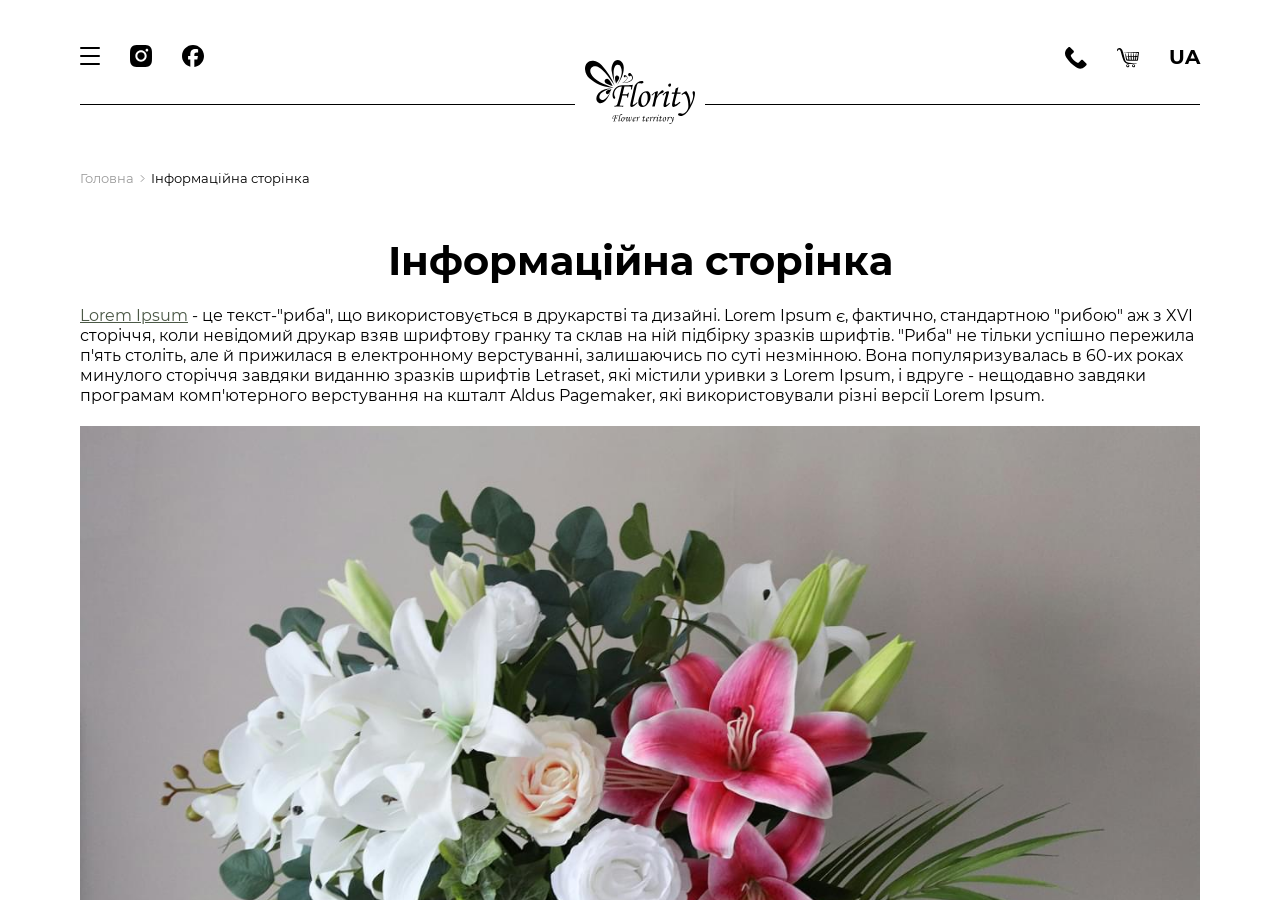
<file: info.html>
<!DOCTYPE html>
<html lang="en" class="">

<head>
	<title>Info</title>
	<meta charset="UTF-8">
	<meta name="format-detection" content="telephone=no">
	<!-- <style>body{opacity: 0;}</style> -->
	<link rel="stylesheet" href="css/style.min.css?_v=20260427140542">
	<link rel="shortcut icon" href="favicon.ico">
	<!-- <meta name="robots" content="noindex, nofollow"> -->
	<meta name="viewport" content="width=device-width, initial-scale=1.0">
</head>

<body class="main">
	<div class="wrapper">
		<header class="header">
			<div class="_container">
				<div class="header__body">
					<div class="header__column">
						<div class="header__burger">
							<span></span>
							<span></span>
							<span></span>
						</div>

						<a href="#" class="header__link">
							<svg width="22" height="22" viewBox="0 0 22 22" fill="none" xmlns="http://www.w3.org/2000/svg">
								<path d="M11.0064 0C8.01837 0 7.64432 0.0128931 6.47059 0.0644657C5.30115 0.116038 4.49717 0.305138 3.80066 0.575894C3.07407 0.859543 2.45925 1.23344 1.84874 1.84802C1.23393 2.45829 0.859879 3.07287 0.576119 3.79488C0.305257 4.49541 0.116084 5.29478 0.0644909 6.46376C0.0128982 7.64134 0 8.01524 0 11.0021C0 13.9891 0.0128982 14.363 0.0644909 15.5362C0.116084 16.7052 0.305257 17.5089 0.576119 18.2051C0.859879 18.9314 1.23393 19.546 1.84874 20.1563C2.45925 20.7666 3.07407 21.1448 3.79637 21.4241C4.49717 21.6949 5.29685 21.884 6.46629 21.9355C7.64002 21.9871 8.01407 22 11.0021 22C13.9902 22 14.3643 21.9871 15.538 21.9355C16.7074 21.884 17.5114 21.6949 18.2079 21.4241C18.9302 21.1448 19.545 20.7666 20.1556 20.1563C20.7661 19.546 21.1444 18.9314 21.4239 18.2094C21.6947 17.5089 21.8839 16.7095 21.9355 15.5405C21.9871 14.3673 22 13.9934 22 11.0064C22 8.01954 21.9871 7.64563 21.9355 6.47236C21.8839 5.30338 21.6947 4.49971 21.4239 3.80348C21.153 3.07287 20.779 2.45829 20.1642 1.84802C19.5536 1.23774 18.9388 0.859543 18.2165 0.580191C17.5157 0.309435 16.716 0.120336 15.5466 0.0687634C14.3686 0.0128932 13.9945 0 11.0064 0Z" />
								<path d="M11.0065 5.35059C7.88513 5.35059 5.35278 7.88194 5.35278 11.0021C5.35278 14.1222 7.88513 16.6536 11.0065 16.6536C14.1278 16.6536 16.6602 14.1222 16.6602 11.0021C16.6602 7.88194 14.1278 5.35059 11.0065 5.35059ZM11.0065 14.668C8.98147 14.668 7.3391 13.0263 7.3391 11.0021C7.3391 8.97786 8.98147 7.33613 11.0065 7.33613C13.0315 7.33613 14.6739 8.97786 14.6739 11.0021C14.6739 13.0263 13.0315 14.668 11.0065 14.668Z" fill="white" />
								<path d="M18.2038 5.12702C18.2038 5.85763 17.6105 6.44642 16.8839 6.44642C16.153 6.44642 15.564 5.85333 15.564 5.12702C15.564 4.3964 16.1573 3.80762 16.8839 3.80762C17.6105 3.80762 18.2038 4.4007 18.2038 5.12702Z" fill="white" />
							</svg>
						</a>

						<a href="#" class="header__link">
							<svg width="22" height="22" viewBox="0 0 22 22" fill="none" xmlns="http://www.w3.org/2000/svg">
								<path d="M10.9998 0C4.92482 0 0 4.94301 0 11.0404C0 16.2179 3.55161 20.5625 8.34267 21.7558V14.4144H6.07452V11.0404H8.34267V9.58661C8.34267 5.82889 10.0371 4.08716 13.7128 4.08716C14.4097 4.08716 15.6122 4.2245 16.1041 4.3614V7.4196C15.8445 7.39221 15.3935 7.37853 14.8334 7.37853C13.0299 7.37853 12.333 8.06435 12.333 9.84716V11.0404H15.9259L15.3086 14.4144H12.333V22C17.7796 21.3398 22 16.6851 22 11.0404C21.9996 4.94301 17.0747 0 10.9998 0Z" />
							</svg>
						</a>
					</div>

					<div class="header__logo">
						<a href="index.html"><img src="img/logo.svg" alt="Flority"></a>
					</div>

					<div class="header__column">
						<a href="tel:380660000000" class="header__link">
							<svg width="20" height="20" viewBox="0 0 20 20" fill="none" xmlns="http://www.w3.org/2000/svg">
								<path d="M1.75751 1.69566L3.16025 0.292922C3.55077 -0.0976021 4.18394 -0.0976028 4.57446 0.292921L7.79183 3.51029C8.18235 3.90081 8.18235 4.53398 7.79183 4.9245L5.60475 7.11157C5.25868 7.45765 5.17288 7.98635 5.39176 8.4241C6.65706 10.9547 8.709 13.0066 11.2396 14.2719C11.6773 14.4908 12.206 14.405 12.5521 14.0589L14.7392 11.8719C15.1297 11.4813 15.7629 11.4813 16.1534 11.8719L19.3708 15.0892C19.7613 15.4798 19.7613 16.1129 19.3708 16.5034L17.968 17.9062C15.8567 20.0175 12.5141 20.2551 10.1254 18.4636L7.65382 16.6099C5.91029 15.3022 4.36147 13.7534 3.05382 12.0099L1.20014 9.53831C-0.591397 7.14958 -0.353846 3.80702 1.75751 1.69566Z" />
							</svg>
						</a>

						<a href="basket.html" class="header__link">
							<svg width="25" height="23" viewBox="0 0 25 23" fill="none" xmlns="http://www.w3.org/2000/svg">
								<path d="M18.5812 18.1425L14.183 18.2022C13.2606 18.2147 12.3851 18.1031 11.4917 17.92C8.99579 17.4085 7.82617 15.4957 6.98741 13.2699C6.55721 12.1282 6.16711 11.0234 5.83458 9.84287L4.12343 3.76761C3.94363 3.12925 3.60828 2.5521 3.12494 2.15522C2.66247 1.77555 2.07651 1.76142 1.62545 2.12654C0.935568 2.68497 0.820274 3.83113 0.439247 3.7769C0.0921669 3.72751 -0.0612964 2.75458 0.022397 2.23522C0.249803 0.824838 1.48586 -0.118003 2.91543 0.0119433C4.59738 0.164834 5.9006 1.70891 6.31698 3.2108L7.31269 6.80289L8.55208 11.547C8.82465 12.5904 9.14545 13.5791 9.6195 14.532C10.0403 15.378 10.6912 16.0177 11.5703 16.3469C12.1953 16.5809 12.804 16.7472 13.4802 16.839C15.6002 17.1265 17.6874 17.3957 19.8273 17.4526L21.8177 17.5054C22.06 17.5118 22.2849 17.6052 22.4875 17.7469C22.3479 17.8445 22.1954 17.911 22.0318 17.9321C20.8776 18.0811 19.7575 18.1266 18.5812 18.1425Z" />
								<path d="M19.1905 20.8876C19.4938 20.7344 19.6414 20.4723 19.636 20.1809C19.6308 19.9035 19.4873 19.6583 19.2237 19.5098C18.9418 19.3511 18.623 19.3408 18.321 19.4967C18.1021 19.6096 17.8889 19.8578 17.877 20.1599C17.8642 20.4805 18.0623 20.7423 18.2847 20.869C18.5717 21.0328 18.8969 21.036 19.1905 20.8876ZM20.2667 21.3477C19.5578 22.2095 18.2495 22.24 17.4839 21.4713C16.8313 20.8161 16.8934 19.8001 17.588 19.2081C18.3057 18.5965 19.3727 18.6013 20.077 19.2291C20.6944 19.7794 20.8188 20.6765 20.2667 21.3477Z" />
								<path d="M13.0521 20.2327C13.0746 19.8877 12.8522 19.636 12.6372 19.5112C12.3651 19.3533 12.0695 19.3501 11.7948 19.4646C11.5033 19.5863 11.3082 19.8574 11.291 20.1353C11.2715 20.4505 11.4399 20.7208 11.7236 20.876C11.9956 21.0248 12.3098 21.0444 12.6129 20.8874C12.8097 20.7856 13.0309 20.5591 13.0521 20.2327ZM13.5896 21.4505C12.9015 22.1662 11.7988 22.1971 11.0449 21.6053C10.2932 21.0152 10.2353 19.9304 10.9284 19.2733C11.6277 18.6105 12.7125 18.5803 13.4541 19.1963C14.1414 19.7671 14.234 20.7803 13.5896 21.4505Z" />
								<path d="M20.642 13.3871C20.5658 12.3701 20.6473 11.499 20.745 10.4853L19.4509 10.4937L19.4869 11.3573C19.5158 12.049 19.5331 12.6953 19.4162 13.3905L20.642 13.3871ZM18.4972 13.3818C18.4032 12.6845 18.3713 12.2024 18.3506 11.6176C18.3313 11.2467 18.3329 10.8556 18.3622 10.4886L16.613 10.4319L16.7215 11.675C16.7722 12.256 16.7775 12.7954 16.706 13.3961L18.4972 13.3818ZM21.5662 13.4225L22.6578 13.3826L23.0591 10.3245L21.8338 10.4487L21.7908 11.7148C21.7709 12.2999 21.6746 12.8463 21.5662 13.4225ZM15.7876 13.4119L15.5814 11.911L15.5168 10.3898L13.7103 10.2754L13.9349 11.7903C14.0136 12.3206 14.019 12.8404 14.0137 13.387L15.7876 13.4119ZM13.0692 13.3268C12.8149 12.2218 12.6972 11.2466 12.6313 10.1666L10.7609 9.99288C11.0276 11.084 11.2852 12.0581 11.5985 13.064C11.5815 13.1079 11.5697 13.2085 11.6007 13.2062C11.6317 13.2039 11.714 13.1799 11.7511 13.1839L13.0692 13.3268ZM23.2 9.43617C23.3567 8.40083 23.4962 7.49052 23.7074 6.54158C23.8035 6.2832 23.8545 6.02831 23.8532 5.75147L22.012 5.61882L21.9352 7.46017L21.8714 9.33246L23.2 9.43617ZM21.1934 7.59002L21.6515 5.59149L19.1741 5.45862L19.2098 6.16066L19.3778 9.37694L20.9026 9.319C20.9917 8.74061 21.0586 8.17785 21.1934 7.59002ZM18.6933 6.55045L18.8506 5.43907L16.1387 5.3195L16.5172 9.47737L18.3976 9.40489C18.4491 8.43211 18.5294 7.52515 18.6933 6.55045ZM15.5939 7.76298L15.8414 5.32216L14.4679 5.25886L12.904 5.21083L13.0655 6.16118L13.6011 9.58567L15.5138 9.51502L15.5939 7.76298ZM10.4923 13.689C10.2003 12.7702 10 11.871 9.85217 10.9315C9.66069 9.71427 9.49445 8.53281 9.41066 7.30473C9.37926 6.8446 9.32508 6.42368 9.51703 5.96537C9.68734 6.19575 9.7873 6.41023 9.86568 6.65927C10.1784 7.65358 10.4354 8.65248 10.6864 9.67328L12.6011 9.60909C12.5216 8.51012 12.5258 7.48823 12.5929 6.42097L12.6451 5.20103C11.1056 5.15154 9.61288 5.14304 8.0896 5.17985C7.83649 5.18596 7.57613 5.34547 7.34888 5.08646C8.13283 4.93451 8.88399 4.87053 9.65756 4.83111L11.9236 4.71576L19.9849 4.69751L23.5815 4.74882C24.0414 4.75539 25.1018 4.67571 24.992 5.43438L24.2098 10.8387C24.0819 11.7226 23.965 12.5566 23.9035 13.4397C23.8665 13.9726 23.6439 14.4216 23.0815 14.5683C22.7222 14.662 22.3106 14.7071 21.9164 14.7086L19.5705 14.7177L13.854 14.7255C12.9672 14.7267 12.1346 14.586 11.2827 14.3991C10.897 14.3144 10.6242 14.104 10.4923 13.689Z" />
							</svg>
						</a>

						<a href="#" class="header__lang">UA</a>
					</div>
				</div>
			</div>
		</header>

		<div class="menu">
			<div class="menu__header">
				<div class="menu__close">
					<svg width="20" height="20" viewBox="0 0 20 20" fill="none" xmlns="http://www.w3.org/2000/svg">
						<path d="M19 1L1 19" stroke-width="2" stroke-linecap="round" stroke-linejoin="round" />
						<path d="M1 1L19 19" stroke-width="2" stroke-linecap="round" stroke-linejoin="round" />
					</svg>
				</div>
			</div>

			<div class="menu__content">
				<nav class="menu__list">
					<a href="#" class="menu__link">Доставка квітів</a>
					<a href="category.html" class="menu__link">Категорії товарів</a>
					<a href="#" class="menu__link">Акції</a>
					<a href="feedback.html" class="menu__link">Відгуки</a>
					<a href="contact.html" class="menu__link">Контакти</a>
					<a href="info.html" class="menu__link">Як зробити замовлення</a>
				</nav>

				<div class="menu__socials">
					<a href="#" class="menu__social">
						<svg width="22" height="22" viewBox="0 0 22 22" fill="none" xmlns="http://www.w3.org/2000/svg">
							<path d="M11.0064 0C8.01837 0 7.64432 0.0128931 6.47059 0.0644657C5.30115 0.116038 4.49717 0.305138 3.80066 0.575894C3.07407 0.859543 2.45925 1.23344 1.84874 1.84802C1.23393 2.45829 0.859879 3.07287 0.576119 3.79488C0.305257 4.49541 0.116084 5.29478 0.0644909 6.46376C0.0128982 7.64134 0 8.01524 0 11.0021C0 13.9891 0.0128982 14.363 0.0644909 15.5362C0.116084 16.7052 0.305257 17.5089 0.576119 18.2051C0.859879 18.9314 1.23393 19.546 1.84874 20.1563C2.45925 20.7666 3.07407 21.1448 3.79637 21.4241C4.49717 21.6949 5.29685 21.884 6.46629 21.9355C7.64002 21.9871 8.01407 22 11.0021 22C13.9902 22 14.3643 21.9871 15.538 21.9355C16.7074 21.884 17.5114 21.6949 18.2079 21.4241C18.9302 21.1448 19.545 20.7666 20.1556 20.1563C20.7661 19.546 21.1444 18.9314 21.4239 18.2094C21.6947 17.5089 21.8839 16.7095 21.9355 15.5405C21.9871 14.3673 22 13.9934 22 11.0064C22 8.01954 21.9871 7.64563 21.9355 6.47236C21.8839 5.30338 21.6947 4.49971 21.4239 3.80348C21.153 3.07287 20.779 2.45829 20.1642 1.84802C19.5536 1.23774 18.9388 0.859543 18.2165 0.580191C17.5157 0.309435 16.716 0.120336 15.5466 0.0687634C14.3686 0.0128932 13.9945 0 11.0064 0Z" />
							<path d="M11.0065 5.35059C7.88513 5.35059 5.35278 7.88194 5.35278 11.0021C5.35278 14.1222 7.88513 16.6536 11.0065 16.6536C14.1278 16.6536 16.6602 14.1222 16.6602 11.0021C16.6602 7.88194 14.1278 5.35059 11.0065 5.35059ZM11.0065 14.668C8.98147 14.668 7.3391 13.0263 7.3391 11.0021C7.3391 8.97786 8.98147 7.33613 11.0065 7.33613C13.0315 7.33613 14.6739 8.97786 14.6739 11.0021C14.6739 13.0263 13.0315 14.668 11.0065 14.668Z" fill="white" />
							<path d="M18.2038 5.12702C18.2038 5.85763 17.6105 6.44642 16.8839 6.44642C16.153 6.44642 15.564 5.85333 15.564 5.12702C15.564 4.3964 16.1573 3.80762 16.8839 3.80762C17.6105 3.80762 18.2038 4.4007 18.2038 5.12702Z" fill="white" />
						</svg>
					</a>
					<a href="#" class="menu__social">
						<svg width="22" height="22" viewBox="0 0 22 22" fill="none" xmlns="http://www.w3.org/2000/svg">
							<path d="M10.9998 0C4.92482 0 0 4.94301 0 11.0404C0 16.2179 3.55161 20.5625 8.34267 21.7558V14.4144H6.07452V11.0404H8.34267V9.58661C8.34267 5.82889 10.0371 4.08716 13.7128 4.08716C14.4097 4.08716 15.6122 4.2245 16.1041 4.3614V7.4196C15.8445 7.39221 15.3935 7.37853 14.8334 7.37853C13.0299 7.37853 12.333 8.06435 12.333 9.84716V11.0404H15.9259L15.3086 14.4144H12.333V22C17.7796 21.3398 22 16.6851 22 11.0404C21.9996 4.94301 17.0747 0 10.9998 0Z" />
						</svg>
					</a>
				</div>
			</div>
		</div>


		<main class="page">
			<div class="breadcrumbs">
				<div class="_container">
					<ul class="breadcrumbs__list">
						<li><a href="index.html" class="breadcrumbs__item link">Головна</a></li>
						<li class="breadcrumbs__item">Інформаційна сторінка</li>
					</ul>
				</div>
			</div>

			<div class="info">
				<div class="_container">
					<div class="info__body">
						<h1>Інформаційна сторінка</h1>
						<p><a href="#">Lorem Ipsum</a> - це текст-"риба", що використовується в друкарстві та дизайні. Lorem Ipsum є, фактично, стандартною "рибою" аж з XVI сторіччя, коли невідомий друкар взяв шрифтову гранку та склав на ній підбірку зразків шрифтів. "Риба" не тільки успішно пережила п'ять століть, але й прижилася в електронному верстуванні, залишаючись по суті незмінною. Вона популяризувалась в 60-их роках минулого сторіччя завдяки виданню зразків шрифтів Letraset, які містили уривки з Lorem Ipsum, і вдруге - нещодавно завдяки програмам комп'ютерного верстування на кшталт Aldus Pagemaker, які використовували різні версії Lorem Ipsum.</p>
						<img src="img/info.jpg" alt="Image">
					</div>
				</div>
			</div>

			<div class="info">
				<div class="_container">
					<div class="info__body">
						<h2>Текст для SEO</h2>
						<p><a href="#">Lorem Ipsum</a> - це текст-"риба", що використовується в друкарстві та дизайні. Lorem Ipsum є, фактично, стандартною "рибою" аж з XVI сторіччя, коли невідомий друкар взяв шрифтову гранку та склав на ній підбірку зразків шрифтів. "Риба" не тільки успішно пережила п'ять століть, але й прижилася в електронному верстуванні, залишаючись по суті незмінною. Вона популяризувалась в 60-их роках минулого сторіччя завдяки виданню зразків шрифтів Letraset, які містили уривки з Lorem Ipsum, і вдруге - нещодавно завдяки програмам комп'ютерного верстування на кшталт Aldus Pagemaker, які використовували різні версії Lorem Ipsum.</p>
						<blockquote>Звідки він походить?На відміну від поширеної думки Lorem Ipsum не є випадковим набором літер. Він походить з уривку класичної латинської літератури 45 року до н.е., тобто має більш як 2000-річну історію.</blockquote>
						<p>верстуванні, залишаючись по суті незмінною. Вона популяризувалась в 60-их роках минулого сторіччя завдяки виданню зразків шрифтів Letraset, які містили уривки з Lorem Ipsum, і вдруге - нещодавно завдяки програмам комп'ютерного верстування на кшталт Aldus Pagemaker, які використовували різні версії Lorem Ipsum.</p>
						<ul>
							<li>Позиція у списку Letraset</li>
							<li>Позиція у списку Letraset</li>
						</ul>
						<p>Lorem Ipsum, і в 60-их роках минулого сторіччя завдяки виданню зразків шрифтів Letraset, які містили уривки з Lorem Ipsum, і вдруге - нещодавно завдяки програмам комп'ютерного вдруге - нещодавно завдяки програмам комп'ютерного верстування на кшталт Aldus Pagemaker, які використовували різні версії Lorem Ipsum.</p>
						<ol>
							<li>Позиція у списку Letraset</li>
							<li>Позиція у списку Letraset</li>
						</ol>
						<table>
							<tr>
								<th>Table column name</th>
								<th>Table column name</th>
								<th>Table column name</th>
								<th>Table column name</th>
							</tr>
							<tr>
								<td>Table Content</td>
								<td>Here is also the content of the table</td>
								<td>Here is also the content of the table</td>
								<td>Table Content</td>
							</tr>
							<tr>
								<td>Table Content</td>
								<td>Here is also the content of the table</td>
								<td>Here is also the content of the table</td>
								<td>Table Content</td>
							</tr>
							<tr>
								<td>Table Content</td>
								<td>Here is also the content of the table</td>
								<td>Here is also the content of the table</td>
								<td>Table Content</td>
							</tr>
							<tr>
								<td>Table Content</td>
								<td>Here is also the content of the table</td>
								<td>Here is also the content of the table</td>
								<td>Table Content</td>
							</tr>
						</table>
						<h1>H1 Heading — 40 px</h1>
						<h2>H2 Heading — 28 px</h2>
						<h3>H3 Heading — 24 px</h3>
						<h4>H4 Heading — 22 px</h4>
						<h5>H5 Heading — 20 px</h5>
						<h6>H6 Heading — 18 px</h6>
					</div>
				</div>
			</div>
		</main>

		<div aria-hidden="true" class="popup">
			<div class="popup__wrapper">
				<form class="popup__content" novalidate>
					<h3 class="popup__title">Швидке замовлення</h3>

					<div class="popup__product">
						<div class="popup__product-title">Товар:</div>
						<div class="popup__product-name">Товар Букет 19 білих троянд</div>
					</div>

					<div class="popup__quantity">
						<div class="popup__quantity-title">Кількість:</div>

						<div data-quantity class="quantity">
							<button data-quantity-minus type="button" class="quantity__button quantity__button_minus"></button>
							<div class="quantity__input">
								<input data-quantity-value type="number" name="quantity" value="1" min="1">
							</div>
							<button data-quantity-plus type="button" class="quantity__button quantity__button_plus"></button>
						</div>
					</div>

					<div class="popup__cost">
						<div class="popup__cost-title">Сума:</div>
						<div class="popup__cost-total">12983, 00<span>₴</span></div>
					</div>

					<div class="popup__input-block">
						<div class="popup__input-row">
							<div class="popup__input-name">Ваше ім’я<span>*</span></div>
							<input type="text" name="name" placeholder="" class="popup__input input" autocomplete="off" required>
						</div>

						<div class="popup__input-row">
							<div class="popup__input-name">Ваш телефон<span>*</span></div>
							<input type="tel" name="phone" placeholder="Телефон" class="popup__input input" autocomplete="off" required>
						</div>
					</div>

					<div class="popup__button button">
						<input type="submit">
						<span>Замовити зараз</span>
					</div>
				</form>
			</div>
		</div>
		<footer class="footer">
			<div class="_container">
				<div class="footer__body">
					<a href="index.html" class="footer__logo">
						<img src="img/logo.svg" alt="Image">
					</a>

					<div class="footer__info">
						<h3 class="footer__title">Інформація</h3>
						<div class="footer__info-list">
							<a href="#" class="footer__info-item">Доставка та оплата</a>
							<a href="#" class="footer__info-item">Мапа сайту</a>
							<a href="#" class="footer__info-item">Договір публічна оферта</a>
						</div>
					</div>

					<div class="footer__contacts">
						<h3 class="footer__title">Контакти</h3>
						<div class="footer__contacts-body">
							<div class="footer__phones">
								<a href="tel:380635700335" class="footer__phone">+38 (063) <span>57 00 335</span></a>
								<a href="tel:380679603336" class="footer__phone">+38 (067) <span>96 03 336</span></a>
								<a href="tel:380994944490" class="footer__phone">+38 (099) <span>49 44 490</span></a>
							</div>

							<div class="footer__messanger">
								<div class="footer__messanger-title">Viber, Telegram, WhatsApp: </div>
								<div class="footer__messanger-number">+38 (099) <span>49 44 490</span></div>
							</div>
							<div class="footer__socials">
								<a href="#" class="footer__social">
									<svg width="22" height="22" viewBox="0 0 22 22" fill="none" xmlns="http://www.w3.org/2000/svg">
										<path d="M10.9998 0C4.92482 0 0 4.94301 0 11.0404C0 16.2179 3.55161 20.5625 8.34267 21.7558V14.4144H6.07452V11.0404H8.34267V9.58661C8.34267 5.82889 10.0371 4.08716 13.7128 4.08716C14.4097 4.08716 15.6122 4.2245 16.1041 4.3614V7.4196C15.8445 7.39221 15.3935 7.37853 14.8334 7.37853C13.0299 7.37853 12.333 8.06435 12.333 9.84716V11.0404H15.9259L15.3086 14.4144H12.333V22C17.7796 21.3398 22 16.6851 22 11.0404C21.9996 4.94301 17.0747 0 10.9998 0Z" />
									</svg>
									<span>Facebook</span>
								</a>
								<a href="#" class="footer__social">
									<svg width="22" height="22" viewBox="0 0 22 22" fill="none" xmlns="http://www.w3.org/2000/svg">
										<path d="M11.0064 0C8.01837 0 7.64432 0.0128931 6.47059 0.0644657C5.30115 0.116038 4.49717 0.305138 3.80066 0.575894C3.07407 0.859543 2.45925 1.23344 1.84874 1.84802C1.23393 2.45829 0.859879 3.07287 0.576119 3.79488C0.305257 4.49541 0.116084 5.29478 0.0644909 6.46376C0.0128982 7.64134 0 8.01524 0 11.0021C0 13.9891 0.0128982 14.363 0.0644909 15.5362C0.116084 16.7052 0.305257 17.5089 0.576119 18.2051C0.859879 18.9314 1.23393 19.546 1.84874 20.1563C2.45925 20.7666 3.07407 21.1448 3.79637 21.4241C4.49717 21.6949 5.29685 21.884 6.46629 21.9355C7.64002 21.9871 8.01407 22 11.0021 22C13.9902 22 14.3643 21.9871 15.538 21.9355C16.7074 21.884 17.5114 21.6949 18.2079 21.4241C18.9302 21.1448 19.545 20.7666 20.1556 20.1563C20.7661 19.546 21.1444 18.9314 21.4239 18.2094C21.6947 17.5089 21.8839 16.7095 21.9355 15.5405C21.9871 14.3673 22 13.9934 22 11.0064C22 8.01954 21.9871 7.64563 21.9355 6.47236C21.8839 5.30338 21.6947 4.49971 21.4239 3.80348C21.153 3.07287 20.779 2.45829 20.1642 1.84802C19.5536 1.23774 18.9388 0.859543 18.2165 0.580191C17.5157 0.309435 16.716 0.120336 15.5466 0.0687634C14.3686 0.0128932 13.9945 0 11.0064 0Z" />
										<path d="M11.0065 5.35059C7.88513 5.35059 5.35278 7.88194 5.35278 11.0021C5.35278 14.1222 7.88513 16.6536 11.0065 16.6536C14.1278 16.6536 16.6602 14.1222 16.6602 11.0021C16.6602 7.88194 14.1278 5.35059 11.0065 5.35059ZM11.0065 14.668C8.98147 14.668 7.3391 13.0263 7.3391 11.0021C7.3391 8.97786 8.98147 7.33613 11.0065 7.33613C13.0315 7.33613 14.6739 8.97786 14.6739 11.0021C14.6739 13.0263 13.0315 14.668 11.0065 14.668Z" fill="white" />
										<path d="M18.2038 5.12702C18.2038 5.85763 17.6105 6.44642 16.8839 6.44642C16.153 6.44642 15.564 5.85333 15.564 5.12702C15.564 4.3964 16.1573 3.80762 16.8839 3.80762C17.6105 3.80762 18.2038 4.4007 18.2038 5.12702Z" fill="white" />
									</svg>
									<span>Instagram</span>
								</a>
							</div>
						</div>
					</div>

					<div class="footer__bank">
						<h3 class="footer__title">Ми приймаємо:</h3>
						<div class="footer__bank-body">
							<div class="footer__bank-item">
								<img src="img/icon/visa.svg" alt="Image">
								<span>Visa</span>
							</div>
							<div class="footer__bank-item">
								<img src="img/icon/mastercard.svg" alt="Image">
								<span>Mastercard</span>
							</div>
							<div class="footer__bank-item">
								<img src="img/icon/wayforpay.svg" alt="Image">
								<span>WayForPay</span>
							</div>
							<div class="footer__bank-item">
								<img src="img/icon/googlepay.svg" alt="Image">
								<span>Google Play</span>
							</div>
							<div class="footer__bank-item">
								<img src="img/icon/appstore.svg" alt="Image">
								<span>App Store</span>
							</div>
						</div>
					</div>

					<a href="#" class="footer__author">
						<svg width="86" height="26" viewBox="0 0 86 26" fill="none" xmlns="http://www.w3.org/2000/svg">
							<path fill-rule="evenodd" clip-rule="evenodd" d="M39.7079 17.3101V20.3842H27.3735V17.3101H39.7079ZM39.7079 11.4538V14.5286H27.3735V11.4538H39.7079ZM39.7079 5.59882V8.67164H27.3735V5.59882H39.7079ZM65.1804 5.403V20.5787H62.2227V5.403H65.1804ZM65.1804 0.0867299V3.1609H62.2227V0.0867299H65.1804ZM13.0858 5.20718V8.28135H8.02208V20.3842H5.06368V8.28135H0V5.20718H13.0858ZM78.6989 12.9905L86 20.5794H81.8163L76.6067 15.1642L71.3986 20.5794H67.2142L74.5159 12.9905L67.2142 5.403H71.3986L76.6067 10.8162L81.8163 5.403H86L78.6989 12.9905ZM44.1146 5.20718H48.5515C54.2584 5.20718 58.9024 10.0336 58.9024 15.9658V20.3836H55.9461V15.9658C55.9461 11.7289 52.6279 8.28135 48.5515 8.28135H47.0716V20.3836H44.1146V5.20718ZM18.2568 15.8492L18.2458 15.8269L16.8532 11.5812C15.2481 6.72496 16.9778 1.97717 19.6919 0H23.0294C19.9926 3.47665 18.8815 6.53388 20.0765 10.1501L21.469 14.3958L21.48 14.4188C23.0852 19.2757 21.3528 24.0222 18.642 26H15.3052C18.3407 22.5227 19.4518 19.4654 18.2568 15.8492Z" />
						</svg>
					</a>
				</div>
			</div>
		</footer>

	</div>
	<script src="js/app.min.js?_v=20260427140542"></script>
</body>

</html>
</file>
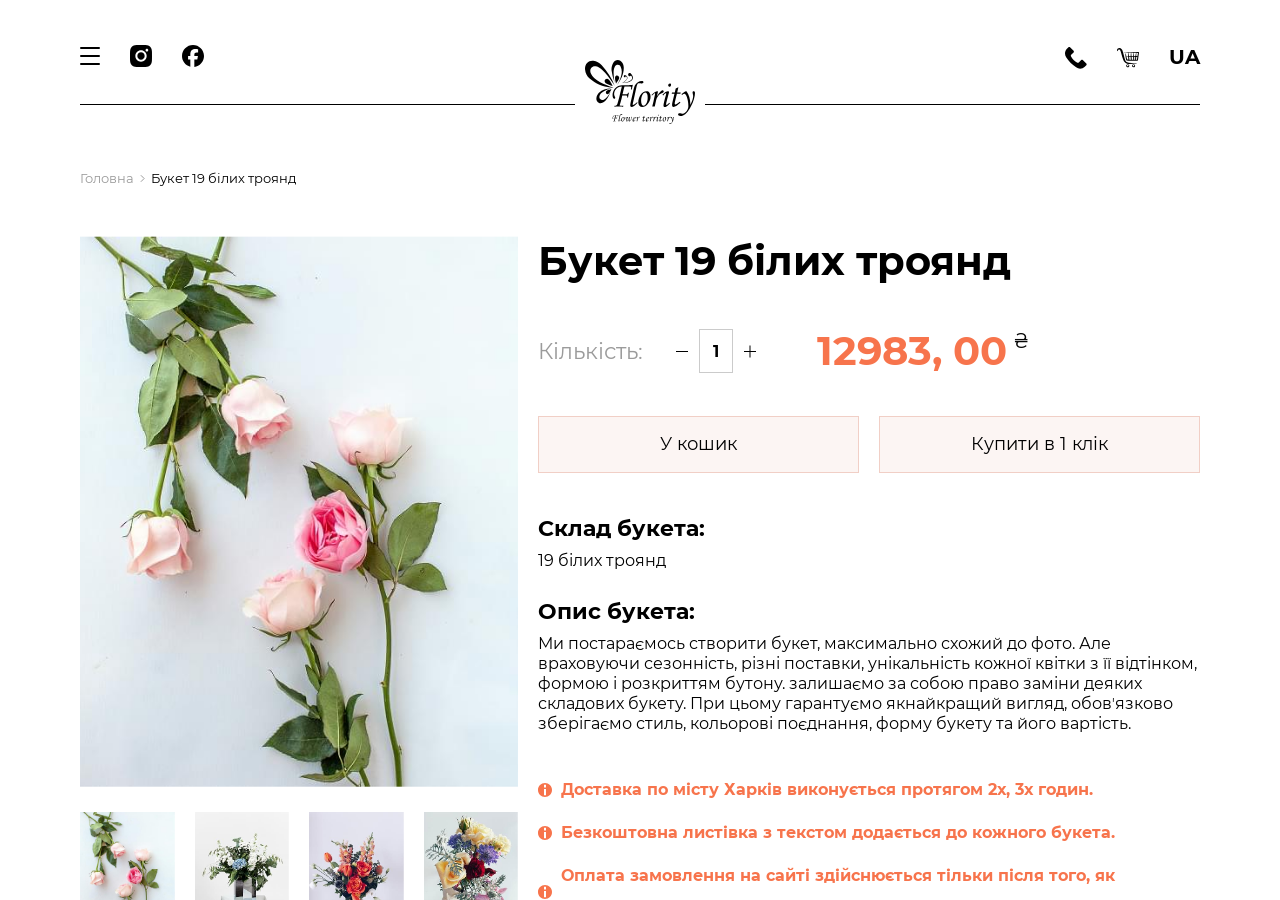
<file: product.html>
<!DOCTYPE html>
<html lang="en" class="">

<head>
	<title>Product</title>
	<meta charset="UTF-8">
	<meta name="format-detection" content="telephone=no">
	<!-- <style>body{opacity: 0;}</style> -->
	<link rel="stylesheet" href="css/style.min.css?_v=20260427140542">
	<link rel="shortcut icon" href="favicon.ico">
	<!-- <meta name="robots" content="noindex, nofollow"> -->
	<meta name="viewport" content="width=device-width, initial-scale=1.0">
</head>

<body class="main">
	<div class="wrapper">
		<header class="header">
			<div class="_container">
				<div class="header__body">
					<div class="header__column">
						<div class="header__burger">
							<span></span>
							<span></span>
							<span></span>
						</div>

						<a href="#" class="header__link">
							<svg width="22" height="22" viewBox="0 0 22 22" fill="none" xmlns="http://www.w3.org/2000/svg">
								<path d="M11.0064 0C8.01837 0 7.64432 0.0128931 6.47059 0.0644657C5.30115 0.116038 4.49717 0.305138 3.80066 0.575894C3.07407 0.859543 2.45925 1.23344 1.84874 1.84802C1.23393 2.45829 0.859879 3.07287 0.576119 3.79488C0.305257 4.49541 0.116084 5.29478 0.0644909 6.46376C0.0128982 7.64134 0 8.01524 0 11.0021C0 13.9891 0.0128982 14.363 0.0644909 15.5362C0.116084 16.7052 0.305257 17.5089 0.576119 18.2051C0.859879 18.9314 1.23393 19.546 1.84874 20.1563C2.45925 20.7666 3.07407 21.1448 3.79637 21.4241C4.49717 21.6949 5.29685 21.884 6.46629 21.9355C7.64002 21.9871 8.01407 22 11.0021 22C13.9902 22 14.3643 21.9871 15.538 21.9355C16.7074 21.884 17.5114 21.6949 18.2079 21.4241C18.9302 21.1448 19.545 20.7666 20.1556 20.1563C20.7661 19.546 21.1444 18.9314 21.4239 18.2094C21.6947 17.5089 21.8839 16.7095 21.9355 15.5405C21.9871 14.3673 22 13.9934 22 11.0064C22 8.01954 21.9871 7.64563 21.9355 6.47236C21.8839 5.30338 21.6947 4.49971 21.4239 3.80348C21.153 3.07287 20.779 2.45829 20.1642 1.84802C19.5536 1.23774 18.9388 0.859543 18.2165 0.580191C17.5157 0.309435 16.716 0.120336 15.5466 0.0687634C14.3686 0.0128932 13.9945 0 11.0064 0Z" />
								<path d="M11.0065 5.35059C7.88513 5.35059 5.35278 7.88194 5.35278 11.0021C5.35278 14.1222 7.88513 16.6536 11.0065 16.6536C14.1278 16.6536 16.6602 14.1222 16.6602 11.0021C16.6602 7.88194 14.1278 5.35059 11.0065 5.35059ZM11.0065 14.668C8.98147 14.668 7.3391 13.0263 7.3391 11.0021C7.3391 8.97786 8.98147 7.33613 11.0065 7.33613C13.0315 7.33613 14.6739 8.97786 14.6739 11.0021C14.6739 13.0263 13.0315 14.668 11.0065 14.668Z" fill="white" />
								<path d="M18.2038 5.12702C18.2038 5.85763 17.6105 6.44642 16.8839 6.44642C16.153 6.44642 15.564 5.85333 15.564 5.12702C15.564 4.3964 16.1573 3.80762 16.8839 3.80762C17.6105 3.80762 18.2038 4.4007 18.2038 5.12702Z" fill="white" />
							</svg>
						</a>

						<a href="#" class="header__link">
							<svg width="22" height="22" viewBox="0 0 22 22" fill="none" xmlns="http://www.w3.org/2000/svg">
								<path d="M10.9998 0C4.92482 0 0 4.94301 0 11.0404C0 16.2179 3.55161 20.5625 8.34267 21.7558V14.4144H6.07452V11.0404H8.34267V9.58661C8.34267 5.82889 10.0371 4.08716 13.7128 4.08716C14.4097 4.08716 15.6122 4.2245 16.1041 4.3614V7.4196C15.8445 7.39221 15.3935 7.37853 14.8334 7.37853C13.0299 7.37853 12.333 8.06435 12.333 9.84716V11.0404H15.9259L15.3086 14.4144H12.333V22C17.7796 21.3398 22 16.6851 22 11.0404C21.9996 4.94301 17.0747 0 10.9998 0Z" />
							</svg>
						</a>
					</div>

					<div class="header__logo">
						<a href="index.html"><img src="img/logo.svg" alt="Flority"></a>
					</div>

					<div class="header__column">
						<a href="tel:380660000000" class="header__link">
							<svg width="20" height="20" viewBox="0 0 20 20" fill="none" xmlns="http://www.w3.org/2000/svg">
								<path d="M1.75751 1.69566L3.16025 0.292922C3.55077 -0.0976021 4.18394 -0.0976028 4.57446 0.292921L7.79183 3.51029C8.18235 3.90081 8.18235 4.53398 7.79183 4.9245L5.60475 7.11157C5.25868 7.45765 5.17288 7.98635 5.39176 8.4241C6.65706 10.9547 8.709 13.0066 11.2396 14.2719C11.6773 14.4908 12.206 14.405 12.5521 14.0589L14.7392 11.8719C15.1297 11.4813 15.7629 11.4813 16.1534 11.8719L19.3708 15.0892C19.7613 15.4798 19.7613 16.1129 19.3708 16.5034L17.968 17.9062C15.8567 20.0175 12.5141 20.2551 10.1254 18.4636L7.65382 16.6099C5.91029 15.3022 4.36147 13.7534 3.05382 12.0099L1.20014 9.53831C-0.591397 7.14958 -0.353846 3.80702 1.75751 1.69566Z" />
							</svg>
						</a>

						<a href="basket.html" class="header__link">
							<svg width="25" height="23" viewBox="0 0 25 23" fill="none" xmlns="http://www.w3.org/2000/svg">
								<path d="M18.5812 18.1425L14.183 18.2022C13.2606 18.2147 12.3851 18.1031 11.4917 17.92C8.99579 17.4085 7.82617 15.4957 6.98741 13.2699C6.55721 12.1282 6.16711 11.0234 5.83458 9.84287L4.12343 3.76761C3.94363 3.12925 3.60828 2.5521 3.12494 2.15522C2.66247 1.77555 2.07651 1.76142 1.62545 2.12654C0.935568 2.68497 0.820274 3.83113 0.439247 3.7769C0.0921669 3.72751 -0.0612964 2.75458 0.022397 2.23522C0.249803 0.824838 1.48586 -0.118003 2.91543 0.0119433C4.59738 0.164834 5.9006 1.70891 6.31698 3.2108L7.31269 6.80289L8.55208 11.547C8.82465 12.5904 9.14545 13.5791 9.6195 14.532C10.0403 15.378 10.6912 16.0177 11.5703 16.3469C12.1953 16.5809 12.804 16.7472 13.4802 16.839C15.6002 17.1265 17.6874 17.3957 19.8273 17.4526L21.8177 17.5054C22.06 17.5118 22.2849 17.6052 22.4875 17.7469C22.3479 17.8445 22.1954 17.911 22.0318 17.9321C20.8776 18.0811 19.7575 18.1266 18.5812 18.1425Z" />
								<path d="M19.1905 20.8876C19.4938 20.7344 19.6414 20.4723 19.636 20.1809C19.6308 19.9035 19.4873 19.6583 19.2237 19.5098C18.9418 19.3511 18.623 19.3408 18.321 19.4967C18.1021 19.6096 17.8889 19.8578 17.877 20.1599C17.8642 20.4805 18.0623 20.7423 18.2847 20.869C18.5717 21.0328 18.8969 21.036 19.1905 20.8876ZM20.2667 21.3477C19.5578 22.2095 18.2495 22.24 17.4839 21.4713C16.8313 20.8161 16.8934 19.8001 17.588 19.2081C18.3057 18.5965 19.3727 18.6013 20.077 19.2291C20.6944 19.7794 20.8188 20.6765 20.2667 21.3477Z" />
								<path d="M13.0521 20.2327C13.0746 19.8877 12.8522 19.636 12.6372 19.5112C12.3651 19.3533 12.0695 19.3501 11.7948 19.4646C11.5033 19.5863 11.3082 19.8574 11.291 20.1353C11.2715 20.4505 11.4399 20.7208 11.7236 20.876C11.9956 21.0248 12.3098 21.0444 12.6129 20.8874C12.8097 20.7856 13.0309 20.5591 13.0521 20.2327ZM13.5896 21.4505C12.9015 22.1662 11.7988 22.1971 11.0449 21.6053C10.2932 21.0152 10.2353 19.9304 10.9284 19.2733C11.6277 18.6105 12.7125 18.5803 13.4541 19.1963C14.1414 19.7671 14.234 20.7803 13.5896 21.4505Z" />
								<path d="M20.642 13.3871C20.5658 12.3701 20.6473 11.499 20.745 10.4853L19.4509 10.4937L19.4869 11.3573C19.5158 12.049 19.5331 12.6953 19.4162 13.3905L20.642 13.3871ZM18.4972 13.3818C18.4032 12.6845 18.3713 12.2024 18.3506 11.6176C18.3313 11.2467 18.3329 10.8556 18.3622 10.4886L16.613 10.4319L16.7215 11.675C16.7722 12.256 16.7775 12.7954 16.706 13.3961L18.4972 13.3818ZM21.5662 13.4225L22.6578 13.3826L23.0591 10.3245L21.8338 10.4487L21.7908 11.7148C21.7709 12.2999 21.6746 12.8463 21.5662 13.4225ZM15.7876 13.4119L15.5814 11.911L15.5168 10.3898L13.7103 10.2754L13.9349 11.7903C14.0136 12.3206 14.019 12.8404 14.0137 13.387L15.7876 13.4119ZM13.0692 13.3268C12.8149 12.2218 12.6972 11.2466 12.6313 10.1666L10.7609 9.99288C11.0276 11.084 11.2852 12.0581 11.5985 13.064C11.5815 13.1079 11.5697 13.2085 11.6007 13.2062C11.6317 13.2039 11.714 13.1799 11.7511 13.1839L13.0692 13.3268ZM23.2 9.43617C23.3567 8.40083 23.4962 7.49052 23.7074 6.54158C23.8035 6.2832 23.8545 6.02831 23.8532 5.75147L22.012 5.61882L21.9352 7.46017L21.8714 9.33246L23.2 9.43617ZM21.1934 7.59002L21.6515 5.59149L19.1741 5.45862L19.2098 6.16066L19.3778 9.37694L20.9026 9.319C20.9917 8.74061 21.0586 8.17785 21.1934 7.59002ZM18.6933 6.55045L18.8506 5.43907L16.1387 5.3195L16.5172 9.47737L18.3976 9.40489C18.4491 8.43211 18.5294 7.52515 18.6933 6.55045ZM15.5939 7.76298L15.8414 5.32216L14.4679 5.25886L12.904 5.21083L13.0655 6.16118L13.6011 9.58567L15.5138 9.51502L15.5939 7.76298ZM10.4923 13.689C10.2003 12.7702 10 11.871 9.85217 10.9315C9.66069 9.71427 9.49445 8.53281 9.41066 7.30473C9.37926 6.8446 9.32508 6.42368 9.51703 5.96537C9.68734 6.19575 9.7873 6.41023 9.86568 6.65927C10.1784 7.65358 10.4354 8.65248 10.6864 9.67328L12.6011 9.60909C12.5216 8.51012 12.5258 7.48823 12.5929 6.42097L12.6451 5.20103C11.1056 5.15154 9.61288 5.14304 8.0896 5.17985C7.83649 5.18596 7.57613 5.34547 7.34888 5.08646C8.13283 4.93451 8.88399 4.87053 9.65756 4.83111L11.9236 4.71576L19.9849 4.69751L23.5815 4.74882C24.0414 4.75539 25.1018 4.67571 24.992 5.43438L24.2098 10.8387C24.0819 11.7226 23.965 12.5566 23.9035 13.4397C23.8665 13.9726 23.6439 14.4216 23.0815 14.5683C22.7222 14.662 22.3106 14.7071 21.9164 14.7086L19.5705 14.7177L13.854 14.7255C12.9672 14.7267 12.1346 14.586 11.2827 14.3991C10.897 14.3144 10.6242 14.104 10.4923 13.689Z" />
							</svg>
						</a>

						<a href="#" class="header__lang">UA</a>
					</div>
				</div>
			</div>
		</header>

		<div class="menu">
			<div class="menu__header">
				<div class="menu__close">
					<svg width="20" height="20" viewBox="0 0 20 20" fill="none" xmlns="http://www.w3.org/2000/svg">
						<path d="M19 1L1 19" stroke-width="2" stroke-linecap="round" stroke-linejoin="round" />
						<path d="M1 1L19 19" stroke-width="2" stroke-linecap="round" stroke-linejoin="round" />
					</svg>
				</div>
			</div>

			<div class="menu__content">
				<nav class="menu__list">
					<a href="#" class="menu__link">Доставка квітів</a>
					<a href="category.html" class="menu__link">Категорії товарів</a>
					<a href="#" class="menu__link">Акції</a>
					<a href="feedback.html" class="menu__link">Відгуки</a>
					<a href="contact.html" class="menu__link">Контакти</a>
					<a href="info.html" class="menu__link">Як зробити замовлення</a>
				</nav>

				<div class="menu__socials">
					<a href="#" class="menu__social">
						<svg width="22" height="22" viewBox="0 0 22 22" fill="none" xmlns="http://www.w3.org/2000/svg">
							<path d="M11.0064 0C8.01837 0 7.64432 0.0128931 6.47059 0.0644657C5.30115 0.116038 4.49717 0.305138 3.80066 0.575894C3.07407 0.859543 2.45925 1.23344 1.84874 1.84802C1.23393 2.45829 0.859879 3.07287 0.576119 3.79488C0.305257 4.49541 0.116084 5.29478 0.0644909 6.46376C0.0128982 7.64134 0 8.01524 0 11.0021C0 13.9891 0.0128982 14.363 0.0644909 15.5362C0.116084 16.7052 0.305257 17.5089 0.576119 18.2051C0.859879 18.9314 1.23393 19.546 1.84874 20.1563C2.45925 20.7666 3.07407 21.1448 3.79637 21.4241C4.49717 21.6949 5.29685 21.884 6.46629 21.9355C7.64002 21.9871 8.01407 22 11.0021 22C13.9902 22 14.3643 21.9871 15.538 21.9355C16.7074 21.884 17.5114 21.6949 18.2079 21.4241C18.9302 21.1448 19.545 20.7666 20.1556 20.1563C20.7661 19.546 21.1444 18.9314 21.4239 18.2094C21.6947 17.5089 21.8839 16.7095 21.9355 15.5405C21.9871 14.3673 22 13.9934 22 11.0064C22 8.01954 21.9871 7.64563 21.9355 6.47236C21.8839 5.30338 21.6947 4.49971 21.4239 3.80348C21.153 3.07287 20.779 2.45829 20.1642 1.84802C19.5536 1.23774 18.9388 0.859543 18.2165 0.580191C17.5157 0.309435 16.716 0.120336 15.5466 0.0687634C14.3686 0.0128932 13.9945 0 11.0064 0Z" />
							<path d="M11.0065 5.35059C7.88513 5.35059 5.35278 7.88194 5.35278 11.0021C5.35278 14.1222 7.88513 16.6536 11.0065 16.6536C14.1278 16.6536 16.6602 14.1222 16.6602 11.0021C16.6602 7.88194 14.1278 5.35059 11.0065 5.35059ZM11.0065 14.668C8.98147 14.668 7.3391 13.0263 7.3391 11.0021C7.3391 8.97786 8.98147 7.33613 11.0065 7.33613C13.0315 7.33613 14.6739 8.97786 14.6739 11.0021C14.6739 13.0263 13.0315 14.668 11.0065 14.668Z" fill="white" />
							<path d="M18.2038 5.12702C18.2038 5.85763 17.6105 6.44642 16.8839 6.44642C16.153 6.44642 15.564 5.85333 15.564 5.12702C15.564 4.3964 16.1573 3.80762 16.8839 3.80762C17.6105 3.80762 18.2038 4.4007 18.2038 5.12702Z" fill="white" />
						</svg>
					</a>
					<a href="#" class="menu__social">
						<svg width="22" height="22" viewBox="0 0 22 22" fill="none" xmlns="http://www.w3.org/2000/svg">
							<path d="M10.9998 0C4.92482 0 0 4.94301 0 11.0404C0 16.2179 3.55161 20.5625 8.34267 21.7558V14.4144H6.07452V11.0404H8.34267V9.58661C8.34267 5.82889 10.0371 4.08716 13.7128 4.08716C14.4097 4.08716 15.6122 4.2245 16.1041 4.3614V7.4196C15.8445 7.39221 15.3935 7.37853 14.8334 7.37853C13.0299 7.37853 12.333 8.06435 12.333 9.84716V11.0404H15.9259L15.3086 14.4144H12.333V22C17.7796 21.3398 22 16.6851 22 11.0404C21.9996 4.94301 17.0747 0 10.9998 0Z" />
						</svg>
					</a>
				</div>
			</div>
		</div>


		<main class="page">
			<div class="breadcrumbs">
				<div class="_container">
					<ul class="breadcrumbs__list">
						<li><a href="index.html" class="breadcrumbs__item link">Головна</a></li>
						<li class="breadcrumbs__item">Букет 19 білих троянд</li>
					</ul>
				</div>
			</div>

			<section class="product section">
				<div class="_container">
					<h2 class="product__title mobile">Букет 19 білих троянд</h2>

					<div class="product__body">
						<div class="product__gallery">
							<div class="product__main-image">
								<img src="" alt="Image">
							</div>

							<div class="product__slider swiper">
								<div class="swiper-wrapper">
									<div class="product__image swiper-slide">
										<img src="img/product/image09.jpg" alt="Image">
									</div>
									<div class="product__image swiper-slide">
										<img src="img/product/image08.jpg" alt="Image">
									</div>
									<div class="product__image swiper-slide">
										<img src="img/product/image07.jpg" alt="Image">
									</div>
									<div class="product__image swiper-slide">
										<img src="img/product/image06.jpg" alt="Image">
									</div>
									<div class="product__image swiper-slide">
										<img src="img/product/image05.jpg" alt="Image">
									</div>
									<div class="product__image swiper-slide">
										<img src="img/product/image04.jpg" alt="Image">
									</div>
									<div class="product__image swiper-slide">
										<img src="img/product/image03.jpg" alt="Image">
									</div>
								</div>
							</div>
						</div>

						<div class="product__content">
							<h2 class="product__title desc">Букет 19 білих троянд</h2>

							<div class="product__form">
								<div class="product__quantity">
									<div class="product__quantity-title">Кількість:</div>

									<div data-quantity class="quantity">
										<button data-quantity-minus type="button" class="quantity__button quantity__button_minus"></button>
										<div class="quantity__input">
											<input data-quantity-value type="number" name="quantity" value="1" min="1">
										</div>
										<button data-quantity-plus type="button" class="quantity__button quantity__button_plus"></button>
									</div>
								</div>

								<div class="product__cost">12983, 00<span>₴</span></div>
							</div>

							<div class="product__actions">
								<button class="product__item-btn">У кошик</button>
								<a href="#" class="product__item-btn modal-cart-open">Купити в 1 клік</a>
							</div>

							<div class="product__info">
								<div class="product__info-block">
									<h3 class="product__info-title">Склад букета:</h3>
									<div class="product__info-text">19 білих троянд</div>
								</div>
								<div class="product__info-block">
									<h3 class="product__info-title">Опис букета:</h3>
									<div class="product__info-text">Ми постараємось створити букет, максимально схожий до фото. Але враховуючи сезонність, різні поставки, унікальність кожної квітки з її відтінком, формою і розкриттям бутону. залишаємо за собою право заміни деяких складових букету. При цьому гарантуємо якнайкращий вигляд, обовʼязково зберігаємо стиль, кольорові поєднання, форму букету та його вартість.</div>
								</div>
							</div>

							<div class="product__attention">
								<div class="product__attention-item">
									<img src="img/icon/attention.svg" alt="Image">
									<span>Доставка по місту Харків виконується протягом 2х, 3х годин.</span>
								</div>
								<div class="product__attention-item">
									<img src="img/icon/attention.svg" alt="Image">
									<span>Безкоштовна листівка з текстом додається до кожного букета.</span>
								</div>
								<div class="product__attention-item">
									<img src="img/icon/attention.svg" alt="Image">
									<span>Оплата замовлення на сайті здійснюється тільки після того, як менеджер звʼяжеться з вами та підтвердить наявність букета.</span>
								</div>
								<div class="product__attention-item">
									<img src="img/icon/attention.svg" alt="Image">
									<span>Після підтвердження вам прийде посилання на оплату або реквізити.</span>
								</div>
							</div>
						</div>
					</div>

				</div>
			</section>

			<section class="products section">
				<div class="_container">
					<h2 class="products__title section__title big">Популярні букети</h2>

					<div class="products__body products__body-slider swiper">
						<div class="swiper-wrapper">
							<div class="products__item swiper-slide">
								<div class="products__item-promotion">- 15%</div>

								<a href="#" class="products__item-image">
									<img src="img/product/image01.jpg" alt="Image">
								</a>

								<a href="#" class="products__item-title">Квіти в кошику «Для своєї самої коханої»</a>

								<div class="products__item-cost">12983, 00<span>₴</span></div>

								<div class="products__item-actions">
									<button class="products__item-btn">У кошик</button>
									<a href="#" class="products__item-btn modal-cart-open">Купити в 1 клік</a>
								</div>
							</div>

							<div class="products__item swiper-slide">
								<div class="products__item-promotion">- 15%</div>

								<a href="#" class="products__item-image">
									<img src="img/product/image02.jpg" alt="Image">
								</a>

								<a href="#" class="products__item-title">Квіти в кошику «Для своєї самої коханої»</a>

								<div class="products__item-cost">12983, 00<span>₴</span></div>

								<div class="products__item-actions">
									<button class="products__item-btn">У кошик</button>
									<button class="products__item-btn modal-cart-open">Купити в 1 клік</button>
								</div>
							</div>

							<div class="products__item swiper-slide">
								<div class="products__item-promotion">- 15%</div>

								<a href="#" class="products__item-image">
									<img src="img/product/image03.jpg" alt="Image">
								</a>

								<a href="#" class="products__item-title">Квіти в кошику «Для своєї самої коханої»</a>

								<div class="products__item-cost">12983, 00<span>₴</span></div>

								<div class="products__item-actions">
									<button class="products__item-btn">У кошик</button>
									<button class="products__item-btn modal-cart-open">Купити в 1 клік</button>
								</div>
							</div>

							<div class="products__item swiper-slide">
								<div class="products__item-promotion">- 15%</div>

								<a href="#" class="products__item-image">
									<img src="img/product/image04.jpg" alt="Image">
								</a>

								<a href="#" class="products__item-title">Квіти в кошику «Для своєї самої коханої»</a>

								<div class="products__item-cost">12983, 00<span>₴</span></div>

								<div class="products__item-actions">
									<button class="products__item-btn">У кошик</button>
									<button class="products__item-btn modal-cart-open">Купити в 1 клік</button>
								</div>
							</div>

							<div class="products__item swiper-slide">
								<div class="products__item-promotion">- 15%</div>

								<a href="#" class="products__item-image">
									<img src="img/product/image05.jpg" alt="Image">
								</a>

								<a href="#" class="products__item-title">Квіти в кошику «Для своєї самої коханої»</a>

								<div class="products__item-cost">12983, 00<span>₴</span></div>

								<div class="products__item-actions">
									<button class="products__item-btn">У кошик</button>
									<button class="products__item-btn modal-cart-open">Купити в 1 клік</button>
								</div>
							</div>

							<div class="products__item swiper-slide">
								<div class="products__item-promotion">- 15%</div>

								<a href="#" class="products__item-image">
									<img src="img/product/image06.jpg" alt="Image">
								</a>

								<a href="#" class="products__item-title">Квіти в кошику «Для своєї самої коханої»</a>

								<div class="products__item-cost">12983, 00<span>₴</span></div>

								<div class="products__item-actions">
									<button class="products__item-btn">У кошик</button>
									<button class="products__item-btn modal-cart-open">Купити в 1 клік</button>
								</div>
							</div>

							<div class="products__item swiper-slide">
								<div class="products__item-promotion">- 15%</div>

								<a href="#" class="products__item-image">
									<img src="img/product/image07.jpg" alt="Image">
								</a>

								<a href="#" class="products__item-title">Квіти в кошику «Для своєї самої коханої»</a>

								<div class="products__item-cost">12983, 00<span>₴</span></div>

								<div class="products__item-actions">
									<button class="products__item-btn">У кошик</button>
									<button class="products__item-btn modal-cart-open">Купити в 1 клік</button>
								</div>
							</div>

							<div class="products__item swiper-slide">
								<div class="products__item-promotion">- 15%</div>

								<a href="#" class="products__item-image">
									<img src="img/product/image08.jpg" alt="Image">
								</a>

								<a href="#" class="products__item-title">Квіти в кошику «Для своєї самої коханої»</a>

								<div class="products__item-cost">12983, 00<span>₴</span></div>

								<div class="products__item-actions">
									<button class="products__item-btn">У кошик</button>
									<button class="products__item-btn modal-cart-open">Купити в 1 клік</button>
								</div>
							</div>
						</div>

						<div class="products__pagination"></div>
					</div>
				</div>
			</section>

			<section class="feedback section">
				<div class="_container">
					<h3 class="feedback__title section__title">Відгуки клієнтів</h3>

					<div class="feedback__list">
						<div class="feedback__item">
							<div class="feedback__item-header">
								<div class="feedback__item-info">
									<div class="feedback__item-name">Кирило</div>
									<div class="feedback__item-date">23 Березня 2026. 15:23</div>
								</div>

								<div class="feedback__rate rate-04">
									<div class="feedback__rate-item">
										<svg width="25" height="24" viewBox="0 0 25 24" fill="none" xmlns="http://www.w3.org/2000/svg">
											<path d="M11.7144 0.845947C11.864 0.385291 12.5159 0.385294 12.6655 0.845947L14.8579 7.59204C15.0587 8.21007 15.6348 8.62817 16.2847 8.62817H23.3784C23.8625 8.62844 24.064 9.24877 23.6724 9.53345L17.9331 13.7024C17.4074 14.0844 17.1874 14.7621 17.3882 15.3801L19.5806 22.1262C19.7302 22.5868 19.2029 22.9701 18.811 22.6858L13.0718 18.5159C12.546 18.1339 11.8338 18.1339 11.3081 18.5159L5.56885 22.6858C5.17702 22.9701 4.64968 22.5868 4.79932 22.1262L6.9917 15.3801C7.19251 14.7621 6.97251 14.0844 6.44678 13.7024L0.70752 9.53345C0.31589 9.24877 0.517373 8.62844 1.00146 8.62817H8.09521C8.74505 8.62817 9.32116 8.21008 9.52197 7.59204L11.7144 0.845947Z" />
										</svg>
									</div>
									<div class="feedback__rate-item">
										<svg width="25" height="24" viewBox="0 0 25 24" fill="none" xmlns="http://www.w3.org/2000/svg">
											<path d="M11.7144 0.845947C11.864 0.385291 12.5159 0.385294 12.6655 0.845947L14.8579 7.59204C15.0587 8.21007 15.6348 8.62817 16.2847 8.62817H23.3784C23.8625 8.62844 24.064 9.24877 23.6724 9.53345L17.9331 13.7024C17.4074 14.0844 17.1874 14.7621 17.3882 15.3801L19.5806 22.1262C19.7302 22.5868 19.2029 22.9701 18.811 22.6858L13.0718 18.5159C12.546 18.1339 11.8338 18.1339 11.3081 18.5159L5.56885 22.6858C5.17702 22.9701 4.64968 22.5868 4.79932 22.1262L6.9917 15.3801C7.19251 14.7621 6.97251 14.0844 6.44678 13.7024L0.70752 9.53345C0.31589 9.24877 0.517373 8.62844 1.00146 8.62817H8.09521C8.74505 8.62817 9.32116 8.21008 9.52197 7.59204L11.7144 0.845947Z" />
										</svg>
									</div>
									<div class="feedback__rate-item">
										<svg width="25" height="24" viewBox="0 0 25 24" fill="none" xmlns="http://www.w3.org/2000/svg">
											<path d="M11.7144 0.845947C11.864 0.385291 12.5159 0.385294 12.6655 0.845947L14.8579 7.59204C15.0587 8.21007 15.6348 8.62817 16.2847 8.62817H23.3784C23.8625 8.62844 24.064 9.24877 23.6724 9.53345L17.9331 13.7024C17.4074 14.0844 17.1874 14.7621 17.3882 15.3801L19.5806 22.1262C19.7302 22.5868 19.2029 22.9701 18.811 22.6858L13.0718 18.5159C12.546 18.1339 11.8338 18.1339 11.3081 18.5159L5.56885 22.6858C5.17702 22.9701 4.64968 22.5868 4.79932 22.1262L6.9917 15.3801C7.19251 14.7621 6.97251 14.0844 6.44678 13.7024L0.70752 9.53345C0.31589 9.24877 0.517373 8.62844 1.00146 8.62817H8.09521C8.74505 8.62817 9.32116 8.21008 9.52197 7.59204L11.7144 0.845947Z" />
										</svg>
									</div>
									<div class="feedback__rate-item">
										<svg width="25" height="24" viewBox="0 0 25 24" fill="none" xmlns="http://www.w3.org/2000/svg">
											<path d="M11.7144 0.845947C11.864 0.385291 12.5159 0.385294 12.6655 0.845947L14.8579 7.59204C15.0587 8.21007 15.6348 8.62817 16.2847 8.62817H23.3784C23.8625 8.62844 24.064 9.24877 23.6724 9.53345L17.9331 13.7024C17.4074 14.0844 17.1874 14.7621 17.3882 15.3801L19.5806 22.1262C19.7302 22.5868 19.2029 22.9701 18.811 22.6858L13.0718 18.5159C12.546 18.1339 11.8338 18.1339 11.3081 18.5159L5.56885 22.6858C5.17702 22.9701 4.64968 22.5868 4.79932 22.1262L6.9917 15.3801C7.19251 14.7621 6.97251 14.0844 6.44678 13.7024L0.70752 9.53345C0.31589 9.24877 0.517373 8.62844 1.00146 8.62817H8.09521C8.74505 8.62817 9.32116 8.21008 9.52197 7.59204L11.7144 0.845947Z" />
										</svg>
									</div>
									<div class="feedback__rate-item">
										<svg width="25" height="24" viewBox="0 0 25 24" fill="none" xmlns="http://www.w3.org/2000/svg">
											<path d="M11.7144 0.845947C11.864 0.385291 12.5159 0.385294 12.6655 0.845947L14.8579 7.59204C15.0587 8.21007 15.6348 8.62817 16.2847 8.62817H23.3784C23.8625 8.62844 24.064 9.24877 23.6724 9.53345L17.9331 13.7024C17.4074 14.0844 17.1874 14.7621 17.3882 15.3801L19.5806 22.1262C19.7302 22.5868 19.2029 22.9701 18.811 22.6858L13.0718 18.5159C12.546 18.1339 11.8338 18.1339 11.3081 18.5159L5.56885 22.6858C5.17702 22.9701 4.64968 22.5868 4.79932 22.1262L6.9917 15.3801C7.19251 14.7621 6.97251 14.0844 6.44678 13.7024L0.70752 9.53345C0.31589 9.24877 0.517373 8.62844 1.00146 8.62817H8.09521C8.74505 8.62817 9.32116 8.21008 9.52197 7.59204L11.7144 0.845947Z" />
										</svg>
									</div>
								</div>
							</div>

							<div class="feedback__item-text">Lorem Ipsum - це текст-"риба", що використовується в друкарстві та дизайні. Lorem Ipsum є, фактично, стандартною "рибою" аж з XVI сторіччя, коли невідомий друкар взяв шрифтову . </div>
						</div>

						<div class="feedback__item">
							<div class="feedback__item-header">
								<div class="feedback__item-info">
									<div class="feedback__item-name">Андрій</div>
									<div class="feedback__item-date">23 Березня 2026. 15:23</div>
								</div>

								<div class="feedback__rate rate-05">
									<div class="feedback__rate-item">
										<svg width="25" height="24" viewBox="0 0 25 24" fill="none" xmlns="http://www.w3.org/2000/svg">
											<path d="M11.7144 0.845947C11.864 0.385291 12.5159 0.385294 12.6655 0.845947L14.8579 7.59204C15.0587 8.21007 15.6348 8.62817 16.2847 8.62817H23.3784C23.8625 8.62844 24.064 9.24877 23.6724 9.53345L17.9331 13.7024C17.4074 14.0844 17.1874 14.7621 17.3882 15.3801L19.5806 22.1262C19.7302 22.5868 19.2029 22.9701 18.811 22.6858L13.0718 18.5159C12.546 18.1339 11.8338 18.1339 11.3081 18.5159L5.56885 22.6858C5.17702 22.9701 4.64968 22.5868 4.79932 22.1262L6.9917 15.3801C7.19251 14.7621 6.97251 14.0844 6.44678 13.7024L0.70752 9.53345C0.31589 9.24877 0.517373 8.62844 1.00146 8.62817H8.09521C8.74505 8.62817 9.32116 8.21008 9.52197 7.59204L11.7144 0.845947Z" />
										</svg>
									</div>
									<div class="feedback__rate-item">
										<svg width="25" height="24" viewBox="0 0 25 24" fill="none" xmlns="http://www.w3.org/2000/svg">
											<path d="M11.7144 0.845947C11.864 0.385291 12.5159 0.385294 12.6655 0.845947L14.8579 7.59204C15.0587 8.21007 15.6348 8.62817 16.2847 8.62817H23.3784C23.8625 8.62844 24.064 9.24877 23.6724 9.53345L17.9331 13.7024C17.4074 14.0844 17.1874 14.7621 17.3882 15.3801L19.5806 22.1262C19.7302 22.5868 19.2029 22.9701 18.811 22.6858L13.0718 18.5159C12.546 18.1339 11.8338 18.1339 11.3081 18.5159L5.56885 22.6858C5.17702 22.9701 4.64968 22.5868 4.79932 22.1262L6.9917 15.3801C7.19251 14.7621 6.97251 14.0844 6.44678 13.7024L0.70752 9.53345C0.31589 9.24877 0.517373 8.62844 1.00146 8.62817H8.09521C8.74505 8.62817 9.32116 8.21008 9.52197 7.59204L11.7144 0.845947Z" />
										</svg>
									</div>
									<div class="feedback__rate-item">
										<svg width="25" height="24" viewBox="0 0 25 24" fill="none" xmlns="http://www.w3.org/2000/svg">
											<path d="M11.7144 0.845947C11.864 0.385291 12.5159 0.385294 12.6655 0.845947L14.8579 7.59204C15.0587 8.21007 15.6348 8.62817 16.2847 8.62817H23.3784C23.8625 8.62844 24.064 9.24877 23.6724 9.53345L17.9331 13.7024C17.4074 14.0844 17.1874 14.7621 17.3882 15.3801L19.5806 22.1262C19.7302 22.5868 19.2029 22.9701 18.811 22.6858L13.0718 18.5159C12.546 18.1339 11.8338 18.1339 11.3081 18.5159L5.56885 22.6858C5.17702 22.9701 4.64968 22.5868 4.79932 22.1262L6.9917 15.3801C7.19251 14.7621 6.97251 14.0844 6.44678 13.7024L0.70752 9.53345C0.31589 9.24877 0.517373 8.62844 1.00146 8.62817H8.09521C8.74505 8.62817 9.32116 8.21008 9.52197 7.59204L11.7144 0.845947Z" />
										</svg>
									</div>
									<div class="feedback__rate-item">
										<svg width="25" height="24" viewBox="0 0 25 24" fill="none" xmlns="http://www.w3.org/2000/svg">
											<path d="M11.7144 0.845947C11.864 0.385291 12.5159 0.385294 12.6655 0.845947L14.8579 7.59204C15.0587 8.21007 15.6348 8.62817 16.2847 8.62817H23.3784C23.8625 8.62844 24.064 9.24877 23.6724 9.53345L17.9331 13.7024C17.4074 14.0844 17.1874 14.7621 17.3882 15.3801L19.5806 22.1262C19.7302 22.5868 19.2029 22.9701 18.811 22.6858L13.0718 18.5159C12.546 18.1339 11.8338 18.1339 11.3081 18.5159L5.56885 22.6858C5.17702 22.9701 4.64968 22.5868 4.79932 22.1262L6.9917 15.3801C7.19251 14.7621 6.97251 14.0844 6.44678 13.7024L0.70752 9.53345C0.31589 9.24877 0.517373 8.62844 1.00146 8.62817H8.09521C8.74505 8.62817 9.32116 8.21008 9.52197 7.59204L11.7144 0.845947Z" />
										</svg>
									</div>
									<div class="feedback__rate-item">
										<svg width="25" height="24" viewBox="0 0 25 24" fill="none" xmlns="http://www.w3.org/2000/svg">
											<path d="M11.7144 0.845947C11.864 0.385291 12.5159 0.385294 12.6655 0.845947L14.8579 7.59204C15.0587 8.21007 15.6348 8.62817 16.2847 8.62817H23.3784C23.8625 8.62844 24.064 9.24877 23.6724 9.53345L17.9331 13.7024C17.4074 14.0844 17.1874 14.7621 17.3882 15.3801L19.5806 22.1262C19.7302 22.5868 19.2029 22.9701 18.811 22.6858L13.0718 18.5159C12.546 18.1339 11.8338 18.1339 11.3081 18.5159L5.56885 22.6858C5.17702 22.9701 4.64968 22.5868 4.79932 22.1262L6.9917 15.3801C7.19251 14.7621 6.97251 14.0844 6.44678 13.7024L0.70752 9.53345C0.31589 9.24877 0.517373 8.62844 1.00146 8.62817H8.09521C8.74505 8.62817 9.32116 8.21008 9.52197 7.59204L11.7144 0.845947Z" />
										</svg>
									</div>
								</div>
							</div>

							<div class="feedback__item-text">Lorem Ipsum - це текст-"риба", що використовується в друкарстві та дизайні. Lorem Ipsum є, фактично, стандартною "рибою" аж з XVI сторіччя, коли невідомий друкар взяв шрифтову . </div>
						</div>
					</div>

					<form class="feedback__form">
						<h3 class="feedback__form-title section__title">Залишити відгук</h3>

						<div class="feedback__form-header">
							<div class="feedback__form-rating">
								<div class="feedback__form-rating-title">Ваша оцінка</div>

								<div class="feedback__form-rate">
									<div class="feedback__form-rate-item">
										<input type="radio" name="rate" value="1" />
										<svg width="25" height="24" viewBox="0 0 25 24" fill="none" xmlns="http://www.w3.org/2000/svg">
											<path d="M11.7144 0.845947C11.864 0.385291 12.5159 0.385294 12.6655 0.845947L14.8579 7.59204C15.0587 8.21007 15.6348 8.62817 16.2847 8.62817H23.3784C23.8625 8.62844 24.064 9.24877 23.6724 9.53345L17.9331 13.7024C17.4074 14.0844 17.1874 14.7621 17.3882 15.3801L19.5806 22.1262C19.7302 22.5868 19.2029 22.9701 18.811 22.6858L13.0718 18.5159C12.546 18.1339 11.8338 18.1339 11.3081 18.5159L5.56885 22.6858C5.17702 22.9701 4.64968 22.5868 4.79932 22.1262L6.9917 15.3801C7.19251 14.7621 6.97251 14.0844 6.44678 13.7024L0.70752 9.53345C0.31589 9.24877 0.517373 8.62844 1.00146 8.62817H8.09521C8.74505 8.62817 9.32116 8.21008 9.52197 7.59204L11.7144 0.845947Z" />
										</svg>
									</div>
									<div class="feedback__form-rate-item">
										<input type="radio" name="rate" value="2" />
										<svg width="25" height="24" viewBox="0 0 25 24" fill="none" xmlns="http://www.w3.org/2000/svg">
											<path d="M11.7144 0.845947C11.864 0.385291 12.5159 0.385294 12.6655 0.845947L14.8579 7.59204C15.0587 8.21007 15.6348 8.62817 16.2847 8.62817H23.3784C23.8625 8.62844 24.064 9.24877 23.6724 9.53345L17.9331 13.7024C17.4074 14.0844 17.1874 14.7621 17.3882 15.3801L19.5806 22.1262C19.7302 22.5868 19.2029 22.9701 18.811 22.6858L13.0718 18.5159C12.546 18.1339 11.8338 18.1339 11.3081 18.5159L5.56885 22.6858C5.17702 22.9701 4.64968 22.5868 4.79932 22.1262L6.9917 15.3801C7.19251 14.7621 6.97251 14.0844 6.44678 13.7024L0.70752 9.53345C0.31589 9.24877 0.517373 8.62844 1.00146 8.62817H8.09521C8.74505 8.62817 9.32116 8.21008 9.52197 7.59204L11.7144 0.845947Z" />
										</svg>
									</div>
									<div class="feedback__form-rate-item">
										<input type="radio" name="rate" value="3" />
										<svg width="25" height="24" viewBox="0 0 25 24" fill="none" xmlns="http://www.w3.org/2000/svg">
											<path d="M11.7144 0.845947C11.864 0.385291 12.5159 0.385294 12.6655 0.845947L14.8579 7.59204C15.0587 8.21007 15.6348 8.62817 16.2847 8.62817H23.3784C23.8625 8.62844 24.064 9.24877 23.6724 9.53345L17.9331 13.7024C17.4074 14.0844 17.1874 14.7621 17.3882 15.3801L19.5806 22.1262C19.7302 22.5868 19.2029 22.9701 18.811 22.6858L13.0718 18.5159C12.546 18.1339 11.8338 18.1339 11.3081 18.5159L5.56885 22.6858C5.17702 22.9701 4.64968 22.5868 4.79932 22.1262L6.9917 15.3801C7.19251 14.7621 6.97251 14.0844 6.44678 13.7024L0.70752 9.53345C0.31589 9.24877 0.517373 8.62844 1.00146 8.62817H8.09521C8.74505 8.62817 9.32116 8.21008 9.52197 7.59204L11.7144 0.845947Z" />
										</svg>
									</div>
									<div class="feedback__form-rate-item">
										<input type="radio" name="rate" value="4" />
										<svg width="25" height="24" viewBox="0 0 25 24" fill="none" xmlns="http://www.w3.org/2000/svg">
											<path d="M11.7144 0.845947C11.864 0.385291 12.5159 0.385294 12.6655 0.845947L14.8579 7.59204C15.0587 8.21007 15.6348 8.62817 16.2847 8.62817H23.3784C23.8625 8.62844 24.064 9.24877 23.6724 9.53345L17.9331 13.7024C17.4074 14.0844 17.1874 14.7621 17.3882 15.3801L19.5806 22.1262C19.7302 22.5868 19.2029 22.9701 18.811 22.6858L13.0718 18.5159C12.546 18.1339 11.8338 18.1339 11.3081 18.5159L5.56885 22.6858C5.17702 22.9701 4.64968 22.5868 4.79932 22.1262L6.9917 15.3801C7.19251 14.7621 6.97251 14.0844 6.44678 13.7024L0.70752 9.53345C0.31589 9.24877 0.517373 8.62844 1.00146 8.62817H8.09521C8.74505 8.62817 9.32116 8.21008 9.52197 7.59204L11.7144 0.845947Z" />
										</svg>
									</div>
									<div class="feedback__form-rate-item">
										<input type="radio" name="rate" value="5" />
										<svg width="25" height="24" viewBox="0 0 25 24" fill="none" xmlns="http://www.w3.org/2000/svg">
											<path d="M11.7144 0.845947C11.864 0.385291 12.5159 0.385294 12.6655 0.845947L14.8579 7.59204C15.0587 8.21007 15.6348 8.62817 16.2847 8.62817H23.3784C23.8625 8.62844 24.064 9.24877 23.6724 9.53345L17.9331 13.7024C17.4074 14.0844 17.1874 14.7621 17.3882 15.3801L19.5806 22.1262C19.7302 22.5868 19.2029 22.9701 18.811 22.6858L13.0718 18.5159C12.546 18.1339 11.8338 18.1339 11.3081 18.5159L5.56885 22.6858C5.17702 22.9701 4.64968 22.5868 4.79932 22.1262L6.9917 15.3801C7.19251 14.7621 6.97251 14.0844 6.44678 13.7024L0.70752 9.53345C0.31589 9.24877 0.517373 8.62844 1.00146 8.62817H8.09521C8.74505 8.62817 9.32116 8.21008 9.52197 7.59204L11.7144 0.845947Z" />
										</svg>
									</div>
								</div>
							</div>

							<div class="feedback__form-button-google button">
								<input type="submit">
								<span>Відгуки в Google</span>
							</div>
						</div>

						<input type="text" name="name" placeholder="Ваше ім’я" autocomplete="off" class="feedback__form-input input" />
						<textarea name="feedback" placeholder="Ваш відгук чи коментар" class="feedback__form-input input"></textarea>

						<div class="feedback__form-button button">
							<input type="submit">
							<span>Відправити</span>
						</div>
					</form>
				</div>
			</section>

			<div class="info">
				<div class="_container">
					<div class="info__body">
						<h2>Текст для SEO</h2>
						<p><a href="#">Lorem Ipsum</a> - це текст-"риба", що використовується в друкарстві та дизайні. Lorem Ipsum є, фактично, стандартною "рибою" аж з XVI сторіччя, коли невідомий друкар взяв шрифтову гранку та склав на ній підбірку зразків шрифтів. "Риба" не тільки успішно пережила п'ять століть, але й прижилася в електронному верстуванні, залишаючись по суті незмінною. Вона популяризувалась в 60-их роках минулого сторіччя завдяки виданню зразків шрифтів Letraset, які містили уривки з Lorem Ipsum, і вдруге - нещодавно завдяки програмам комп'ютерного верстування на кшталт Aldus Pagemaker, які використовували різні версії Lorem Ipsum.</p>
						<blockquote>Звідки він походить?На відміну від поширеної думки Lorem Ipsum не є випадковим набором літер. Він походить з уривку класичної латинської літератури 45 року до н.е., тобто має більш як 2000-річну історію.</blockquote>
						<p>верстуванні, залишаючись по суті незмінною. Вона популяризувалась в 60-их роках минулого сторіччя завдяки виданню зразків шрифтів Letraset, які містили уривки з Lorem Ipsum, і вдруге - нещодавно завдяки програмам комп'ютерного верстування на кшталт Aldus Pagemaker, які використовували різні версії Lorem Ipsum.</p>
						<ul>
							<li>Позиція у списку Letraset</li>
							<li>Позиція у списку Letraset</li>
						</ul>
						<p>Lorem Ipsum, і в 60-их роках минулого сторіччя завдяки виданню зразків шрифтів Letraset, які містили уривки з Lorem Ipsum, і вдруге - нещодавно завдяки програмам комп'ютерного вдруге - нещодавно завдяки програмам комп'ютерного верстування на кшталт Aldus Pagemaker, які використовували різні версії Lorem Ipsum.</p>
						<ol>
							<li>Позиція у списку Letraset</li>
							<li>Позиція у списку Letraset</li>
						</ol>
						<table>
							<tr>
								<th>Table column name</th>
								<th>Table column name</th>
								<th>Table column name</th>
								<th>Table column name</th>
							</tr>
							<tr>
								<td>Table Content</td>
								<td>Here is also the content of the table</td>
								<td>Here is also the content of the table</td>
								<td>Table Content</td>
							</tr>
							<tr>
								<td>Table Content</td>
								<td>Here is also the content of the table</td>
								<td>Here is also the content of the table</td>
								<td>Table Content</td>
							</tr>
							<tr>
								<td>Table Content</td>
								<td>Here is also the content of the table</td>
								<td>Here is also the content of the table</td>
								<td>Table Content</td>
							</tr>
							<tr>
								<td>Table Content</td>
								<td>Here is also the content of the table</td>
								<td>Here is also the content of the table</td>
								<td>Table Content</td>
							</tr>
						</table>
						<h1>H1 Heading — 40 px</h1>
						<h2>H2 Heading — 28 px</h2>
						<h3>H3 Heading — 24 px</h3>
						<h4>H4 Heading — 22 px</h4>
						<h5>H5 Heading — 20 px</h5>
						<h6>H6 Heading — 18 px</h6>
					</div>
				</div>
			</div>
		</main>

		<div aria-hidden="true" class="popup">
			<div class="popup__wrapper">
				<form class="popup__content" novalidate>
					<h3 class="popup__title">Швидке замовлення</h3>

					<div class="popup__product">
						<div class="popup__product-title">Товар:</div>
						<div class="popup__product-name">Товар Букет 19 білих троянд</div>
					</div>

					<div class="popup__quantity">
						<div class="popup__quantity-title">Кількість:</div>

						<div data-quantity class="quantity">
							<button data-quantity-minus type="button" class="quantity__button quantity__button_minus"></button>
							<div class="quantity__input">
								<input data-quantity-value type="number" name="quantity" value="1" min="1">
							</div>
							<button data-quantity-plus type="button" class="quantity__button quantity__button_plus"></button>
						</div>
					</div>

					<div class="popup__cost">
						<div class="popup__cost-title">Сума:</div>
						<div class="popup__cost-total">12983, 00<span>₴</span></div>
					</div>

					<div class="popup__input-block">
						<div class="popup__input-row">
							<div class="popup__input-name">Ваше ім’я<span>*</span></div>
							<input type="text" name="name" placeholder="" class="popup__input input" autocomplete="off" required>
						</div>

						<div class="popup__input-row">
							<div class="popup__input-name">Ваш телефон<span>*</span></div>
							<input type="tel" name="phone" placeholder="Телефон" class="popup__input input" autocomplete="off" required>
						</div>
					</div>

					<div class="popup__button button">
						<input type="submit">
						<span>Замовити зараз</span>
					</div>
				</form>
			</div>
		</div>
		<footer class="footer">
			<div class="_container">
				<div class="footer__body">
					<a href="index.html" class="footer__logo">
						<img src="img/logo.svg" alt="Image">
					</a>

					<div class="footer__info">
						<h3 class="footer__title">Інформація</h3>
						<div class="footer__info-list">
							<a href="#" class="footer__info-item">Доставка та оплата</a>
							<a href="#" class="footer__info-item">Мапа сайту</a>
							<a href="#" class="footer__info-item">Договір публічна оферта</a>
						</div>
					</div>

					<div class="footer__contacts">
						<h3 class="footer__title">Контакти</h3>
						<div class="footer__contacts-body">
							<div class="footer__phones">
								<a href="tel:380635700335" class="footer__phone">+38 (063) <span>57 00 335</span></a>
								<a href="tel:380679603336" class="footer__phone">+38 (067) <span>96 03 336</span></a>
								<a href="tel:380994944490" class="footer__phone">+38 (099) <span>49 44 490</span></a>
							</div>

							<div class="footer__messanger">
								<div class="footer__messanger-title">Viber, Telegram, WhatsApp: </div>
								<div class="footer__messanger-number">+38 (099) <span>49 44 490</span></div>
							</div>
							<div class="footer__socials">
								<a href="#" class="footer__social">
									<svg width="22" height="22" viewBox="0 0 22 22" fill="none" xmlns="http://www.w3.org/2000/svg">
										<path d="M10.9998 0C4.92482 0 0 4.94301 0 11.0404C0 16.2179 3.55161 20.5625 8.34267 21.7558V14.4144H6.07452V11.0404H8.34267V9.58661C8.34267 5.82889 10.0371 4.08716 13.7128 4.08716C14.4097 4.08716 15.6122 4.2245 16.1041 4.3614V7.4196C15.8445 7.39221 15.3935 7.37853 14.8334 7.37853C13.0299 7.37853 12.333 8.06435 12.333 9.84716V11.0404H15.9259L15.3086 14.4144H12.333V22C17.7796 21.3398 22 16.6851 22 11.0404C21.9996 4.94301 17.0747 0 10.9998 0Z" />
									</svg>
									<span>Facebook</span>
								</a>
								<a href="#" class="footer__social">
									<svg width="22" height="22" viewBox="0 0 22 22" fill="none" xmlns="http://www.w3.org/2000/svg">
										<path d="M11.0064 0C8.01837 0 7.64432 0.0128931 6.47059 0.0644657C5.30115 0.116038 4.49717 0.305138 3.80066 0.575894C3.07407 0.859543 2.45925 1.23344 1.84874 1.84802C1.23393 2.45829 0.859879 3.07287 0.576119 3.79488C0.305257 4.49541 0.116084 5.29478 0.0644909 6.46376C0.0128982 7.64134 0 8.01524 0 11.0021C0 13.9891 0.0128982 14.363 0.0644909 15.5362C0.116084 16.7052 0.305257 17.5089 0.576119 18.2051C0.859879 18.9314 1.23393 19.546 1.84874 20.1563C2.45925 20.7666 3.07407 21.1448 3.79637 21.4241C4.49717 21.6949 5.29685 21.884 6.46629 21.9355C7.64002 21.9871 8.01407 22 11.0021 22C13.9902 22 14.3643 21.9871 15.538 21.9355C16.7074 21.884 17.5114 21.6949 18.2079 21.4241C18.9302 21.1448 19.545 20.7666 20.1556 20.1563C20.7661 19.546 21.1444 18.9314 21.4239 18.2094C21.6947 17.5089 21.8839 16.7095 21.9355 15.5405C21.9871 14.3673 22 13.9934 22 11.0064C22 8.01954 21.9871 7.64563 21.9355 6.47236C21.8839 5.30338 21.6947 4.49971 21.4239 3.80348C21.153 3.07287 20.779 2.45829 20.1642 1.84802C19.5536 1.23774 18.9388 0.859543 18.2165 0.580191C17.5157 0.309435 16.716 0.120336 15.5466 0.0687634C14.3686 0.0128932 13.9945 0 11.0064 0Z" />
										<path d="M11.0065 5.35059C7.88513 5.35059 5.35278 7.88194 5.35278 11.0021C5.35278 14.1222 7.88513 16.6536 11.0065 16.6536C14.1278 16.6536 16.6602 14.1222 16.6602 11.0021C16.6602 7.88194 14.1278 5.35059 11.0065 5.35059ZM11.0065 14.668C8.98147 14.668 7.3391 13.0263 7.3391 11.0021C7.3391 8.97786 8.98147 7.33613 11.0065 7.33613C13.0315 7.33613 14.6739 8.97786 14.6739 11.0021C14.6739 13.0263 13.0315 14.668 11.0065 14.668Z" fill="white" />
										<path d="M18.2038 5.12702C18.2038 5.85763 17.6105 6.44642 16.8839 6.44642C16.153 6.44642 15.564 5.85333 15.564 5.12702C15.564 4.3964 16.1573 3.80762 16.8839 3.80762C17.6105 3.80762 18.2038 4.4007 18.2038 5.12702Z" fill="white" />
									</svg>
									<span>Instagram</span>
								</a>
							</div>
						</div>
					</div>

					<div class="footer__bank">
						<h3 class="footer__title">Ми приймаємо:</h3>
						<div class="footer__bank-body">
							<div class="footer__bank-item">
								<img src="img/icon/visa.svg" alt="Image">
								<span>Visa</span>
							</div>
							<div class="footer__bank-item">
								<img src="img/icon/mastercard.svg" alt="Image">
								<span>Mastercard</span>
							</div>
							<div class="footer__bank-item">
								<img src="img/icon/wayforpay.svg" alt="Image">
								<span>WayForPay</span>
							</div>
							<div class="footer__bank-item">
								<img src="img/icon/googlepay.svg" alt="Image">
								<span>Google Play</span>
							</div>
							<div class="footer__bank-item">
								<img src="img/icon/appstore.svg" alt="Image">
								<span>App Store</span>
							</div>
						</div>
					</div>

					<a href="#" class="footer__author">
						<svg width="86" height="26" viewBox="0 0 86 26" fill="none" xmlns="http://www.w3.org/2000/svg">
							<path fill-rule="evenodd" clip-rule="evenodd" d="M39.7079 17.3101V20.3842H27.3735V17.3101H39.7079ZM39.7079 11.4538V14.5286H27.3735V11.4538H39.7079ZM39.7079 5.59882V8.67164H27.3735V5.59882H39.7079ZM65.1804 5.403V20.5787H62.2227V5.403H65.1804ZM65.1804 0.0867299V3.1609H62.2227V0.0867299H65.1804ZM13.0858 5.20718V8.28135H8.02208V20.3842H5.06368V8.28135H0V5.20718H13.0858ZM78.6989 12.9905L86 20.5794H81.8163L76.6067 15.1642L71.3986 20.5794H67.2142L74.5159 12.9905L67.2142 5.403H71.3986L76.6067 10.8162L81.8163 5.403H86L78.6989 12.9905ZM44.1146 5.20718H48.5515C54.2584 5.20718 58.9024 10.0336 58.9024 15.9658V20.3836H55.9461V15.9658C55.9461 11.7289 52.6279 8.28135 48.5515 8.28135H47.0716V20.3836H44.1146V5.20718ZM18.2568 15.8492L18.2458 15.8269L16.8532 11.5812C15.2481 6.72496 16.9778 1.97717 19.6919 0H23.0294C19.9926 3.47665 18.8815 6.53388 20.0765 10.1501L21.469 14.3958L21.48 14.4188C23.0852 19.2757 21.3528 24.0222 18.642 26H15.3052C18.3407 22.5227 19.4518 19.4654 18.2568 15.8492Z" />
						</svg>
					</a>
				</div>
			</div>
		</footer>

	</div>
	<script src="js/app.min.js?_v=20260427140542"></script>
</body>

</html>
</file>
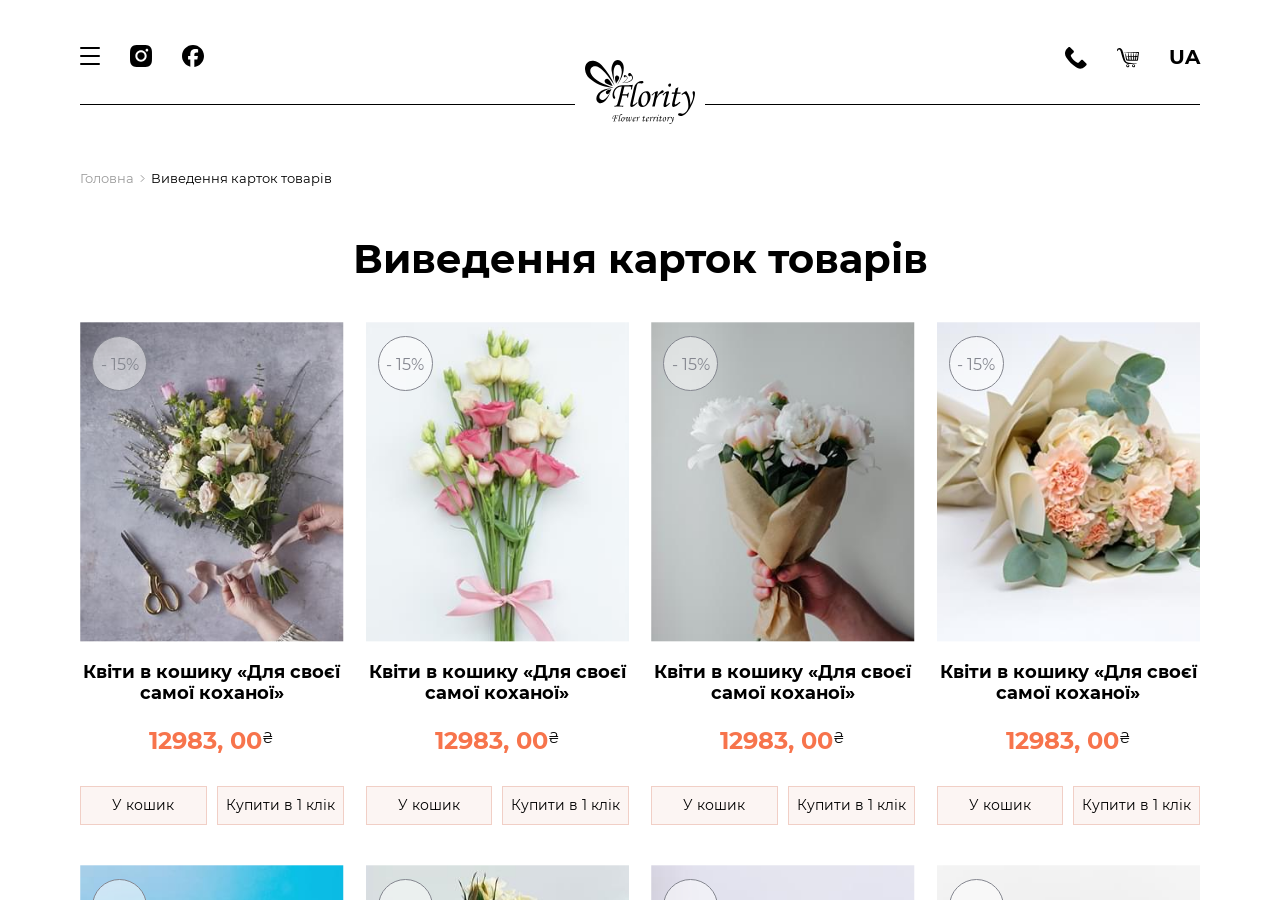
<file: products.html>
<!DOCTYPE html>
<html lang="en" class="">

<head>
	<title>Products</title>
	<meta charset="UTF-8">
	<meta name="format-detection" content="telephone=no">
	<!-- <style>body{opacity: 0;}</style> -->
	<link rel="stylesheet" href="css/style.min.css?_v=20260427140542">
	<link rel="shortcut icon" href="favicon.ico">
	<!-- <meta name="robots" content="noindex, nofollow"> -->
	<meta name="viewport" content="width=device-width, initial-scale=1.0">
</head>

<body class="main">
	<div class="wrapper">
		<header class="header">
			<div class="_container">
				<div class="header__body">
					<div class="header__column">
						<div class="header__burger">
							<span></span>
							<span></span>
							<span></span>
						</div>

						<a href="#" class="header__link">
							<svg width="22" height="22" viewBox="0 0 22 22" fill="none" xmlns="http://www.w3.org/2000/svg">
								<path d="M11.0064 0C8.01837 0 7.64432 0.0128931 6.47059 0.0644657C5.30115 0.116038 4.49717 0.305138 3.80066 0.575894C3.07407 0.859543 2.45925 1.23344 1.84874 1.84802C1.23393 2.45829 0.859879 3.07287 0.576119 3.79488C0.305257 4.49541 0.116084 5.29478 0.0644909 6.46376C0.0128982 7.64134 0 8.01524 0 11.0021C0 13.9891 0.0128982 14.363 0.0644909 15.5362C0.116084 16.7052 0.305257 17.5089 0.576119 18.2051C0.859879 18.9314 1.23393 19.546 1.84874 20.1563C2.45925 20.7666 3.07407 21.1448 3.79637 21.4241C4.49717 21.6949 5.29685 21.884 6.46629 21.9355C7.64002 21.9871 8.01407 22 11.0021 22C13.9902 22 14.3643 21.9871 15.538 21.9355C16.7074 21.884 17.5114 21.6949 18.2079 21.4241C18.9302 21.1448 19.545 20.7666 20.1556 20.1563C20.7661 19.546 21.1444 18.9314 21.4239 18.2094C21.6947 17.5089 21.8839 16.7095 21.9355 15.5405C21.9871 14.3673 22 13.9934 22 11.0064C22 8.01954 21.9871 7.64563 21.9355 6.47236C21.8839 5.30338 21.6947 4.49971 21.4239 3.80348C21.153 3.07287 20.779 2.45829 20.1642 1.84802C19.5536 1.23774 18.9388 0.859543 18.2165 0.580191C17.5157 0.309435 16.716 0.120336 15.5466 0.0687634C14.3686 0.0128932 13.9945 0 11.0064 0Z" />
								<path d="M11.0065 5.35059C7.88513 5.35059 5.35278 7.88194 5.35278 11.0021C5.35278 14.1222 7.88513 16.6536 11.0065 16.6536C14.1278 16.6536 16.6602 14.1222 16.6602 11.0021C16.6602 7.88194 14.1278 5.35059 11.0065 5.35059ZM11.0065 14.668C8.98147 14.668 7.3391 13.0263 7.3391 11.0021C7.3391 8.97786 8.98147 7.33613 11.0065 7.33613C13.0315 7.33613 14.6739 8.97786 14.6739 11.0021C14.6739 13.0263 13.0315 14.668 11.0065 14.668Z" fill="white" />
								<path d="M18.2038 5.12702C18.2038 5.85763 17.6105 6.44642 16.8839 6.44642C16.153 6.44642 15.564 5.85333 15.564 5.12702C15.564 4.3964 16.1573 3.80762 16.8839 3.80762C17.6105 3.80762 18.2038 4.4007 18.2038 5.12702Z" fill="white" />
							</svg>
						</a>

						<a href="#" class="header__link">
							<svg width="22" height="22" viewBox="0 0 22 22" fill="none" xmlns="http://www.w3.org/2000/svg">
								<path d="M10.9998 0C4.92482 0 0 4.94301 0 11.0404C0 16.2179 3.55161 20.5625 8.34267 21.7558V14.4144H6.07452V11.0404H8.34267V9.58661C8.34267 5.82889 10.0371 4.08716 13.7128 4.08716C14.4097 4.08716 15.6122 4.2245 16.1041 4.3614V7.4196C15.8445 7.39221 15.3935 7.37853 14.8334 7.37853C13.0299 7.37853 12.333 8.06435 12.333 9.84716V11.0404H15.9259L15.3086 14.4144H12.333V22C17.7796 21.3398 22 16.6851 22 11.0404C21.9996 4.94301 17.0747 0 10.9998 0Z" />
							</svg>
						</a>
					</div>

					<div class="header__logo">
						<a href="index.html"><img src="img/logo.svg" alt="Flority"></a>
					</div>

					<div class="header__column">
						<a href="tel:380660000000" class="header__link">
							<svg width="20" height="20" viewBox="0 0 20 20" fill="none" xmlns="http://www.w3.org/2000/svg">
								<path d="M1.75751 1.69566L3.16025 0.292922C3.55077 -0.0976021 4.18394 -0.0976028 4.57446 0.292921L7.79183 3.51029C8.18235 3.90081 8.18235 4.53398 7.79183 4.9245L5.60475 7.11157C5.25868 7.45765 5.17288 7.98635 5.39176 8.4241C6.65706 10.9547 8.709 13.0066 11.2396 14.2719C11.6773 14.4908 12.206 14.405 12.5521 14.0589L14.7392 11.8719C15.1297 11.4813 15.7629 11.4813 16.1534 11.8719L19.3708 15.0892C19.7613 15.4798 19.7613 16.1129 19.3708 16.5034L17.968 17.9062C15.8567 20.0175 12.5141 20.2551 10.1254 18.4636L7.65382 16.6099C5.91029 15.3022 4.36147 13.7534 3.05382 12.0099L1.20014 9.53831C-0.591397 7.14958 -0.353846 3.80702 1.75751 1.69566Z" />
							</svg>
						</a>

						<a href="basket.html" class="header__link">
							<svg width="25" height="23" viewBox="0 0 25 23" fill="none" xmlns="http://www.w3.org/2000/svg">
								<path d="M18.5812 18.1425L14.183 18.2022C13.2606 18.2147 12.3851 18.1031 11.4917 17.92C8.99579 17.4085 7.82617 15.4957 6.98741 13.2699C6.55721 12.1282 6.16711 11.0234 5.83458 9.84287L4.12343 3.76761C3.94363 3.12925 3.60828 2.5521 3.12494 2.15522C2.66247 1.77555 2.07651 1.76142 1.62545 2.12654C0.935568 2.68497 0.820274 3.83113 0.439247 3.7769C0.0921669 3.72751 -0.0612964 2.75458 0.022397 2.23522C0.249803 0.824838 1.48586 -0.118003 2.91543 0.0119433C4.59738 0.164834 5.9006 1.70891 6.31698 3.2108L7.31269 6.80289L8.55208 11.547C8.82465 12.5904 9.14545 13.5791 9.6195 14.532C10.0403 15.378 10.6912 16.0177 11.5703 16.3469C12.1953 16.5809 12.804 16.7472 13.4802 16.839C15.6002 17.1265 17.6874 17.3957 19.8273 17.4526L21.8177 17.5054C22.06 17.5118 22.2849 17.6052 22.4875 17.7469C22.3479 17.8445 22.1954 17.911 22.0318 17.9321C20.8776 18.0811 19.7575 18.1266 18.5812 18.1425Z" />
								<path d="M19.1905 20.8876C19.4938 20.7344 19.6414 20.4723 19.636 20.1809C19.6308 19.9035 19.4873 19.6583 19.2237 19.5098C18.9418 19.3511 18.623 19.3408 18.321 19.4967C18.1021 19.6096 17.8889 19.8578 17.877 20.1599C17.8642 20.4805 18.0623 20.7423 18.2847 20.869C18.5717 21.0328 18.8969 21.036 19.1905 20.8876ZM20.2667 21.3477C19.5578 22.2095 18.2495 22.24 17.4839 21.4713C16.8313 20.8161 16.8934 19.8001 17.588 19.2081C18.3057 18.5965 19.3727 18.6013 20.077 19.2291C20.6944 19.7794 20.8188 20.6765 20.2667 21.3477Z" />
								<path d="M13.0521 20.2327C13.0746 19.8877 12.8522 19.636 12.6372 19.5112C12.3651 19.3533 12.0695 19.3501 11.7948 19.4646C11.5033 19.5863 11.3082 19.8574 11.291 20.1353C11.2715 20.4505 11.4399 20.7208 11.7236 20.876C11.9956 21.0248 12.3098 21.0444 12.6129 20.8874C12.8097 20.7856 13.0309 20.5591 13.0521 20.2327ZM13.5896 21.4505C12.9015 22.1662 11.7988 22.1971 11.0449 21.6053C10.2932 21.0152 10.2353 19.9304 10.9284 19.2733C11.6277 18.6105 12.7125 18.5803 13.4541 19.1963C14.1414 19.7671 14.234 20.7803 13.5896 21.4505Z" />
								<path d="M20.642 13.3871C20.5658 12.3701 20.6473 11.499 20.745 10.4853L19.4509 10.4937L19.4869 11.3573C19.5158 12.049 19.5331 12.6953 19.4162 13.3905L20.642 13.3871ZM18.4972 13.3818C18.4032 12.6845 18.3713 12.2024 18.3506 11.6176C18.3313 11.2467 18.3329 10.8556 18.3622 10.4886L16.613 10.4319L16.7215 11.675C16.7722 12.256 16.7775 12.7954 16.706 13.3961L18.4972 13.3818ZM21.5662 13.4225L22.6578 13.3826L23.0591 10.3245L21.8338 10.4487L21.7908 11.7148C21.7709 12.2999 21.6746 12.8463 21.5662 13.4225ZM15.7876 13.4119L15.5814 11.911L15.5168 10.3898L13.7103 10.2754L13.9349 11.7903C14.0136 12.3206 14.019 12.8404 14.0137 13.387L15.7876 13.4119ZM13.0692 13.3268C12.8149 12.2218 12.6972 11.2466 12.6313 10.1666L10.7609 9.99288C11.0276 11.084 11.2852 12.0581 11.5985 13.064C11.5815 13.1079 11.5697 13.2085 11.6007 13.2062C11.6317 13.2039 11.714 13.1799 11.7511 13.1839L13.0692 13.3268ZM23.2 9.43617C23.3567 8.40083 23.4962 7.49052 23.7074 6.54158C23.8035 6.2832 23.8545 6.02831 23.8532 5.75147L22.012 5.61882L21.9352 7.46017L21.8714 9.33246L23.2 9.43617ZM21.1934 7.59002L21.6515 5.59149L19.1741 5.45862L19.2098 6.16066L19.3778 9.37694L20.9026 9.319C20.9917 8.74061 21.0586 8.17785 21.1934 7.59002ZM18.6933 6.55045L18.8506 5.43907L16.1387 5.3195L16.5172 9.47737L18.3976 9.40489C18.4491 8.43211 18.5294 7.52515 18.6933 6.55045ZM15.5939 7.76298L15.8414 5.32216L14.4679 5.25886L12.904 5.21083L13.0655 6.16118L13.6011 9.58567L15.5138 9.51502L15.5939 7.76298ZM10.4923 13.689C10.2003 12.7702 10 11.871 9.85217 10.9315C9.66069 9.71427 9.49445 8.53281 9.41066 7.30473C9.37926 6.8446 9.32508 6.42368 9.51703 5.96537C9.68734 6.19575 9.7873 6.41023 9.86568 6.65927C10.1784 7.65358 10.4354 8.65248 10.6864 9.67328L12.6011 9.60909C12.5216 8.51012 12.5258 7.48823 12.5929 6.42097L12.6451 5.20103C11.1056 5.15154 9.61288 5.14304 8.0896 5.17985C7.83649 5.18596 7.57613 5.34547 7.34888 5.08646C8.13283 4.93451 8.88399 4.87053 9.65756 4.83111L11.9236 4.71576L19.9849 4.69751L23.5815 4.74882C24.0414 4.75539 25.1018 4.67571 24.992 5.43438L24.2098 10.8387C24.0819 11.7226 23.965 12.5566 23.9035 13.4397C23.8665 13.9726 23.6439 14.4216 23.0815 14.5683C22.7222 14.662 22.3106 14.7071 21.9164 14.7086L19.5705 14.7177L13.854 14.7255C12.9672 14.7267 12.1346 14.586 11.2827 14.3991C10.897 14.3144 10.6242 14.104 10.4923 13.689Z" />
							</svg>
						</a>

						<a href="#" class="header__lang">UA</a>
					</div>
				</div>
			</div>
		</header>

		<div class="menu">
			<div class="menu__header">
				<div class="menu__close">
					<svg width="20" height="20" viewBox="0 0 20 20" fill="none" xmlns="http://www.w3.org/2000/svg">
						<path d="M19 1L1 19" stroke-width="2" stroke-linecap="round" stroke-linejoin="round" />
						<path d="M1 1L19 19" stroke-width="2" stroke-linecap="round" stroke-linejoin="round" />
					</svg>
				</div>
			</div>

			<div class="menu__content">
				<nav class="menu__list">
					<a href="#" class="menu__link">Доставка квітів</a>
					<a href="category.html" class="menu__link">Категорії товарів</a>
					<a href="#" class="menu__link">Акції</a>
					<a href="feedback.html" class="menu__link">Відгуки</a>
					<a href="contact.html" class="menu__link">Контакти</a>
					<a href="info.html" class="menu__link">Як зробити замовлення</a>
				</nav>

				<div class="menu__socials">
					<a href="#" class="menu__social">
						<svg width="22" height="22" viewBox="0 0 22 22" fill="none" xmlns="http://www.w3.org/2000/svg">
							<path d="M11.0064 0C8.01837 0 7.64432 0.0128931 6.47059 0.0644657C5.30115 0.116038 4.49717 0.305138 3.80066 0.575894C3.07407 0.859543 2.45925 1.23344 1.84874 1.84802C1.23393 2.45829 0.859879 3.07287 0.576119 3.79488C0.305257 4.49541 0.116084 5.29478 0.0644909 6.46376C0.0128982 7.64134 0 8.01524 0 11.0021C0 13.9891 0.0128982 14.363 0.0644909 15.5362C0.116084 16.7052 0.305257 17.5089 0.576119 18.2051C0.859879 18.9314 1.23393 19.546 1.84874 20.1563C2.45925 20.7666 3.07407 21.1448 3.79637 21.4241C4.49717 21.6949 5.29685 21.884 6.46629 21.9355C7.64002 21.9871 8.01407 22 11.0021 22C13.9902 22 14.3643 21.9871 15.538 21.9355C16.7074 21.884 17.5114 21.6949 18.2079 21.4241C18.9302 21.1448 19.545 20.7666 20.1556 20.1563C20.7661 19.546 21.1444 18.9314 21.4239 18.2094C21.6947 17.5089 21.8839 16.7095 21.9355 15.5405C21.9871 14.3673 22 13.9934 22 11.0064C22 8.01954 21.9871 7.64563 21.9355 6.47236C21.8839 5.30338 21.6947 4.49971 21.4239 3.80348C21.153 3.07287 20.779 2.45829 20.1642 1.84802C19.5536 1.23774 18.9388 0.859543 18.2165 0.580191C17.5157 0.309435 16.716 0.120336 15.5466 0.0687634C14.3686 0.0128932 13.9945 0 11.0064 0Z" />
							<path d="M11.0065 5.35059C7.88513 5.35059 5.35278 7.88194 5.35278 11.0021C5.35278 14.1222 7.88513 16.6536 11.0065 16.6536C14.1278 16.6536 16.6602 14.1222 16.6602 11.0021C16.6602 7.88194 14.1278 5.35059 11.0065 5.35059ZM11.0065 14.668C8.98147 14.668 7.3391 13.0263 7.3391 11.0021C7.3391 8.97786 8.98147 7.33613 11.0065 7.33613C13.0315 7.33613 14.6739 8.97786 14.6739 11.0021C14.6739 13.0263 13.0315 14.668 11.0065 14.668Z" fill="white" />
							<path d="M18.2038 5.12702C18.2038 5.85763 17.6105 6.44642 16.8839 6.44642C16.153 6.44642 15.564 5.85333 15.564 5.12702C15.564 4.3964 16.1573 3.80762 16.8839 3.80762C17.6105 3.80762 18.2038 4.4007 18.2038 5.12702Z" fill="white" />
						</svg>
					</a>
					<a href="#" class="menu__social">
						<svg width="22" height="22" viewBox="0 0 22 22" fill="none" xmlns="http://www.w3.org/2000/svg">
							<path d="M10.9998 0C4.92482 0 0 4.94301 0 11.0404C0 16.2179 3.55161 20.5625 8.34267 21.7558V14.4144H6.07452V11.0404H8.34267V9.58661C8.34267 5.82889 10.0371 4.08716 13.7128 4.08716C14.4097 4.08716 15.6122 4.2245 16.1041 4.3614V7.4196C15.8445 7.39221 15.3935 7.37853 14.8334 7.37853C13.0299 7.37853 12.333 8.06435 12.333 9.84716V11.0404H15.9259L15.3086 14.4144H12.333V22C17.7796 21.3398 22 16.6851 22 11.0404C21.9996 4.94301 17.0747 0 10.9998 0Z" />
						</svg>
					</a>
				</div>
			</div>
		</div>


		<main class="page">
			<div class="breadcrumbs">
				<div class="_container">
					<ul class="breadcrumbs__list">
						<li><a href="index.html" class="breadcrumbs__item link">Головна</a></li>
						<li class="breadcrumbs__item">Виведення карток товарів</li>
					</ul>
				</div>
			</div>

			<section class="products section">
				<div class="_container">
					<h2 class="products__title section__title big">Виведення карток товарів</h2>

					<div class="products__body">
						<div class="products__item">
							<div class="products__item-promotion">- 15%</div>

							<a href="product.html" class="products__item-image">
								<img src="img/product/image01.jpg" alt="Image">
							</a>

							<a href="product.html" class="products__item-title">Квіти в кошику «Для своєї самої коханої»</a>

							<div class="products__item-cost">12983, 00<span>₴</span></div>

							<div class="products__item-actions">
								<button class="products__item-btn">У кошик</button>
								<a href="#" class="products__item-btn modal-cart-open">Купити в 1 клік</a>
							</div>
						</div>

						<div class="products__item">
							<div class="products__item-promotion">- 15%</div>

							<a href="product.html" class="products__item-image">
								<img src="img/product/image02.jpg" alt="Image">
							</a>

							<a href="product.html" class="products__item-title">Квіти в кошику «Для своєї самої коханої»</a>

							<div class="products__item-cost">12983, 00<span>₴</span></div>

							<div class="products__item-actions">
								<button class="products__item-btn">У кошик</button>
								<button class="products__item-btn modal-cart-open">Купити в 1 клік</button>
							</div>
						</div>

						<div class="products__item">
							<div class="products__item-promotion">- 15%</div>

							<a href="product.html" class="products__item-image">
								<img src="img/product/image03.jpg" alt="Image">
							</a>

							<a href="product.html" class="products__item-title">Квіти в кошику «Для своєї самої коханої»</a>

							<div class="products__item-cost">12983, 00<span>₴</span></div>

							<div class="products__item-actions">
								<button class="products__item-btn">У кошик</button>
								<button class="products__item-btn modal-cart-open">Купити в 1 клік</button>
							</div>
						</div>

						<div class="products__item">
							<div class="products__item-promotion">- 15%</div>

							<a href="product.html" class="products__item-image">
								<img src="img/product/image04.jpg" alt="Image">
							</a>

							<a href="product.html" class="products__item-title">Квіти в кошику «Для своєї самої коханої»</a>

							<div class="products__item-cost">12983, 00<span>₴</span></div>

							<div class="products__item-actions">
								<button class="products__item-btn">У кошик</button>
								<button class="products__item-btn modal-cart-open">Купити в 1 клік</button>
							</div>
						</div>

						<div class="products__item">
							<div class="products__item-promotion">- 15%</div>

							<a href="product.html" class="products__item-image">
								<img src="img/product/image05.jpg" alt="Image">
							</a>

							<a href="product.html" class="products__item-title">Квіти в кошику «Для своєї самої коханої»</a>

							<div class="products__item-cost">12983, 00<span>₴</span></div>

							<div class="products__item-actions">
								<button class="products__item-btn">У кошик</button>
								<button class="products__item-btn modal-cart-open">Купити в 1 клік</button>
							</div>
						</div>

						<div class="products__item">
							<div class="products__item-promotion">- 15%</div>

							<a href="product.html" class="products__item-image">
								<img src="img/product/image06.jpg" alt="Image">
							</a>

							<a href="product.html" class="products__item-title">Квіти в кошику «Для своєї самої коханої»</a>

							<div class="products__item-cost">12983, 00<span>₴</span></div>

							<div class="products__item-actions">
								<button class="products__item-btn">У кошик</button>
								<button class="products__item-btn modal-cart-open">Купити в 1 клік</button>
							</div>
						</div>

						<div class="products__item">
							<div class="products__item-promotion">- 15%</div>

							<a href="product.html" class="products__item-image">
								<img src="img/product/image07.jpg" alt="Image">
							</a>

							<a href="product.html" class="products__item-title">Квіти в кошику «Для своєї самої коханої»</a>

							<div class="products__item-cost">12983, 00<span>₴</span></div>

							<div class="products__item-actions">
								<button class="products__item-btn">У кошик</button>
								<button class="products__item-btn modal-cart-open">Купити в 1 клік</button>
							</div>
						</div>

						<div class="products__item">
							<div class="products__item-promotion">- 15%</div>

							<a href="product.html" class="products__item-image">
								<img src="img/product/image08.jpg" alt="Image">
							</a>

							<a href="product.html" class="products__item-title">Квіти в кошику «Для своєї самої коханої»</a>

							<div class="products__item-cost">12983, 00<span>₴</span></div>

							<div class="products__item-actions">
								<button class="products__item-btn">У кошик</button>
								<button class="products__item-btn modal-cart-open">Купити в 1 клік</button>
							</div>
						</div>
					</div>
				</div>
			</section>

			<div class="info">
				<div class="_container">
					<div class="info__body">
						<h2>Текст для SEO</h2>
						<p><a href="#">Lorem Ipsum</a> - це текст-"риба", що використовується в друкарстві та дизайні. Lorem Ipsum є, фактично, стандартною "рибою" аж з XVI сторіччя, коли невідомий друкар взяв шрифтову гранку та склав на ній підбірку зразків шрифтів. "Риба" не тільки успішно пережила п'ять століть, але й прижилася в електронному верстуванні, залишаючись по суті незмінною. Вона популяризувалась в 60-их роках минулого сторіччя завдяки виданню зразків шрифтів Letraset, які містили уривки з Lorem Ipsum, і вдруге - нещодавно завдяки програмам комп'ютерного верстування на кшталт Aldus Pagemaker, які використовували різні версії Lorem Ipsum.</p>
						<blockquote>Звідки він походить?На відміну від поширеної думки Lorem Ipsum не є випадковим набором літер. Він походить з уривку класичної латинської літератури 45 року до н.е., тобто має більш як 2000-річну історію.</blockquote>
						<p>верстуванні, залишаючись по суті незмінною. Вона популяризувалась в 60-их роках минулого сторіччя завдяки виданню зразків шрифтів Letraset, які містили уривки з Lorem Ipsum, і вдруге - нещодавно завдяки програмам комп'ютерного верстування на кшталт Aldus Pagemaker, які використовували різні версії Lorem Ipsum.</p>
						<ul>
							<li>Позиція у списку Letraset</li>
							<li>Позиція у списку Letraset</li>
						</ul>
						<p>Lorem Ipsum, і в 60-их роках минулого сторіччя завдяки виданню зразків шрифтів Letraset, які містили уривки з Lorem Ipsum, і вдруге - нещодавно завдяки програмам комп'ютерного вдруге - нещодавно завдяки програмам комп'ютерного верстування на кшталт Aldus Pagemaker, які використовували різні версії Lorem Ipsum.</p>
						<ol>
							<li>Позиція у списку Letraset</li>
							<li>Позиція у списку Letraset</li>
						</ol>
						<table>
							<tr>
								<th>Table column name</th>
								<th>Table column name</th>
								<th>Table column name</th>
								<th>Table column name</th>
							</tr>
							<tr>
								<td>Table Content</td>
								<td>Here is also the content of the table</td>
								<td>Here is also the content of the table</td>
								<td>Table Content</td>
							</tr>
							<tr>
								<td>Table Content</td>
								<td>Here is also the content of the table</td>
								<td>Here is also the content of the table</td>
								<td>Table Content</td>
							</tr>
							<tr>
								<td>Table Content</td>
								<td>Here is also the content of the table</td>
								<td>Here is also the content of the table</td>
								<td>Table Content</td>
							</tr>
							<tr>
								<td>Table Content</td>
								<td>Here is also the content of the table</td>
								<td>Here is also the content of the table</td>
								<td>Table Content</td>
							</tr>
						</table>
						<h1>H1 Heading — 40 px</h1>
						<h2>H2 Heading — 28 px</h2>
						<h3>H3 Heading — 24 px</h3>
						<h4>H4 Heading — 22 px</h4>
						<h5>H5 Heading — 20 px</h5>
						<h6>H6 Heading — 18 px</h6>
					</div>
				</div>
			</div>
		</main>

		<div aria-hidden="true" class="popup">
			<div class="popup__wrapper">
				<form class="popup__content" novalidate>
					<h3 class="popup__title">Швидке замовлення</h3>

					<div class="popup__product">
						<div class="popup__product-title">Товар:</div>
						<div class="popup__product-name">Товар Букет 19 білих троянд</div>
					</div>

					<div class="popup__quantity">
						<div class="popup__quantity-title">Кількість:</div>

						<div data-quantity class="quantity">
							<button data-quantity-minus type="button" class="quantity__button quantity__button_minus"></button>
							<div class="quantity__input">
								<input data-quantity-value type="number" name="quantity" value="1" min="1">
							</div>
							<button data-quantity-plus type="button" class="quantity__button quantity__button_plus"></button>
						</div>
					</div>

					<div class="popup__cost">
						<div class="popup__cost-title">Сума:</div>
						<div class="popup__cost-total">12983, 00<span>₴</span></div>
					</div>

					<div class="popup__input-block">
						<div class="popup__input-row">
							<div class="popup__input-name">Ваше ім’я<span>*</span></div>
							<input type="text" name="name" placeholder="" class="popup__input input" autocomplete="off" required>
						</div>

						<div class="popup__input-row">
							<div class="popup__input-name">Ваш телефон<span>*</span></div>
							<input type="tel" name="phone" placeholder="Телефон" class="popup__input input" autocomplete="off" required>
						</div>
					</div>

					<div class="popup__button button">
						<input type="submit">
						<span>Замовити зараз</span>
					</div>
				</form>
			</div>
		</div>
		<footer class="footer">
			<div class="_container">
				<div class="footer__body">
					<a href="index.html" class="footer__logo">
						<img src="img/logo.svg" alt="Image">
					</a>

					<div class="footer__info">
						<h3 class="footer__title">Інформація</h3>
						<div class="footer__info-list">
							<a href="#" class="footer__info-item">Доставка та оплата</a>
							<a href="#" class="footer__info-item">Мапа сайту</a>
							<a href="#" class="footer__info-item">Договір публічна оферта</a>
						</div>
					</div>

					<div class="footer__contacts">
						<h3 class="footer__title">Контакти</h3>
						<div class="footer__contacts-body">
							<div class="footer__phones">
								<a href="tel:380635700335" class="footer__phone">+38 (063) <span>57 00 335</span></a>
								<a href="tel:380679603336" class="footer__phone">+38 (067) <span>96 03 336</span></a>
								<a href="tel:380994944490" class="footer__phone">+38 (099) <span>49 44 490</span></a>
							</div>

							<div class="footer__messanger">
								<div class="footer__messanger-title">Viber, Telegram, WhatsApp: </div>
								<div class="footer__messanger-number">+38 (099) <span>49 44 490</span></div>
							</div>
							<div class="footer__socials">
								<a href="#" class="footer__social">
									<svg width="22" height="22" viewBox="0 0 22 22" fill="none" xmlns="http://www.w3.org/2000/svg">
										<path d="M10.9998 0C4.92482 0 0 4.94301 0 11.0404C0 16.2179 3.55161 20.5625 8.34267 21.7558V14.4144H6.07452V11.0404H8.34267V9.58661C8.34267 5.82889 10.0371 4.08716 13.7128 4.08716C14.4097 4.08716 15.6122 4.2245 16.1041 4.3614V7.4196C15.8445 7.39221 15.3935 7.37853 14.8334 7.37853C13.0299 7.37853 12.333 8.06435 12.333 9.84716V11.0404H15.9259L15.3086 14.4144H12.333V22C17.7796 21.3398 22 16.6851 22 11.0404C21.9996 4.94301 17.0747 0 10.9998 0Z" />
									</svg>
									<span>Facebook</span>
								</a>
								<a href="#" class="footer__social">
									<svg width="22" height="22" viewBox="0 0 22 22" fill="none" xmlns="http://www.w3.org/2000/svg">
										<path d="M11.0064 0C8.01837 0 7.64432 0.0128931 6.47059 0.0644657C5.30115 0.116038 4.49717 0.305138 3.80066 0.575894C3.07407 0.859543 2.45925 1.23344 1.84874 1.84802C1.23393 2.45829 0.859879 3.07287 0.576119 3.79488C0.305257 4.49541 0.116084 5.29478 0.0644909 6.46376C0.0128982 7.64134 0 8.01524 0 11.0021C0 13.9891 0.0128982 14.363 0.0644909 15.5362C0.116084 16.7052 0.305257 17.5089 0.576119 18.2051C0.859879 18.9314 1.23393 19.546 1.84874 20.1563C2.45925 20.7666 3.07407 21.1448 3.79637 21.4241C4.49717 21.6949 5.29685 21.884 6.46629 21.9355C7.64002 21.9871 8.01407 22 11.0021 22C13.9902 22 14.3643 21.9871 15.538 21.9355C16.7074 21.884 17.5114 21.6949 18.2079 21.4241C18.9302 21.1448 19.545 20.7666 20.1556 20.1563C20.7661 19.546 21.1444 18.9314 21.4239 18.2094C21.6947 17.5089 21.8839 16.7095 21.9355 15.5405C21.9871 14.3673 22 13.9934 22 11.0064C22 8.01954 21.9871 7.64563 21.9355 6.47236C21.8839 5.30338 21.6947 4.49971 21.4239 3.80348C21.153 3.07287 20.779 2.45829 20.1642 1.84802C19.5536 1.23774 18.9388 0.859543 18.2165 0.580191C17.5157 0.309435 16.716 0.120336 15.5466 0.0687634C14.3686 0.0128932 13.9945 0 11.0064 0Z" />
										<path d="M11.0065 5.35059C7.88513 5.35059 5.35278 7.88194 5.35278 11.0021C5.35278 14.1222 7.88513 16.6536 11.0065 16.6536C14.1278 16.6536 16.6602 14.1222 16.6602 11.0021C16.6602 7.88194 14.1278 5.35059 11.0065 5.35059ZM11.0065 14.668C8.98147 14.668 7.3391 13.0263 7.3391 11.0021C7.3391 8.97786 8.98147 7.33613 11.0065 7.33613C13.0315 7.33613 14.6739 8.97786 14.6739 11.0021C14.6739 13.0263 13.0315 14.668 11.0065 14.668Z" fill="white" />
										<path d="M18.2038 5.12702C18.2038 5.85763 17.6105 6.44642 16.8839 6.44642C16.153 6.44642 15.564 5.85333 15.564 5.12702C15.564 4.3964 16.1573 3.80762 16.8839 3.80762C17.6105 3.80762 18.2038 4.4007 18.2038 5.12702Z" fill="white" />
									</svg>
									<span>Instagram</span>
								</a>
							</div>
						</div>
					</div>

					<div class="footer__bank">
						<h3 class="footer__title">Ми приймаємо:</h3>
						<div class="footer__bank-body">
							<div class="footer__bank-item">
								<img src="img/icon/visa.svg" alt="Image">
								<span>Visa</span>
							</div>
							<div class="footer__bank-item">
								<img src="img/icon/mastercard.svg" alt="Image">
								<span>Mastercard</span>
							</div>
							<div class="footer__bank-item">
								<img src="img/icon/wayforpay.svg" alt="Image">
								<span>WayForPay</span>
							</div>
							<div class="footer__bank-item">
								<img src="img/icon/googlepay.svg" alt="Image">
								<span>Google Play</span>
							</div>
							<div class="footer__bank-item">
								<img src="img/icon/appstore.svg" alt="Image">
								<span>App Store</span>
							</div>
						</div>
					</div>

					<a href="#" class="footer__author">
						<svg width="86" height="26" viewBox="0 0 86 26" fill="none" xmlns="http://www.w3.org/2000/svg">
							<path fill-rule="evenodd" clip-rule="evenodd" d="M39.7079 17.3101V20.3842H27.3735V17.3101H39.7079ZM39.7079 11.4538V14.5286H27.3735V11.4538H39.7079ZM39.7079 5.59882V8.67164H27.3735V5.59882H39.7079ZM65.1804 5.403V20.5787H62.2227V5.403H65.1804ZM65.1804 0.0867299V3.1609H62.2227V0.0867299H65.1804ZM13.0858 5.20718V8.28135H8.02208V20.3842H5.06368V8.28135H0V5.20718H13.0858ZM78.6989 12.9905L86 20.5794H81.8163L76.6067 15.1642L71.3986 20.5794H67.2142L74.5159 12.9905L67.2142 5.403H71.3986L76.6067 10.8162L81.8163 5.403H86L78.6989 12.9905ZM44.1146 5.20718H48.5515C54.2584 5.20718 58.9024 10.0336 58.9024 15.9658V20.3836H55.9461V15.9658C55.9461 11.7289 52.6279 8.28135 48.5515 8.28135H47.0716V20.3836H44.1146V5.20718ZM18.2568 15.8492L18.2458 15.8269L16.8532 11.5812C15.2481 6.72496 16.9778 1.97717 19.6919 0H23.0294C19.9926 3.47665 18.8815 6.53388 20.0765 10.1501L21.469 14.3958L21.48 14.4188C23.0852 19.2757 21.3528 24.0222 18.642 26H15.3052C18.3407 22.5227 19.4518 19.4654 18.2568 15.8492Z" />
						</svg>
					</a>
				</div>
			</div>
		</footer>

	</div>
	<script src="js/app.min.js?_v=20260427140542"></script>
</body>

</html>
</file>
<file: css/style.min.css>
@font-face{font-family:Montserrat;font-display:swap;src:url(../fonts/Montserrat-Bold.woff2) format("woff2");font-weight:700;font-style:normal}@font-face{font-family:Montserrat;font-display:swap;src:url(../fonts/Montserrat-Italic.woff2) format("woff2");font-weight:400;font-style:italic}@font-face{font-family:Montserrat;font-display:swap;src:url(../fonts/Montserrat-Medium.woff2) format("woff2");font-weight:500;font-style:normal}@font-face{font-family:Montserrat;font-display:swap;src:url(../fonts/Montserrat-Regular.woff2) format("woff2");font-weight:400;font-style:normal}*{padding:0;margin:0;border:0}*,*::after,*::before{box-sizing:border-box}*::after,*::before{display:inline-block}body,html{height:100%;overflow:hidden;min-width:320px}body{color:#000;font-family:Montserrat,sans-serif;font-size:1rem;line-height:1.2;-ms-text-size-adjust:100%;-moz-text-size-adjust:100%;-webkit-text-size-adjust:100%;-webkit-font-smoothing:antialiased;-moz-osx-font-smoothing:grayscale}button,input,textarea{font-family:Montserrat,sans-serif;font-size:inherit;line-height:inherit;color:inherit;background-color:rgba(0,0,0,0)}input,textarea{width:100%}label{display:inline-block}button,option,select{cursor:pointer}a{display:inline-block;color:inherit;text-decoration:none}ul li{list-style:none}img{vertical-align:top}h1,h2,h3,h4,h5,h6{font-weight:inherit;font-size:inherit}.wrapper{height:100%;display:flex;flex-direction:column;overflow-y:auto;overflow-x:hidden;-webkit-overflow-scrolling:touch}.wrapper>main{flex:1 1 auto}.wrapper>*{min-width:0}.lock .wrapper{overflow:hidden;touch-action:none;-ms-scroll-chaining:none;overscroll-behavior:none}._container{padding:0 20px}.header{position:sticky;z-index:20;top:0;left:0;width:100%;background-color:#fff;padding-top:env(safe-area-inset-top);transition:all .5s ease}.header::before{content:"";position:absolute;top:calc(-1*env(safe-area-inset-top));left:0;width:100%;height:env(safe-area-inset-top);background-color:#fff;z-index:-1}.header.scroll{box-shadow:0 0 20px rgba(0,0,0,.2)}.header__body{padding:30px 0 40px;height:90px;position:relative;display:flex;justify-content:space-between;align-items:center}.header__body::after,.header__body::before{content:"";display:block;position:absolute;bottom:0;width:calc(50% - 60px);height:1px;background-color:#000}.header__body::before{left:0}.header__body::after{right:0}.header__column{display:flex;align-items:center;gap:15px}.header__burger{display:flex;flex-direction:column;justify-content:space-between;width:20px;height:18px;cursor:pointer}.header__burger span{width:100%;height:2px;background-color:#000;border-radius:10px;transition:all .5s ease}.header__link{width:22px;height:22px}.header__link svg{width:100%;height:100%;fill:#000;transition:all .5s ease}.header__logo{position:absolute;width:calc(100% - 240px);top:50%;left:50%;-webkit-transform:translate(-50%,-50%);transform:translate(-50%,-50%)}.header__logo img{width:100%}.header__lang{font-size:20px;line-height:125%;font-weight:700;text-transform:uppercase;cursor:pointer;transition:color .5s ease}.menu{position:fixed;z-index:30;top:0;left:0;width:100%;height:100vh;background-color:#fff;-webkit-transform:translateX(-150%);transform:translateX(-150%);transition:all .5s ease}.menu.active{-webkit-transform:translateX(0);transform:translateX(0)}.menu__header{padding:30px 20px 15px}.menu__close{width:18px;height:18px;cursor:pointer}.menu__close svg{width:100%;height:100%;stroke:#000;transition:all .5s ease}.menu__content{display:flex;flex-direction:column;gap:55px;padding:15px 20px 50px;height:calc(100vh - 63px);overflow-y:auto}.menu__list{display:flex;flex-direction:column;gap:30px}.menu__link{font-size:26px;line-height:125%;font-weight:700;transition:color .5s ease}.menu__socials{display:flex;gap:25px}.menu__social{width:42px;height:42px}.menu__social svg{width:100%;height:100%;fill:#000;transition:all .5s ease}.footer{margin-top:30px;padding:60px 0;background-color:#fcf5f3}.footer__body{display:flex;flex-direction:column;align-items:center;gap:45px}.footer__logo{height:97px}.footer__logo img{height:100%}.footer__info{display:flex;flex-direction:column;align-items:center;gap:25px}.footer__title{font-size:24px;line-height:125%;font-weight:700;text-align:center}.footer__info-list{display:flex;flex-direction:column;align-items:center;gap:15px}.footer__info-item{position:relative;font-size:16px;line-height:125%;text-align:center;color:#626262;transition:color .5s ease}.footer__info-item:last-child::after{display:none}.footer__contacts{display:flex;flex-direction:column;align-items:center;gap:25px}.footer__contacts-body{display:flex;flex-direction:column;align-items:center}.footer__phones{display:flex;flex-direction:column;align-items:center}.footer__phone{position:relative;margin-bottom:33px;font-size:16px;line-height:125%;color:#626262;white-space:nowrap;transition:color .5s ease}.footer__phone span{font-weight:700;transition:color .5s ease}.footer__phone::after{content:"";position:absolute;left:calc(50% - 2.5px);top:calc(100% + 14px);width:5px;height:5px;background-color:#626262;border-radius:50%}.footer__messanger{position:relative;margin-bottom:25px;display:flex;flex-direction:column;align-items:center}.footer__messanger-title{font-size:16px;line-height:200%;font-weight:700;color:#626262;white-space:nowrap}.footer__messanger-number{font-size:16px;line-height:200%;color:#626262;white-space:nowrap}.footer__messanger-number span{font-weight:700}.footer__socials{display:flex;justify-content:center;gap:40px}.footer__social{position:relative;display:flex;align-items:center;gap:4px}.footer__social svg{fill:#626262;transition:fill .5s ease}.footer__social span{font-size:16px;line-height:200%;font-weight:700;color:#626262;transition:color .5s ease}.footer__social:first-child::after{content:"";position:absolute;left:calc(100% + 17px);top:calc(50% - 2.5px);width:5px;height:5px;background-color:#626262;border-radius:50%}.footer__bank{display:flex;flex-direction:column;align-items:center;gap:40px}.footer__bank-body{display:flex;flex-direction:column;align-items:center;gap:40px}.footer__bank-item{display:flex;align-items:center;gap:15px}.footer__bank-item span{font-size:16px;line-height:125%}.footer__author{height:26px}.footer__author svg{height:100%;fill:rgba(0,0,0,.2);transition:fill .5s ease}body::after{content:"";background-color:rgba(255,255,255,.6);position:fixed;width:100%;height:100%;top:0;left:0;opacity:0;transition:opacity .8s ease 0s;pointer-events:none;z-index:149}.popup_show body::after{opacity:1}.popup{position:fixed;top:0;left:0;bottom:0;right:0;transition:visibility .8s ease 0s;visibility:hidden;pointer-events:none}.popup.popup_show{z-index:150;visibility:visible;overflow:auto;pointer-events:auto}.popup.popup_show .popup__content{visibility:visible;-webkit-transform:scale(1);transform:scale(1)}.popup__wrapper{display:flex;flex-direction:column;align-items:center;padding:30px 0;min-height:100%;flex:1 1 auto;width:100%;display:flex;justify-content:center;align-items:center}.popup__content{display:flex;flex-direction:column;visibility:hidden;-webkit-transform:scale(0);transform:scale(0);transition:-webkit-transform .3s ease 0s;transition:transform .3s ease 0s;transition:transform .3s ease 0s,-webkit-transform .3s ease 0s;background-color:#fff;padding:40px 25px 60px;width:100%;max-width:600px;box-shadow:0 0 15px 10px rgba(0,0,0,.25)}.popup__title{margin-bottom:20px;font-size:24px;line-height:125%;font-weight:700;text-align:center}.popup__product{margin-bottom:50px;display:flex;justify-content:center;align-items:flex-start;gap:15px}.popup__product-title{line-height:125%}.popup__product-name{line-height:125%;font-weight:700}.popup__quantity{margin-bottom:10px;display:flex;justify-content:flex-end;align-items:center;gap:15px}.popup__quantity-title{line-height:125%}.popup__cost{margin-bottom:10px;display:flex;justify-content:flex-end;align-items:center;gap:15px}.popup__cost-title{line-height:125%}.popup__cost-total{display:flex;align-items:flex-start;gap:5px;font-size:22px;line-height:125%;font-weight:700;color:#f7744c}.popup__cost-total span{font-size:14px;line-height:125%;font-weight:400;color:#070707}.popup__input-block{margin-bottom:35px;display:flex;flex-direction:column;gap:10px}.popup__input-row{display:flex;align-items:flex-start;gap:20px}.popup__input-name{flex:0 0 80px;display:flex;align-items:flex-start;gap:6px;font-size:14px;line-height:125%;text-align:right}.popup__input-name span{font-size:12px;line-height:125%;font-weight:700;color:#f7744c}.popup__button{align-self:flex-end}.quantity{width:90px;height:44px;display:flex;align-items:center;gap:6px}.quantity__button{flex:0 0 22px;height:22px;position:relative;cursor:pointer}.quantity__button::after,.quantity__button::before{content:"";position:absolute;top:50%;left:50%;transition:all .3s ease 0s;margin:0 0 0 -6px;background-color:#000;width:12px;height:1px}.quantity__button_plus::before{-webkit-transform:rotate(-90deg);transform:rotate(-90deg)}.quantity__input{flex:1 1 auto;height:100%;border:1px solid #cbcbcb}.quantity__input input{padding:0 5px;height:100%;color:#000;font-size:16px;line-height:125%;font-weight:700;width:100%;text-align:center;-moz-appearance:textfield}.quantity__input input::-webkit-inner-spin-button,.quantity__input input::-webkit-outer-spin-button{-webkit-appearance:none;margin:0}.select{min-width:0;position:relative;width:100%}.select__body{position:relative}.select__title{position:relative;cursor:pointer;width:100%;padding-right:39px}._select-open .select__title::after{-webkit-transform:rotate(0);transform:rotate(0)}.select__title::after{content:"";position:absolute;right:0;top:calc(50% - 16px);width:32px;height:32px;background:url(../img/icon/arrow-select.svg) center/100% no-repeat;-webkit-transform:rotate(180deg);transform:rotate(180deg);transition:all .5s ease}.select__value{display:flex;min-width:0;align-items:center;padding:12px;text-align:left;gap:.625rem;border:1px solid #c5c5c5;transition:all .5s ease}.select__content{flex:1 1 auto;overflow:hidden;text-overflow:ellipsis;white-space:nowrap}.select__text{flex:1 1 auto;overflow:hidden;text-overflow:ellipsis;white-space:nowrap;text-align:left}.select__input{width:100%;background-color:rgba(0,0,0,0);height:100%}.select__options{min-width:100%;padding-top:16px}.select__scroll{display:flex;flex-direction:column;gap:16px}.select__option{width:100%;padding:12px;border:1px solid #c5c5c5;transition:all .5s ease}.select__option._select-selected{border-color:#ff6969}.select__row{display:flex;align-items:center;gap:12px}.select__asset img{height:20px}.input{padding:12px;font-size:16px;line-height:125%;border:1px solid #c5c5c5;outline:0;transition:all .5s ease}.input:focus{border-color:#f1cfc6}.input.error{border-color:#ff6969}textarea.input{min-height:100px}.button{position:relative;padding:10px 5px;background-color:#fcf5f3;border:1px solid #f1cfc6;transition:all .5s ease}.button input{display:inline-block;position:absolute;z-index:2;top:0;left:0;width:100%;height:100%;opacity:0;cursor:pointer}.button span{font-size:16px;line-height:125%;transition:all .5s ease}.section{padding:30px 0}.section__title{margin-bottom:35px;font-size:28px;font-weight:700;line-height:115%;text-align:center}.section__title.big{font-size:35px}.section__subtitle{margin-bottom:35px;display:flex;justify-content:center;align-items:center;gap:10px}.section__subtitle span{font-size:16px;line-height:200%;color:#5b5b5b;transition:all .5s ease}.section__subtitle svg{width:24px;height:24px;fill:#5b5b5b;transition:all .5s ease}.breadcrumbs{padding:20px 0 10px}.breadcrumbs__list{display:flex;gap:17px;padding-bottom:5px;overflow-x:auto}.breadcrumbs__item{display:flex;align-items:center;font-size:13px;line-height:125%;white-space:nowrap}.breadcrumbs__item.link{position:relative;color:#9b9b9b;transition:color .5s ease}.breadcrumbs__item.link::after{content:"";position:absolute;top:calc(50% - 6.5px);left:calc(100% + 2px);width:13px;height:13px;background:url(../img/icon/arrow-bc.svg) center/100% no-repeat}.info{padding:30px 0}.info__body{display:flex;flex-direction:column;gap:20px}.info__body h1,.info__body h2,.info__body h3,.info__body h4,.info__body h5,.info__body h6{font-weight:700;line-height:125%;text-align:center}.info__body h1{font-size:35px}.info__body h2{font-size:28px}.info__body h3{font-size:24px}.info__body h4{font-size:22px}.info__body h5{font-size:20px}.info__body h6{font-size:18px}.info__body img{display:inline-block;width:100%}.info__body p{line-height:125%}.info__body a{color:#4b5846;line-height:125%;text-decoration:underline;transition:all .5s ease}.info__body blockquote{padding:20px;line-height:125%;font-style:italic;background-color:#fdf8f7}.info__body ol,.info__body ul{display:flex;flex-direction:column;gap:5px}.info__body ol li,.info__body ul li{list-style-position:inside}.info__body ul li{list-style-type:disc}.info__body table{width:100%;border-collapse:collapse}.info__body table td,.info__body table th{font-size:12px;padding:5px;line-height:135%}.info__body table th{text-align:left;color:#000;background-color:#fcf5f3;border:1px solid #f1cfc6}.info__body table td{border:1px solid #f1cfc6}.info__body table tr:nth-child(2) td{border-top:none}.info__table{width:100%;padding-bottom:10px;overflow-x:auto}.main-banner{position:relative;padding:20px 0;margin:10px 0 25px}.main-banner__image{position:absolute;z-index:1;top:50%;left:50%;width:100%;height:100%;-webkit-transform:translate(-50%,-50%);transform:translate(-50%,-50%);-o-object-fit:cover;object-fit:cover}.main-banner ._container{position:relative;z-index:2;display:flex;flex-direction:column;align-items:center}.main-banner__title{margin-bottom:25px;font-size:45px;line-height:135%;font-weight:700;text-align:center;color:#fff;text-shadow:0 4px 4px rgba(0,0,0,.45)}.main-banner__info{margin-bottom:35px;padding:0 30px;font-size:20px;font-weight:500;line-height:60px;color:#fff;background-color:rgba(255,255,255,.35);backdrop-filter:blur(6.5px);border:1px solid #fff;border-radius:40px}.main-banner__button{display:flex;align-items:center;gap:10px;padding:0 20px;background-color:#fff;border-radius:10px;box-shadow:0 8px 8px rgba(0,0,0,.45);transition:all .5s ease}.main-banner__button span{font-size:14px;font-weight:500;line-height:32px;color:#ff6969;transition:all .5s ease}.main-banner__button svg{width:15px;height:12px;fill:#ff6969;transition:all .5s ease}.products__body .swiper-wrapper{margin-bottom:35px}.products__body:not(.products__body-slider){display:flex;flex-wrap:wrap;gap:35px 20px}.products__item{position:relative;display:flex;flex-direction:column;gap:10px}.products__item:not(.swiper-slide){flex:0 0 calc(50% - 10px);width:calc(50% - 10px)}.products__item-promotion{position:absolute;z-index:2;top:6px;left:6px;width:42px;height:42px;font-size:13px;line-height:42px;text-align:center;color:#84868f;background-color:rgba(255,255,255,.5);border:1px solid #84868f;border-radius:50%}.products__item-image{position:relative;aspect-ratio:33/40;overflow:hidden}.products__item-image img{position:absolute;top:50%;left:50%;width:100%;height:100%;-webkit-transform:translate(-50%,-50%);transform:translate(-50%,-50%);-o-object-fit:cover;object-fit:cover;transition:all .5s ease}.products__item-title{flex:1 1 auto;font-size:15px;font-weight:700;line-height:120%;text-align:center;transition:color .5s ease}.products__item-cost{display:flex;justify-content:center;font-size:20px;font-weight:700;line-height:130%;color:#f7744c}.products__item-cost span{align-self:flex-start;font-size:11px;line-height:180%;font-weight:400;color:#000}.products__item-actions{display:flex;flex-direction:column;gap:10px}.products__item-btn{padding:10px;font-size:14px;line-height:120%;text-align:center;background-color:#fcf5f3;border:1px solid #f1cfc6;transition:all .5s ease}.products__pagination{display:flex;justify-content:center;gap:10px}.products__pagination .swiper-pagination-bullet{width:10px;height:10px;border:2px solid #d9d9d9;border-radius:50%;cursor:pointer;transition:all .5s ease}.products__pagination .swiper-pagination-bullet.swiper-pagination-bullet-active{border-color:#f7744c;background-color:#f7744c;cursor:default}.category__title.withSub{margin-bottom:20px}.category__body{display:flex;flex-wrap:wrap;gap:16px}.category__item{flex:0 0 100%;position:relative;aspect-ratio:35/10;display:flex;justify-content:center;align-items:center;padding:10px;overflow:hidden;transition:all .5s ease}.category__item-image{position:absolute;z-index:1;top:50%;left:50%;width:100%;height:100%;-webkit-transform:translate(-50%,-50%);transform:translate(-50%,-50%);-o-object-fit:cover;object-fit:cover;transition:all .5s ease}.category__item-title{position:relative;z-index:2;font-size:20px;line-height:160%;font-weight:700;text-align:center;text-transform:uppercase;color:#fff;text-shadow:0 1px 0 rgba(0,0,0,.6)}.about{margin:30px 0;padding:30px 0;background-color:#fcf5f3}.about__body{display:flex;flex-wrap:wrap;gap:35px 20px}.about__item{flex:0 0 calc(50% - 10px);display:flex;flex-direction:column;align-items:center;gap:15px}.about__item-icon{height:33px}.about__item-text{font-size:14px;line-height:120%;font-weight:700;text-align:center}.product__title{margin-bottom:35px;font-size:35px;line-height:125%;font-weight:700;text-align:center}.product__title.desc{display:none}.product__body{display:flex;flex-direction:column;gap:35px}.product__gallery{display:flex;flex-direction:column;gap:16px}.product__main-image{position:relative;aspect-ratio:350/440;overflow:hidden}.product__main-image img{position:absolute;top:50%;left:50%;width:100%;height:100%;-webkit-transform:translate(-50%,-50%);transform:translate(-50%,-50%);-o-object-fit:cover;object-fit:cover}.product__image{position:relative;aspect-ratio:4/5;cursor:pointer;overflow:hidden}.product__image img{position:absolute;top:50%;left:50%;width:100%;height:100%;-webkit-transform:translate(-50%,-50%);transform:translate(-50%,-50%);-o-object-fit:cover;object-fit:cover;transition:all .5s ease}.product__content{display:flex;flex-direction:column;gap:35px}.product__form{display:flex;align-items:center;flex-wrap:wrap;gap:12px}.product__quantity{display:flex;align-items:center;gap:12px}.product__quantity-title{font-size:16px;line-height:125%;color:#9b9b9b}.product__cost{display:flex;align-items:flex-start;gap:6px;font-size:33px;line-height:125%;font-weight:700;color:#f7744c}.product__cost span{font-size:12px;line-height:150%;font-weight:400;color:#070707}.product__actions{display:flex;flex-direction:column;gap:20px}.product__item-btn{width:100%;padding:16px 10px;font-size:18px;line-height:125%;text-align:center;white-space:nowrap;background-color:#fcf5f3;border:1px solid #f1cfc6;transition:all .5s ease}.product__info{display:flex;flex-direction:column;gap:25px}.product__info-block{display:flex;flex-direction:column;gap:6px}.product__info-title{font-size:22px;line-height:145%;font-weight:700}.product__info-text{font-size:16px;line-height:125%}.product__attention{display:flex;flex-direction:column;gap:11px}.product__attention-item{display:flex;align-items:center;gap:9px}.product__attention-item img{width:14px;height:14px}.product__attention-item span{font-size:16px;line-height:200%;font-weight:700;color:#f7744c}.feedback__list{display:flex;flex-direction:column;gap:16px;max-width:1080px;margin:0 auto 35px}.feedback__item{padding:15px;border-radius:7px;box-shadow:0 0 10px rgba(0,0,0,.25)}.feedback__item-header{display:flex;align-items:center;justify-content:space-between;gap:15px;margin-bottom:15px}.feedback__item-info{display:flex;align-items:center;flex-wrap:wrap;gap:10px 15px}.feedback__item-name{font-size:16px;line-height:125%;font-weight:700;white-space:nowrap}.feedback__item-date{font-size:12px;line-height:125%;color:#777;white-space:nowrap}.feedback__rate{display:flex;gap:14px}.feedback__rate.rate-01 .feedback__rate-item:first-child svg{stroke:#f2ea00;fill:#f2ea00}.feedback__rate.rate-02 .feedback__rate-item:first-child svg,.feedback__rate.rate-02 .feedback__rate-item:nth-child(2) svg{stroke:#f2ea00;fill:#f2ea00}.feedback__rate.rate-03 .feedback__rate-item:first-child svg,.feedback__rate.rate-03 .feedback__rate-item:nth-child(2) svg,.feedback__rate.rate-03 .feedback__rate-item:nth-child(3) svg{stroke:#f2ea00;fill:#f2ea00}.feedback__rate.rate-04 .feedback__rate-item:first-child svg,.feedback__rate.rate-04 .feedback__rate-item:nth-child(2) svg,.feedback__rate.rate-04 .feedback__rate-item:nth-child(3) svg,.feedback__rate.rate-04 .feedback__rate-item:nth-child(4) svg{stroke:#f2ea00;fill:#f2ea00}.feedback__rate.rate-05 .feedback__rate-item svg{stroke:#f2ea00;fill:#f2ea00}.feedback__rate-item{width:18px;height:18px}.feedback__rate-item svg{width:100%;height:100%;stroke:#bcbcbc}.feedback__item-text{font-size:15px;line-height:150%}.feedback__form{display:flex;flex-direction:column;gap:16px;max-width:750px;margin:0 auto}.feedback__form-header{display:flex;align-items:center;flex-wrap:wrap;gap:20px 15px}.feedback__form-rating{flex:0 0 100%;display:flex;justify-content:space-between;align-items:center;gap:15px}.feedback__form-rating-title{font-size:16px;line-height:125%;font-weight:700}.feedback__form-rate{display:flex;gap:10px}.feedback__form-rate-item{position:relative;width:22px;height:22px}.feedback__form-rate-item.checked svg{stroke:#f2ea00;fill:#f2ea00}.feedback__form-rate-item.hover svg{stroke:#ff6969}.feedback__form-rate-item input{position:absolute;z-index:2;top:0;left:0;width:100%;height:100%;opacity:0;cursor:pointer}.feedback__form-rate-item svg{width:100%;height:100%;stroke:#bcbcbc;transition:all .5s ease}.feedback__form-button-google{padding:13px 20px}.feedback__form-button-google span{font-size:14px}.feedback__form-button{align-self:flex-start;padding:13px 40px}.feedback__form-button span{font-size:14px}.basket__content{margin-bottom:35px;display:flex;flex-direction:column;gap:45px}.basket__list{display:flex;flex-direction:column}.basket__item{width:100%;padding:15px 0;display:flex;flex-wrap:wrap;gap:12px;border-bottom:1px solid #000}.basket__item-left{flex:0 0 100%;display:flex;align-items:center;gap:12px}.basket__item-image{flex:0 0 67px;width:67px;aspect-ratio:67/83;overflow:hidden}.basket__item-image img{width:100%;height:100%;-o-object-fit:cover;object-fit:cover}.basket__item-name{font-size:14px;line-height:125%;font-weight:700}.basket__item-right{flex:0 0 100%;display:flex;align-items:center;justify-content:space-between}.basket__item-count{font-size:16px;line-height:125%;color:#9b9b9b}.basket__item-cost{display:flex;align-items:flex-start;font-size:22px;line-height:125%;font-weight:700;color:#f7744c}.basket__item-cost span{font-size:13px;line-height:125%;font-weight:400;color:#070707}.basket__item-delete{position:relative;width:27px;height:27px;background-color:#fa0000;border:1px solid #fa0000;border-radius:4px;cursor:pointer;transition:all .5s ease}.basket__item-delete::after,.basket__item-delete::before{content:"";position:absolute;left:calc(50% - 7px);top:calc(50% - 1px);height:2px;width:14px;background-color:#fff;transition:all .5s ease}.basket__item-delete::before{-webkit-transform:rotate(45deg);transform:rotate(45deg)}.basket__item-delete::after{-webkit-transform:rotate(-45deg);transform:rotate(-45deg)}.basket__total{display:flex;align-items:center;justify-content:space-between}.basket__total-name{font-size:16px;line-height:125%;font-weight:700}.basket__total-cost{display:flex;align-items:flex-start;font-size:40px;line-height:125%;font-weight:700;color:#f7744c}.basket__total-cost span{font-size:20px;line-height:125%;font-weight:400;color:#000}.order__form{display:flex;flex-direction:column;gap:22px}.order__form-row{display:flex;flex-direction:column;gap:16px}.order__form-name{display:flex;align-items:flex-start;gap:6px;font-size:16px;line-height:125%;font-weight:700;text-align:right}.order__form-name span{font-size:14px;color:#f7744c}.order__check-row{display:flex;align-items:center;gap:50px}.order__check-name{font-size:16px;line-height:125%;font-weight:700}.order__check-box{position:relative;width:44px;height:44px}.order__check-box input{position:absolute;z-index:4;top:0;left:0;width:100%;height:100%;opacity:0}.order__check-box input:checked+span::before{opacity:1}.order__check-box span{position:relative;display:inline-block;width:100%;height:100%;background-color:#c5c5c5;transition:all .5s ease}.order__check-box span::after{content:"";position:absolute;z-index:2;top:calc(50% - 8px);left:calc(50% - 8px);width:16px;height:16px;background-color:#fff}.order__check-box span::before{content:"";position:absolute;z-index:3;top:calc(50% - 8px);left:calc(50% - 8px);width:16px;height:16px;background:url(../img/icon/check.svg) center/70% no-repeat;opacity:0}.order__form-button{margin-top:23px;align-self:flex-start;padding:13px 40px}.order__form-button span{font-size:14px}.map ._container{position:relative;height:350px;overflow:hidden}.map ._container iframe{position:absolute;top:50%;left:50%;width:100%;height:100%;-webkit-transform:translate(-50%,-50%);transform:translate(-50%,-50%);-o-object-fit:cover;object-fit:cover}.swiper{overflow:hidden}.swiper-initialized{touch-action:pan-y}.swiper-wrapper{width:100%;height:100%;box-sizing:content-box;display:flex;position:relative}.swiper-vertical .swiper-wrapper{flex-direction:column}.swiper-autoheight .swiper-wrapper{align-items:flex-start}.swiper-initialized .swiper-slide{flex-shrink:0}.swiper-android .swiper-slide,.swiper-android .swiper-wrapper{-webkit-transform:translate3d(0,0,0);transform:translate3d(0,0,0)}.swiper-button-lock{display:none!important}@media (min-width:29.99875em){.header__column{gap:20px}.basket__total{justify-content:flex-end;gap:40px}}@media (min-width:47.99875em){.menu{width:auto;background-color:rgba(252,245,243,.9);border-right:2px solid #fff;backdrop-filter:blur(11px);box-shadow:0 0 15px -5px rgba(0,0,0,.25)}.footer__phones{flex-direction:row;gap:33px;margin-bottom:14px}.footer__phone{margin-bottom:0}.footer__phone:last-child::after{display:none}.footer__phone::after{top:calc(50% - 2.5px);left:calc(100% + 14px)}.footer__messanger{flex-direction:row;gap:5px;margin-bottom:14px}.popup__wrapper{padding:30px 20px}.popup__content{padding:60px 80px}.popup__input-name{flex:0 0 150px;justify-content:flex-end}.select{max-width:530px}.select__options{min-width:auto;max-width:285px}.products__body:not(.products__body-slider){gap:35px 21px}.products__item:not(.swiper-slide){flex:0 0 calc(33.333% - 14px);width:calc(33.333% - 14px)}.category__body{gap:16px}.category__item{flex:0 0 calc(50% - 8px);aspect-ratio:64/19}.product__item-btn{flex:0 0 auto;width:auto;min-width:160px;padding:16px 40px}.feedback__form-header{flex-wrap:nowrap;justify-content:space-between}.feedback__form-rating{flex:0 0 auto;justify-content:flex-start;gap:40px}.order__form{gap:16px;max-width:1080px;margin:0 auto}.order__form-row{flex-direction:row;align-items:flex-start;gap:50px}.order__form-name{flex:0 0 245px;width:245px;justify-content:flex-end}.order__form-input{max-width:530px}.order__check-name{flex:0 0 245px;width:245px;text-align:right}.order__check-box:hover span{background-color:#ff6969}.order__form-button{margin-top:24px;margin-left:295px}}@media (min-width:47.99875em)and (min-width:79.99875em){.footer__phone:last-child::after{display:block}}@media (min-width:61.99875em){._container{padding:0;margin:0 auto;width:950px}.header{padding:45px 0 20px}.header__body{padding:0;height:105px;align-items:flex-start}.header__body::after,.header__body::before{width:calc(50% - 190px);bottom:45px}.header__column{gap:30px}.header__burger:hover span{background-color:#ff6969}.header__link:hover svg{fill:#ff6969}.header__logo{width:180px;top:0;left:calc(50% - 90px)}.header__lang:hover{color:#ff6969}.menu__header{padding:50px 60px 35px}.menu__close:hover svg{stroke:#ff6969}.menu__content{padding:35px 60px 50px;height:calc(100vh - 103px)}.menu__list{gap:25px}.menu__link:hover{color:#ff6969}.menu__link{font-size:28px}.menu__social:hover svg{fill:#ff6969}.footer{margin-top:35px;padding:70px 0 25px}.footer__info-list{flex-direction:row;gap:52px}.footer__info-item::after{content:"";position:absolute;top:calc(50% - 5px);left:calc(100% + 25px);width:2px;height:10px;background-color:#626262}.footer__info-item:hover{color:#ff6969}.footer__phone:hover{color:#ff6969}.footer__social:hover svg{fill:#ff6969}.footer__social:hover span{color:#ff6969}.footer__author:hover svg{fill:#ff6969}.popup__title{margin-bottom:30px;font-size:30px}.popup__product{margin-bottom:10px}.select__title:hover .select__value{border-color:#ff6969}.select__option:hover{border-color:#ff6969}.input:hover{border-color:#f1cfc6}.button:hover{border-color:#ff6969}.button:hover span{color:#ff6969}.section{padding:35px 0}.section__title{margin-bottom:40px}.section__title.big{font-size:40px}.section__subtitle:hover span{color:#ff6969}.section__subtitle:hover svg{fill:#ff6969}.breadcrumbs{padding:0 0 10px}.breadcrumbs__item.link:hover{color:#ff6969}.info{padding:35px 0}.info__body h1{font-size:40px}.info__body a:hover{color:#ff6969}.info__body table td,.info__body table th{padding:10px;min-width:200px;font-size:14px}.main-banner{margin:0 0 35px;padding:60px 0 25px}.main-banner__info{margin-bottom:20px;font-size:30px;line-height:80px}.main-banner__button{align-self:flex-end}.main-banner__button:hover{background-color:#ff6969}.main-banner__button:hover span{color:#fff}.main-banner__button:hover svg{fill:#fff}.main-banner__button span{font-size:16px;line-height:44px}.products__body:not(.products__body-slider){gap:40px 22px}.products__item:not(.swiper-slide){flex:0 0 calc(25% - 16.5px);width:calc(25% - 16.5px)}.products__item-image:hover img{-webkit-transform:translate(-50%,-50%) scale(1.1);transform:translate(-50%,-50%) scale(1.1)}.products__item-title:hover{color:#ff6969}.products__item-btn:hover{color:#ff6969;border-color:#ff6969}.products__pagination .swiper-pagination-bullet:hover{border-color:#f7744c}.category__body{gap:24px 22px}.category__item:hover{box-shadow:0 0 10px 10px rgba(0,0,0,.2)}.category__item:hover .category__item-image{-webkit-transform:translate(-50%,-50%) scale(1.1);transform:translate(-50%,-50%) scale(1.1)}.category__item{flex:0 0 calc(50% - 11px)}.about{margin:35px 0;padding:35px 0}.about__item{flex:0 0 calc(25% - 15px);gap:25px}.about__item-text{font-size:19px;max-width:300px}.product__title{margin-bottom:0;font-size:40px;text-align:left}.product__title.desc{display:block}.product__title.mobile{display:none}.product__body{flex-direction:row;gap:20px}.product__gallery{flex:0 0 calc(40% - 10px);width:calc(40% - 10px);gap:25px}.product__image:hover img{-webkit-transform:translate(-50%,-50%) scale(1.1);transform:translate(-50%,-50%) scale(1.1)}.product__content{gap:40px}.product__form{gap:56px}.product__quantity{gap:28px}.product__quantity-title{font-size:22px}.product__cost{font-size:40px}.product__cost span{font-size:20px}.product__item-btn:hover{color:#ff6969;border-color:#ff6969}.feedback__list{gap:28px;margin:0 auto 60px}.feedback__rate-item{width:24px;height:24px}.feedback__form-rate-item{width:24px;height:24px}.feedback__form-button-google{padding:16px 40px}.feedback__form-button-google span{font-size:16px}.feedback__form-button{padding:16px 40px}.feedback__form-button span{font-size:16px}.basket__item{padding:25px 0 10px;flex-wrap:nowrap;justify-content:space-between}.basket__item-left{flex:1 1 auto;justify-content:space-between}.basket__item-name{flex:1 1 auto;text-align:center}.basket__item-right{flex:1 1 auto}.basket__item-delete:hover{background-color:#fff}.basket__item-delete:hover::after,.basket__item-delete:hover::before{background-color:#fa0000}}@media (min-width:79.99875em){._container{width:1120px}.footer__body{gap:0}.footer__logo{margin-bottom:45px}.footer__info{margin-bottom:35px;gap:22px}.footer__contacts{margin-bottom:35px;gap:22px}.footer__contacts-body{flex-direction:row;gap:33px}.footer__phones{margin-bottom:0}.footer__messanger{margin-bottom:0}.footer__messanger::after{content:"";position:absolute;top:calc(50% - 2.5px);left:calc(100% + 14px);width:5px;height:5px;background-color:#626262;border-radius:50%}.footer__socials{gap:33px}.footer__bank{margin-bottom:40px;gap:22px}.footer__bank-body{flex-direction:row;gap:36px}.info__body table td,.info__body table th{padding:12px 15px;min-width:250px;font-size:16px}.products__body .swiper-wrapper{margin-bottom:60px}.products__item{gap:20px}.products__item-promotion{top:14px;left:12px;width:55px;height:55px;font-size:16px;line-height:55px}.products__item-title{font-size:18px}.products__item-cost{font-size:24px}.products__item-cost span{font-size:14px;line-height:190%}.products__item-actions{margin-top:10px;flex-direction:row;gap:10px}.products__item-btn{flex:0 0 calc(50% - 5px);width:calc(50% - 5px);padding:10px 5px}.basket__list{width:100%;max-width:1080px;margin:0 auto}}@media (min-width:374.99px){.product__actions{flex-direction:row}.product__item-btn{flex:0 0 calc(50% - 10px);width:calc(50% - 10px)}}@media (min-width:389.99px){.header__body::after,.header__body::before{width:calc(50% - 65px)}.header__logo{width:110px;top:15px;left:calc(50% - 55px);-webkit-transform:translate(0,0);transform:translate(0,0)}}@media (any-hover:hover){.quantity__button:hover::after,.quantity__button:hover::before{background-color:#ff6969}}
</file>
